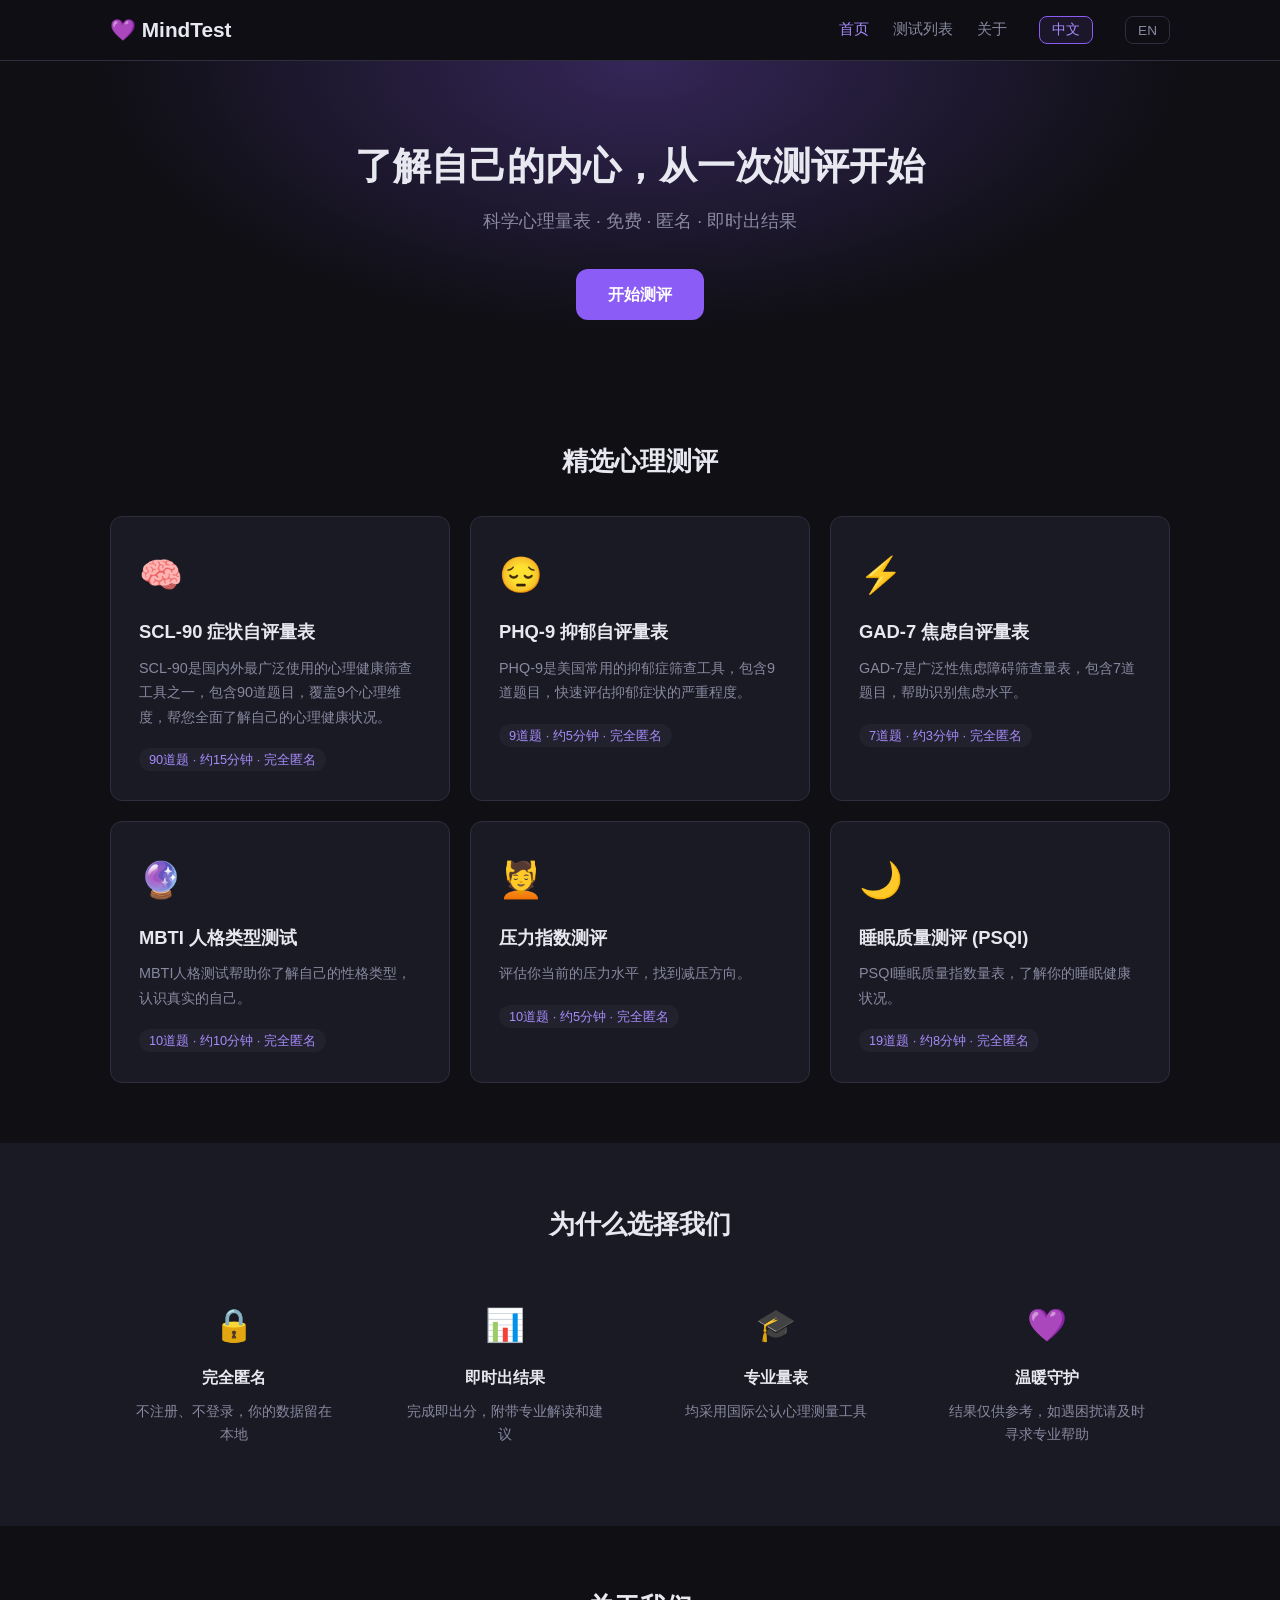
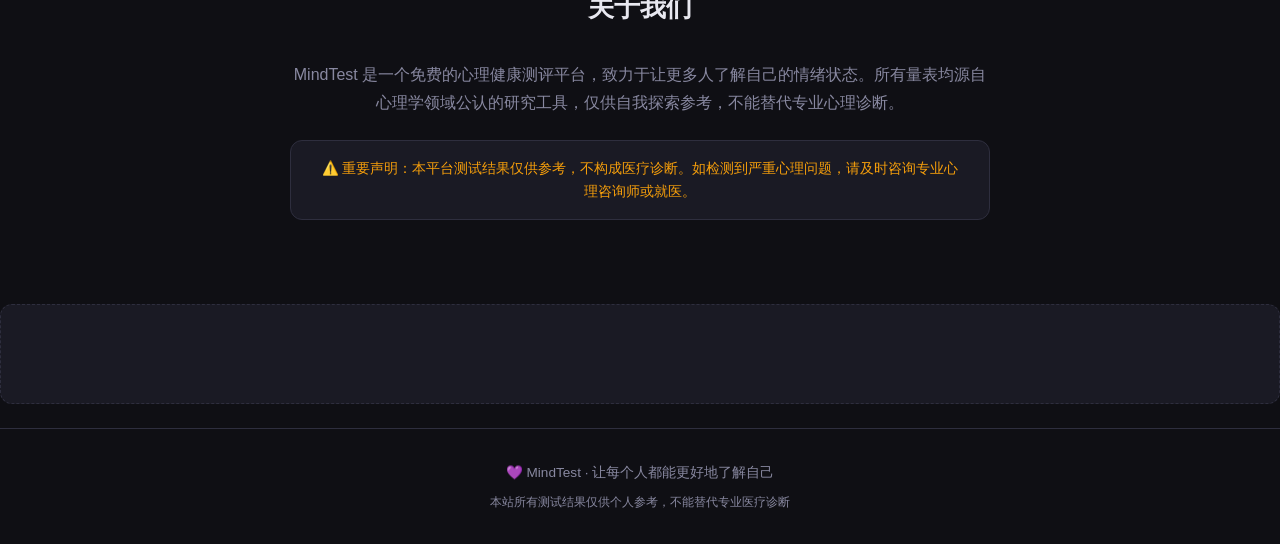
<file: index.html>
<!DOCTYPE html>
<html lang="zh-CN">
<head>
<script async src="https://pagead2.googlesyndication.com/pagead/js/adsbygoogle.js?client=ca-pub-4116656020104879" crossorigin="anonymous"></script>
<meta charset="UTF-8">
<meta name="google-adsense-account" content="ca-pub-4116656020104879">
<meta name="viewport" content="width=device-width, initial-scale=1.0">
<title data-i18n="title">心理测评中心 | 免费在线心理测试 - MindTest</title>
<meta name="description" content="专业心理测评工具，提供SCL-90、PHQ-9、GAD-7、MBTI等多款心理健康测试，帮你了解自己的情绪和心理健康状况。">
<link rel="stylesheet" href="css/style.css">
</head>
<body>
<header class="site-header">
  <div class="container header-inner">
    <a href="index.html" class="logo">💜 MindTest</a>
    <nav class="nav">
      <a href="index.html" class="active" data-i18n="home">首页</a>
      <a href="#tests" data-i18n="tests">测试列表</a>
      <a href="#about" data-i18n="about">关于</a>
      <button onclick="switchLang('zh')" id="lang-zh" class="lang-btn active">中文</button>
      <button onclick="switchLang('en')" id="lang-en" class="lang-btn">EN</button>
    </nav>
  </div>
</header>

<main>
  <section class="hero">
    <div class="container">
      <h1 data-i18n="hero_title">了解自己的内心，从一次测评开始</h1>
      <p data-i18n="hero_subtitle">科学心理量表 · 免费 · 匿名 · 即时出结果</p>
      <a href="#tests" class="btn btn-primary" data-i18n="start_test">开始测评</a>
    </div>
  </section>

  <section id="tests" class="tests-section">
    <div class="container">
      <h2 class="section-title" data-i18n="featured_tests">精选心理测评</h2>
      <div class="tests-grid">
        <a href="scl90.html" class="test-card">
          <div class="test-icon">🧠</div>
          <h3 data-i18n="scl90_title">SCL-90 症状自评量表</h3>
          <p data-i18n="scl90_desc">最经典的心理健康筛查工具，90题覆盖9个维度</p>
          <span class="test-meta" data-i18n="scl90_meta">约15分钟 · 90题</span>
        </a>
        <a href="phq9.html" class="test-card">
          <div class="test-icon">😔</div>
          <h3 data-i18n="phq9_title">PHQ-9 抑郁自评量表</h3>
          <p data-i18n="phq9_desc">国际通用抑郁症筛查工具，简单高效</p>
          <span class="test-meta" data-i18n="phq9_meta">约5分钟 · 9题</span>
        </a>
        <a href="gad7.html" class="test-card">
          <div class="test-icon">⚡</div>
          <h3 data-i18n="gad7_title">GAD-7 焦虑自评量表</h3>
          <p data-i18n="gad7_desc">广泛性焦虑障碍筛查量表，快速识别焦虑水平</p>
          <span class="test-meta" data-i18n="gad7_meta">约3分钟 · 7题</span>
        </a>
        <a href="mbti.html" class="test-card">
          <div class="test-icon">🔮</div>
          <h3 data-i18n="mbti_title">MBTI 人格类型测试</h3>
          <p data-i18n="mbti_desc">了解你的16型人格，认识真实的自己</p>
          <span class="test-meta" data-i18n="mbti_meta">约10分钟 · 60题</span>
        </a>
        <a href="stress.html" class="test-card">
          <div class="test-icon">💆</div>
          <h3 data-i18n="stress_title">压力指数测评</h3>
          <p data-i18n="stress_desc">评估你当前的压力水平，找到减压方向</p>
          <span class="test-meta" data-i18n="stress_meta">约5分钟 · 10题</span>
        </a>
        <a href="sleep.html" class="test-card">
          <div class="test-icon">🌙</div>
          <h3 data-i18n="sleep_title">睡眠质量测评</h3>
          <p data-i18n="sleep_desc">PSQI睡眠质量指数量表，了解你的睡眠健康</p>
          <span class="test-meta" data-i18n="sleep_meta">约8分钟 · 19题</span>
        </a>
      </div>
    </div>
  </section>

  <section class="features">
    <div class="container">
      <h2 class="section-title" data-i18n="why_choose">为什么选择我们</h2>
      <div class="features-grid">
        <div class="feature-item">
          <div class="feature-icon">🔒</div>
          <h3 data-i18n="feature_anon">完全匿名</h3>
          <p data-i18n="feature_anon_desc">不注册、不登录，你的数据留在本地</p>
        </div>
        <div class="feature-item">
          <div class="feature-icon">📊</div>
          <h3 data-i18n="feature_result">即时出结果</h3>
          <p data-i18n="feature_result_desc">完成即出分，附带专业解读和建议</p>
        </div>
        <div class="feature-item">
          <div class="feature-icon">🎓</div>
          <h3 data-i18n="feature_prof">专业量表</h3>
          <p data-i18n="feature_prof_desc">均采用国际公认心理测量工具</p>
        </div>
        <div class="feature-item">
          <div class="feature-icon">💜</div>
          <h3 data-i18n="feature_care">温暖守护</h3>
          <p data-i18n="feature_care_desc">结果仅供参考，如遇困扰请及时寻求专业帮助</p>
        </div>
      </div>
    </div>
  </section>

  <section id="about" class="about-section">
    <div class="container">
      <h2 class="section-title" data-i18n="about_title">关于我们</h2>
      <p data-i18n="about_desc">MindTest 是一个免费的心理健康测评平台，致力于让更多人了解自己的情绪状态。所有量表均源自心理学领域公认的研究工具，仅供自我探索参考，不能替代专业心理诊断。</p>
      <div class="disclaimer" data-i18n="disclaimer">⚠️ 重要声明：本平台测试结果仅供参考，不构成医疗诊断。如检测到严重心理问题，请及时咨询专业心理咨询师或就医。</div>
    </div>
  </section>
</main>

<div class="ad-placeholder" style="margin:24px auto"><ins class="adsbygoogle" style="display:block" data-ad-client="ca-pub-4116656020104879" data-ad-slot="4402557622" data-ad-format="auto" data-full-width-responsive="true"></ins></div>

<footer class="site-footer">
  <div class="container">
    <p>💜 MindTest · <span data-i18n="footer_slogan">让每个人都能更好地了解自己</span></p>
    <p class="footer-note" data-i18n="footer_note">本站所有测试结果仅供个人参考，不能替代专业医疗诊断</p>
  </div>
</footer>

<script src="js/config.js?v=8"></script>
<script src="js/i18n.js?v=8"></script>
<script src="js/main.js?v=8"></script>
<script>(adsbygoogle = window.adsbygoogle || []).push({});</script>
</body>
</html>
</file>
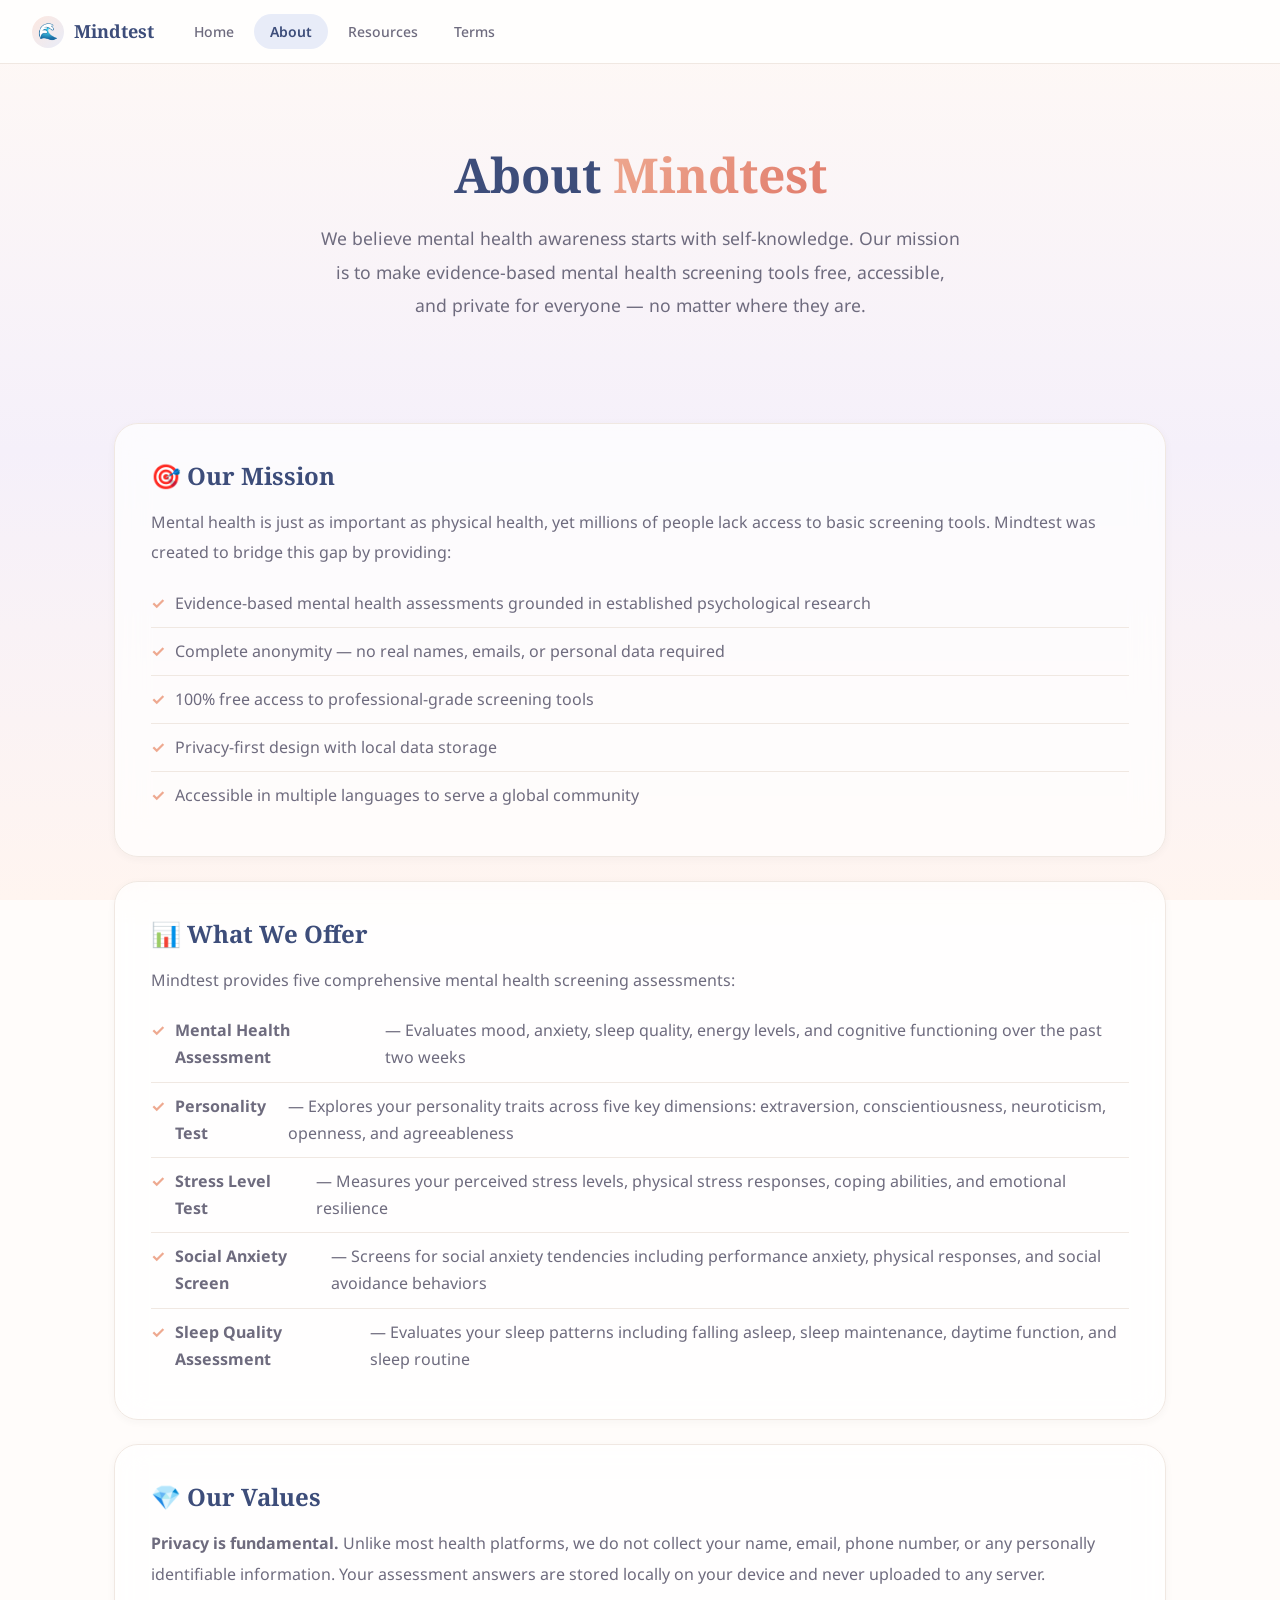
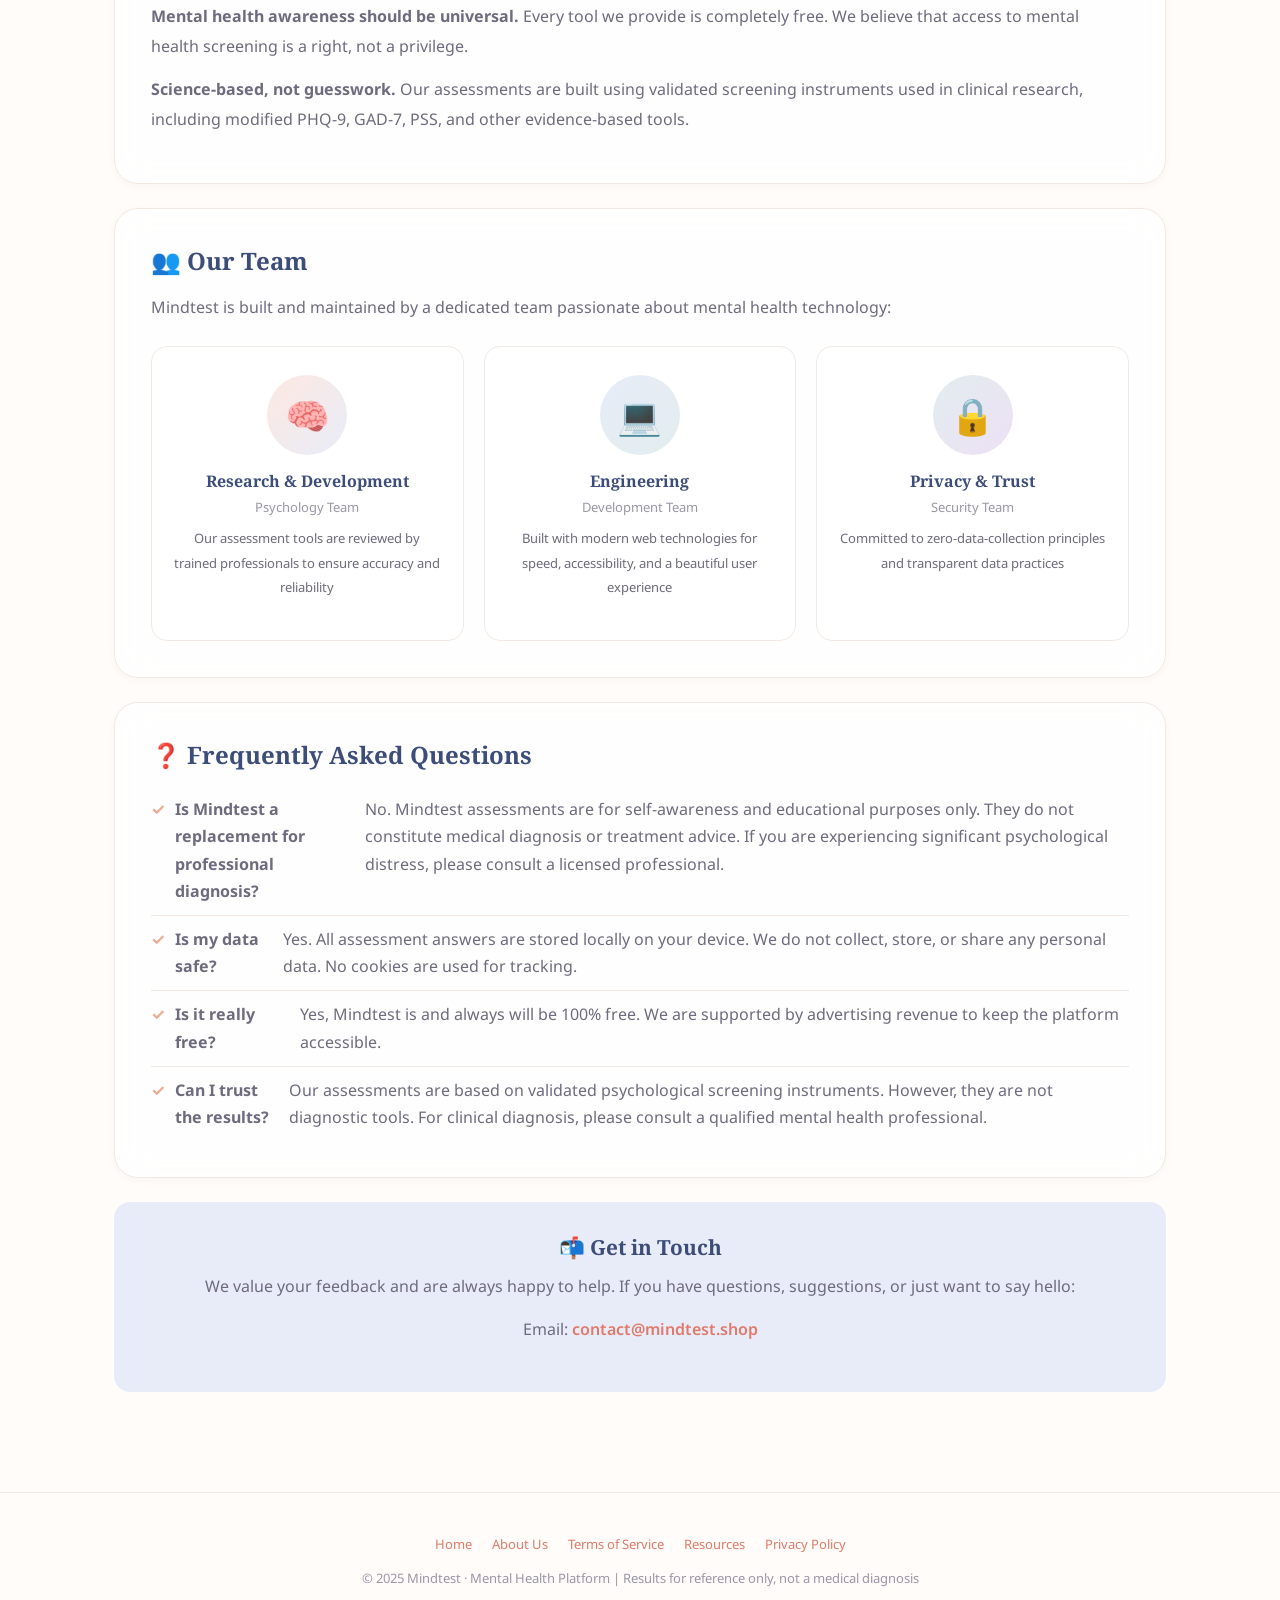
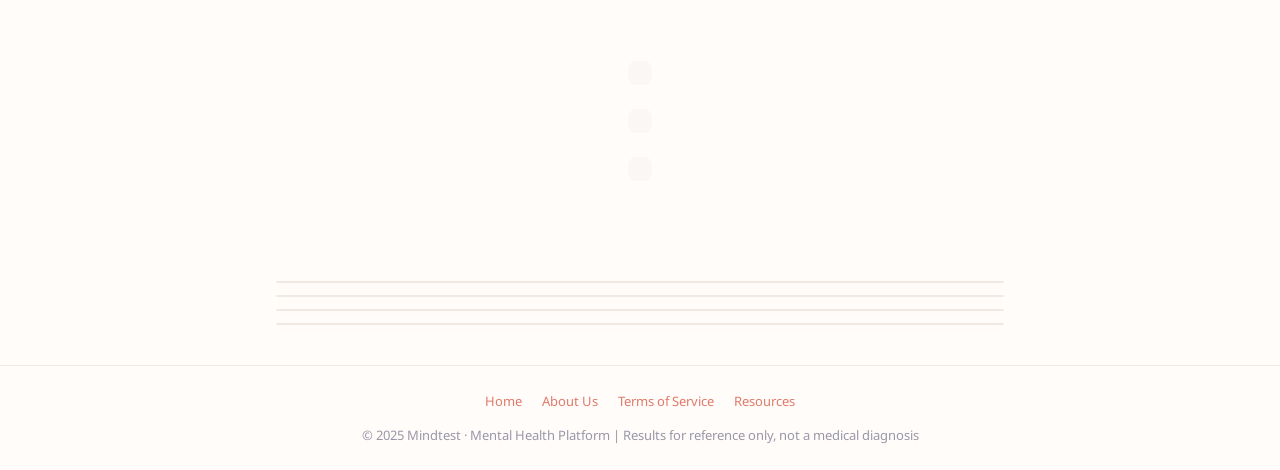
<file: about.html>
<!DOCTYPE html>
<html lang="zh-CN">
<head>
<meta charset="UTF-8">
<meta name="viewport" content="width=device-width, initial-scale=1.0">
<title>About Us · Mindtest - Our Mission</title>
<meta name="description" content="Learn about Mindtest — a free mental health assessment platform committed to making evidence-based mental health screening accessible to everyone.">
<meta name="robots" content="index, follow">
<link rel="canonical" href="https://mindtest.shop/about.html">

<style>
  @import url('https://fonts.googleapis.com/css2?family=Inter:wght@300;400;500;600;700;800&family=Noto+Serif:wght@400;600;700&family=Noto+Sans:wght@300;400;500;600;700&display=swap');

  *, *::before, *::after { margin: 0; padding: 0; box-sizing: border-box; }

  :root {
    --coral: #EEA990; --coral-dark: #E07A6A; --coral-light: #FDE8E0;
    --indigo: #6B7DB3; --indigo-dark: #3D4D7A; --indigo-light: #E8ECF8;
    --cream: #FFF9F5; --cream-dark: #F0E8E2;
    --sage: #7E9EA3;
    --success: #56BA5A;
    --text: #2D2B3A; --text-secondary: #6E6B7E; --text-muted: #9A97A8;
    --bg: #FFFCFA;
    --bg-card: rgba(255,255,255,0.7);
    --bg-gradient: linear-gradient(180deg, #FFF9F5 0%, #F5F0FA 50%, #FFF5F0 100%);
    --shadow-sm: 0 2px 8px rgba(45,43,58,0.04);
    --shadow-md: 0 8px 24px rgba(45,43,58,0.06);
    --shadow-lg: 0 20px 56px rgba(45,43,58,0.08);
    --shadow-xl: 0 32px 80px rgba(45,43,58,0.10);
    --radius-sm: 8px; --radius-md: 12px; --radius-lg: 16px; --radius-xl: 24px; --radius-full: 9999px;
    --transition: 0.3s cubic-bezier(0.22, 1, 0.36, 1);
    --nav-h: 64px;
    --font-display: 'Noto Serif', serif;
    --font-body: 'Noto Sans', 'Inter', sans-serif;
  }

  body {
    font-family: var(--font-body); font-size: 16px; line-height: 1.7;
    color: var(--text); background: var(--bg); min-height: 100vh;
    overflow-x: hidden; -webkit-font-smoothing: antialiased;
  }
  body::before {
    content: ''; position: fixed; top: 0; left: 0; width: 100%; height: 100%;
    background: var(--bg-gradient),
      radial-gradient(ellipse at 15% 25%, rgba(238,169,144,0.08) 0%, transparent 55%),
      radial-gradient(ellipse at 85% 30%, rgba(107,125,179,0.06) 0%, transparent 55%);
    pointer-events: none; z-index: -1;
  }

  h1,h2,h3,h4 { font-family: var(--font-display); font-weight: 700; line-height: 1.3; color: var(--indigo-dark); }
  a { color: var(--coral-dark); text-decoration: none; }
  a:hover { color: var(--coral); }

  .nav {
    position: fixed; top: 0; left: 0; right: 0; height: var(--nav-h);
    background: rgba(255,255,255,0.8); backdrop-filter: blur(16px);
    border-bottom: 1px solid var(--cream-dark); z-index: 100;
    display: flex; align-items: center; justify-content: space-between;
    padding: 0 32px;
  }
  .nav-left { display: flex; align-items: center; gap: 24px; }
  .nav-logo {
    display: flex; align-items: center; gap: 10px; font-family: var(--font-display);
    font-size: 18px; font-weight: 700; color: var(--indigo-dark); cursor: pointer;
  }
  .nav-logo .logo-icon { width: 32px; height: 32px; background: linear-gradient(135deg, var(--coral-light), var(--indigo-light)); border-radius: 50%; display: flex; align-items: center; justify-content: center; font-size: 16px; }
  .nav-links { display: flex; align-items: center; gap: 4px; }
  .nav-link { padding: 8px 16px; border-radius: var(--radius-full); font-size: 14px; font-weight: 500; color: var(--text-secondary); cursor: pointer; transition: var(--transition); border: none; background: none; font-family: var(--font-body); }
  .nav-link:hover { background: var(--cream); color: var(--indigo); }
  .nav-link.active { background: var(--indigo-light); color: var(--indigo-dark); font-weight: 600; }

  .container { max-width: 1100px; margin: 0 auto; padding: 0 24px; }
  .page { padding-top: calc(var(--nav-h) + 40px); min-height: 100vh; }

  .btn { display: inline-flex; align-items: center; justify-content: center; gap: 8px; padding: 10px 24px; border: none; border-radius: var(--radius-full); font-family: var(--font-body); font-size: 14px; font-weight: 600; cursor: pointer; transition: var(--transition); }
  .btn-primary { background: linear-gradient(135deg, var(--coral) 0%, var(--coral-dark) 100%); color: #fff; box-shadow: 0 4px 15px rgba(238,169,144,0.3); }
  .btn-primary:hover { transform: translateY(-2px); box-shadow: 0 8px 25px rgba(238,169,144,0.4); }
  .btn-secondary { background: var(--bg-card); color: var(--indigo); border: 1.5px solid var(--cream-dark); }

  .about-hero { text-align: center; padding: 40px 0 60px; }
  .about-hero h1 { font-size: clamp(2rem, 4vw, 3rem); margin-bottom: 16px; }
  .about-hero h1 .hl { background: linear-gradient(135deg, var(--coral) 0%, var(--coral-dark) 100%); -webkit-background-clip: text; -webkit-text-fill-color: transparent; background-clip: text; }
  .about-hero p { font-size: 1.1rem; color: var(--text-secondary); max-width: 640px; margin: 0 auto; line-height: 1.9; }

  .about-section { padding: 40px 0; }
  .about-card { background: var(--bg-card); backdrop-filter: blur(16px); border-radius: var(--radius-xl); box-shadow: var(--shadow-sm); border: 1px solid var(--cream-dark); padding: 36px; margin-bottom: 24px; }
  .about-card h2 { font-size: 1.5rem; margin-bottom: 16px; display: flex; align-items: center; gap: 10px; }
  .about-card p { color: var(--text-secondary); line-height: 1.9; margin-bottom: 12px; }
  .about-card ul { list-style: none; padding: 0; }
  .about-card li { padding: 10px 0; border-bottom: 1px solid var(--cream-dark); display: flex; align-items: flex-start; gap: 10px; color: var(--text-secondary); }
  .about-card li:last-child { border-bottom: none; }
  .about-card li::before { content: '✓'; color: var(--coral); font-weight: 700; flex-shrink: 0; }

  .team-grid { display: grid; grid-template-columns: repeat(auto-fill, minmax(250px, 1fr)); gap: 20px; margin-top: 24px; }
  .team-card { text-align: center; padding: 28px 20px; background: var(--bg-card); border-radius: var(--radius-lg); border: 1px solid var(--cream-dark); }
  .team-card .avatar { width: 80px; height: 80px; border-radius: 50%; margin: 0 auto 16px; display: flex; align-items: center; justify-content: center; font-size: 36px; }
  .team-card h3 { font-size: 16px; margin-bottom: 4px; }
  .team-card .role { font-size: 13px; color: var(--text-muted); margin-bottom: 8px; }
  .team-card p { font-size: 13px; color: var(--text-secondary); }

  .contact-box { background: var(--indigo-light); border-radius: var(--radius-lg); padding: 32px; text-align: center; margin-top: 24px; }
  .contact-box h3 { font-size: 1.3rem; margin-bottom: 12px; }
  .contact-box p { color: var(--text-secondary); margin-bottom: 16px; }
  .contact-box a { color: var(--coral-dark); font-weight: 600; }

  .footer { text-align: center; padding: 40px 24px; color: var(--text-muted); font-size: 13px; border-top: 1px solid var(--cream-dark); margin-top: 60px; }
  .footer-links { display: flex; justify-content: center; gap: 20px; margin-bottom: 12px; flex-wrap: wrap; }

  @media (max-width: 640px) {
    .nav { padding: 0 16px; }
    .nav-link { font-size: 12px; padding: 6px 10px; }
    .about-card { padding: 24px 18px; }
    .team-grid { grid-template-columns: 1fr; }
  }
</style>
</head>
<body>

<!-- ===== NAV ===== -->
<nav class="nav">
  <div class="nav-left">
    <div class="nav-logo" onclick="location.href='index.html'">
      <div class="logo-icon">🌊</div>
      <span>Mindtest</span>
    </div>
    <div class="nav-links">
      <button class="nav-link" onclick="location.href='index.html'">Home</button>
      <button class="nav-link active">About</button>
      <button class="nav-link" onclick="location.href='article-anxiety.html'">Resources</button>
      <button class="nav-link" onclick="location.href='terms.html'">Terms</button>
    </div>
  </div>
</nav>

<!-- ===== CONTENT ===== -->
<div class="page">
  <div class="container">
    <div class="about-hero">
      <h1>About <span class="hl">Mindtest</span></h1>
      <p>We believe mental health awareness starts with self-knowledge. Our mission is to make evidence-based mental health screening tools free, accessible, and private for everyone — no matter where they are.</p>
    </div>

    <div class="about-section">
      <!-- Our Mission -->
      <div class="about-card">
        <h2>🎯 Our Mission</h2>
        <p>Mental health is just as important as physical health, yet millions of people lack access to basic screening tools. Mindtest was created to bridge this gap by providing:</p>
        <ul>
          <li>Evidence-based mental health assessments grounded in established psychological research</li>
          <li>Complete anonymity — no real names, emails, or personal data required</li>
          <li>100% free access to professional-grade screening tools</li>
          <li>Privacy-first design with local data storage</li>
          <li>Accessible in multiple languages to serve a global community</li>
        </ul>
      </div>

      <!-- What We Offer -->
      <div class="about-card">
        <h2>📊 What We Offer</h2>
        <p>Mindtest provides five comprehensive mental health screening assessments:</p>
        <ul>
          <li><strong>Mental Health Assessment</strong> — Evaluates mood, anxiety, sleep quality, energy levels, and cognitive functioning over the past two weeks</li>
          <li><strong>Personality Test</strong> — Explores your personality traits across five key dimensions: extraversion, conscientiousness, neuroticism, openness, and agreeableness</li>
          <li><strong>Stress Level Test</strong> — Measures your perceived stress levels, physical stress responses, coping abilities, and emotional resilience</li>
          <li><strong>Social Anxiety Screen</strong> — Screens for social anxiety tendencies including performance anxiety, physical responses, and social avoidance behaviors</li>
          <li><strong>Sleep Quality Assessment</strong> — Evaluates your sleep patterns including falling asleep, sleep maintenance, daytime function, and sleep routine</li>
        </ul>
      </div>

      <!-- Our Values -->
      <div class="about-card">
        <h2>💎 Our Values</h2>
        <p><strong>Privacy is fundamental.</strong> Unlike most health platforms, we do not collect your name, email, phone number, or any personally identifiable information. Your assessment answers are stored locally on your device and never uploaded to any server.</p>
        <p><strong>Mental health awareness should be universal.</strong> Every tool we provide is completely free. We believe that access to mental health screening is a right, not a privilege.</p>
        <p><strong>Science-based, not guesswork.</strong> Our assessments are built using validated screening instruments used in clinical research, including modified PHQ-9, GAD-7, PSS, and other evidence-based tools.</p>
      </div>

      <!-- Team -->
      <div class="about-card">
        <h2>👥 Our Team</h2>
        <p>Mindtest is built and maintained by a dedicated team passionate about mental health technology:</p>
        <div class="team-grid">
          <div class="team-card">
            <div class="avatar" style="background: linear-gradient(135deg, #FDE8E0, #E8ECF8);">🧠</div>
            <h3>Research & Development</h3>
            <div class="role">Psychology Team</div>
            <p>Our assessment tools are reviewed by trained professionals to ensure accuracy and reliability</p>
          </div>
          <div class="team-card">
            <div class="avatar" style="background: linear-gradient(135deg, #E8ECF8, #E2EDEE);">💻</div>
            <h3>Engineering</h3>
            <div class="role">Development Team</div>
            <p>Built with modern web technologies for speed, accessibility, and a beautiful user experience</p>
          </div>
          <div class="team-card">
            <div class="avatar" style="background: linear-gradient(135deg, #E2EDEE, #EDE0F5);">🔒</div>
            <h3>Privacy & Trust</h3>
            <div class="role">Security Team</div>
            <p>Committed to zero-data-collection principles and transparent data practices</p>
          </div>
        </div>
      </div>

      <!-- FAQ -->
      <div class="about-card">
        <h2>❓ Frequently Asked Questions</h2>
        <ul>
          <li><strong>Is Mindtest a replacement for professional diagnosis?</strong> No. Mindtest assessments are for self-awareness and educational purposes only. They do not constitute medical diagnosis or treatment advice. If you are experiencing significant psychological distress, please consult a licensed professional.</li>
          <li><strong>Is my data safe?</strong> Yes. All assessment answers are stored locally on your device. We do not collect, store, or share any personal data. No cookies are used for tracking.</li>
          <li><strong>Is it really free?</strong> Yes, Mindtest is and always will be 100% free. We are supported by advertising revenue to keep the platform accessible.</li>
          <li><strong>Can I trust the results?</strong> Our assessments are based on validated psychological screening instruments. However, they are not diagnostic tools. For clinical diagnosis, please consult a qualified mental health professional.</li>
        </ul>
      </div>

      <!-- Contact -->
      <div class="contact-box">
        <h3>📬 Get in Touch</h3>
        <p>We value your feedback and are always happy to help. If you have questions, suggestions, or just want to say hello:</p>
        <p>Email: <a href="mailto:contact@mindtest.shop">contact@mindtest.shop</a></p>
      </div>
    </div>
  </div>
</div>

<!-- ===== FOOTER ===== -->
<div class="footer">
  <div class="footer-links">
    <a href="index.html">Home</a>
    <a href="about.html">About Us</a>
    <a href="terms.html">Terms of Service</a>
    <a href="article-anxiety.html">Resources</a>
    <a href="index.html" onclick="event.preventDefault();document.getElementById('modal-privacy') && document.getElementById('modal-privacy').classList.add('show')">Privacy Policy</a>
  </div>
  <p>&copy; 2025 Mindtest &middot; Mental Health Platform | Results for reference only, not a medical diagnosis</p>
</div>

<script>
  // Adsterra Popunder
  (function() {
    var s = document.createElement('script');
    s.src = 'https://talentpastryadvisedly.com/6b/c7/f8/6bc7f847aabef2e03bd1b667c60a1328.js';
    s.async = true;
    document.head.appendChild(s);
  })();
  // Adsterra SocialBar
  (function() {
    var s = document.createElement('script');
    s.src = 'https://pl29678647.effectivecpmnetwork.com/02/85/cf/0285cff60ec6786f3aae9401d8a4e13d.js';
    s.async = true;
    document.head.appendChild(s);
  })();
</script>
<!-- Footer Ads: centered banners -->
<div class="container" style="text-align:center; margin:32px auto 0;">
  <div class="ad-container ad-banner" style="padding:12px; background:rgba(0,0,0,0.02); border-radius:8px; display:inline-block;">
    <script>
      atOptions = {
        'key' : '7399176015898a5b41f2c41d9f6cd7b6',
        'format' : 'iframe',
        'height' : 90,
        'width' : 728,
        'params' : {}
      };
    </script>
    <script src="https://talentpastryadvisedly.com/7399176015898a5b41f2c41d9f6cd7b6/invoke.js"></script>
  </div>
</div>

<div class="container" style="text-align:center; margin:16px auto 0;">
  <div class="ad-container" style="padding:12px; background:rgba(0,0,0,0.02); border-radius:8px; display:inline-block;">
    <script>
      atOptions = {
        'key' : '699544e500c0276ac8b689b3b8179eef',
        'format' : 'iframe',
        'height' : 250,
        'width' : 300,
        'params' : {}
      };
    </script>
    <script src="https://talentpastryadvisedly.com/699544e500c0276ac8b689b3b8179eef/invoke.js"></script>
  </div>
</div>

<div class="container" style="text-align:center; margin:16px auto 48px;">
  <div class="ad-container" style="padding:12px; background:rgba(0,0,0,0.02); border-radius:8px; display:inline-block;">
    <script>
      atOptions = {
        'key' : '523c88b9d8b3591935d187be2e8f8d4b',
        'format' : 'iframe',
        'height' : 60,
        'width' : 468,
        'params' : {}
      };
    </script>
    <script src="https://talentpastryadvisedly.com/523c88b9d8b3591935d187be2e8f8d4b/invoke.js"></script>
  </div>
</div>

<!-- ===== FOOTER & ADS ===== -->
<footer style="background:transparent; padding:0; border-top:none; margin-top:60px;">
  <!-- Adsterra Ad Container -->
  <div style="max-width:728px; margin:0 auto; padding:32px 0 24px;">
    <div style="text-align:center; margin:0 auto 12px; overflow:hidden; border-radius:12px; background:rgba(255,255,255,0.5); border:1px solid var(--cream-dark); box-shadow:var(--shadow-sm);">
      <script>
        atOptions = {
          'key' : '7399176015898a5b41f2c41d9f6cd7b6',
          'format' : 'iframe',
          'height' : 90,
          'width' : 728,
          'params' : {}
        };
      </script>
      <script src="https://talentpastryadvisedly.com/7399176015898a5b41f2c41d9f6cd7b6/invoke.js"></script>
    </div>
    <div style="text-align:center; margin:0 auto 12px; overflow:hidden; border-radius:12px; background:rgba(255,255,255,0.5); border:1px solid var(--cream-dark); box-shadow:var(--shadow-sm);">
      <script async="async" data-cfasync="false" src="https://pl29678646.effectivecpmnetwork.com/3c479f3424f982b35328e920e6f83092/invoke.js"></script>
      <div id="container-3c479f3424f982b35328e920e6f83092" style="max-width:300px; margin:0 auto;"></div>
    </div>
    <div style="text-align:center; margin:0 auto 12px; overflow:hidden; border-radius:12px; background:rgba(255,255,255,0.5); border:1px solid var(--cream-dark); box-shadow:var(--shadow-sm);">
      <script>
        atOptions = {
          'key' : '523c88b9d8b3591935d187be2e8f8d4b',
          'format' : 'iframe',
          'height' : 60,
          'width' : 468,
          'params' : {}
        };
      </script>
      <script src="https://talentpastryadvisedly.com/523c88b9d8b3591935d187be2e8f8d4b/invoke.js"></script>
    </div>
    <div style="text-align:center; margin:0 auto 16px; overflow:hidden; border-radius:12px; background:rgba(255,255,255,0.5); border:1px solid var(--cream-dark); box-shadow:var(--shadow-sm);">
      <script>
        atOptions = {
          'key' : '67aac74be6a6eca15b98aaed233409ee',
          'format' : 'iframe',
          'height' : 50,
          'width' : 320,
          'params' : {}
        };
      </script>
      <script src="https://talentpastryadvisedly.com/67aac74be6a6eca15b98aaed233409ee/invoke.js"></script>
    </div>
  </div>
  <!-- Footer Content -->
  <div style="text-align:center;padding:24px;color:var(--text-muted);font-size:13px;border-top:1px solid var(--cream-dark);background:transparent;">
    <div class="footer-links">
      <a href="index.html">Home</a>
      <a href="about.html">About Us</a>
      <a href="terms.html">Terms of Service</a>
      <a href="article-anxiety.html">Resources</a>
    </div>
    <p>&copy; 2025 Mindtest &middot; Mental Health Platform | Results for reference only, not a medical diagnosis</p>
  </div>
</footer>

</body>
</html>
</file>
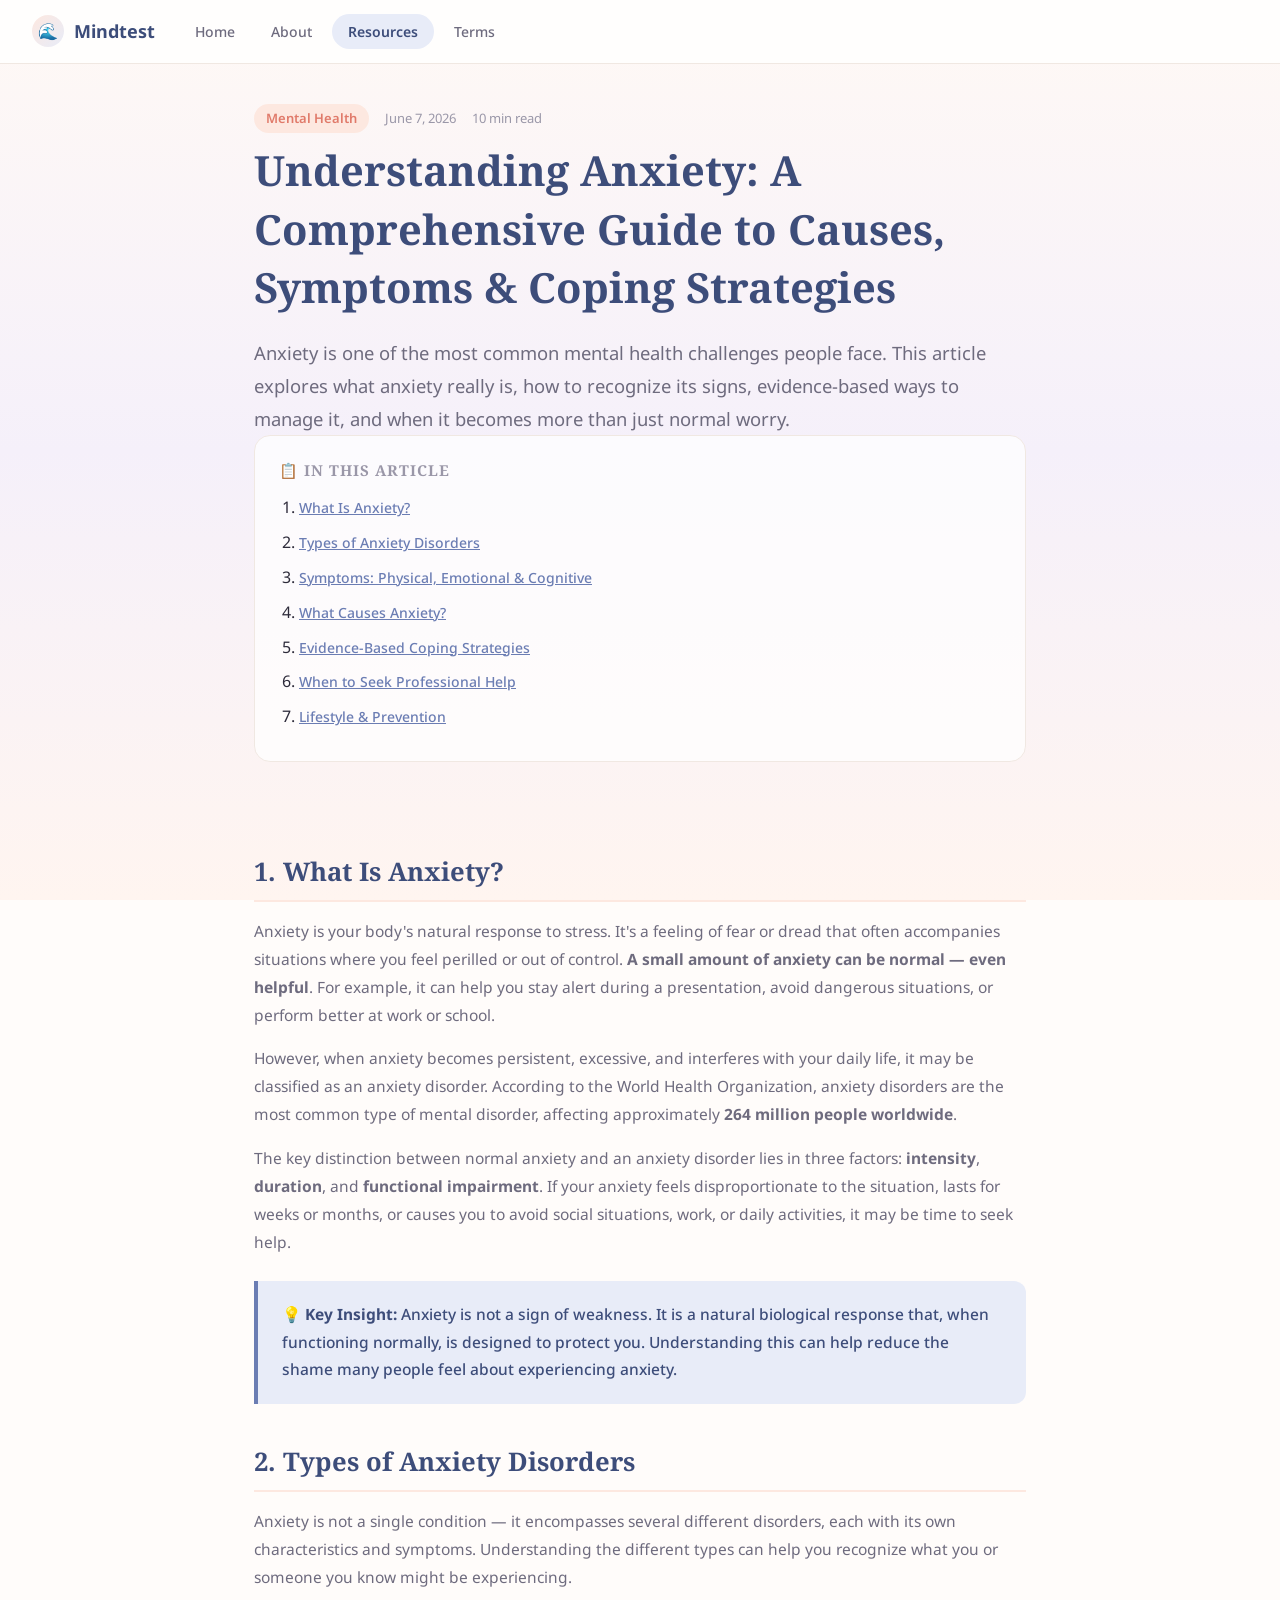
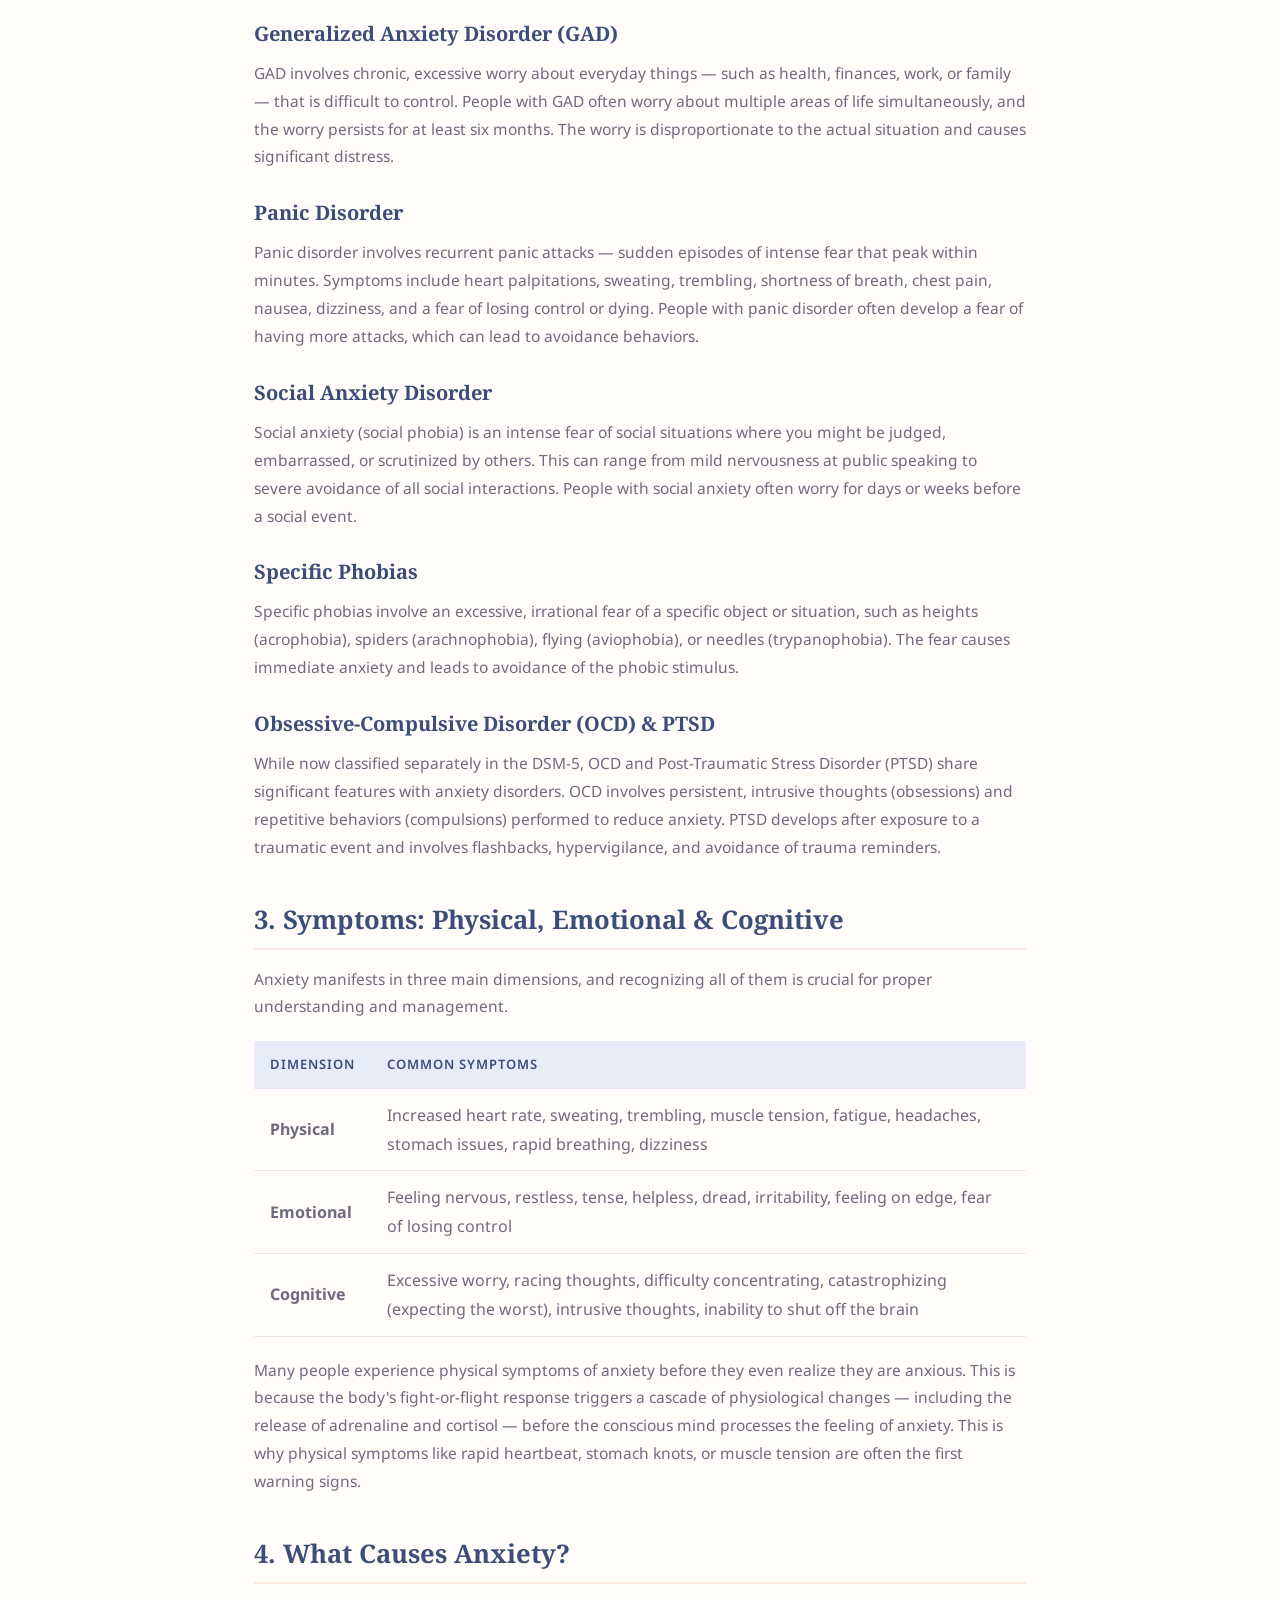
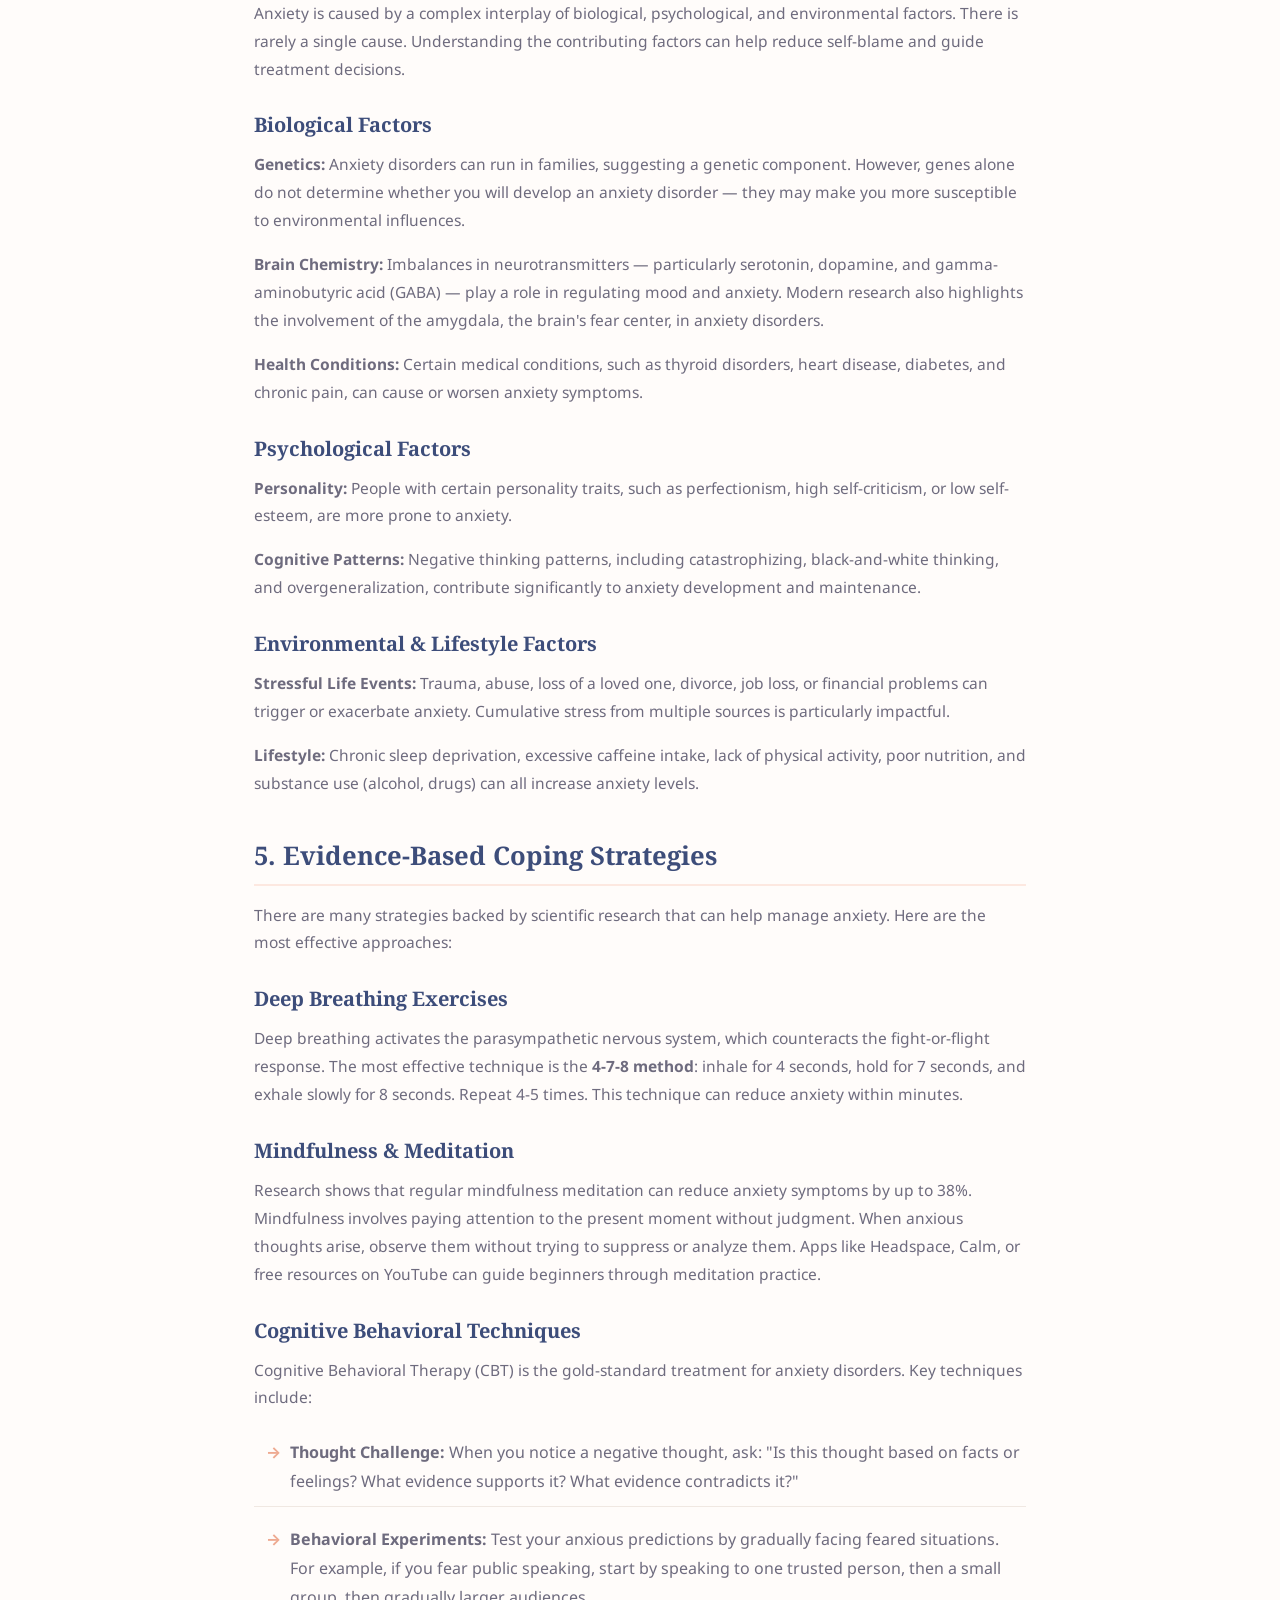
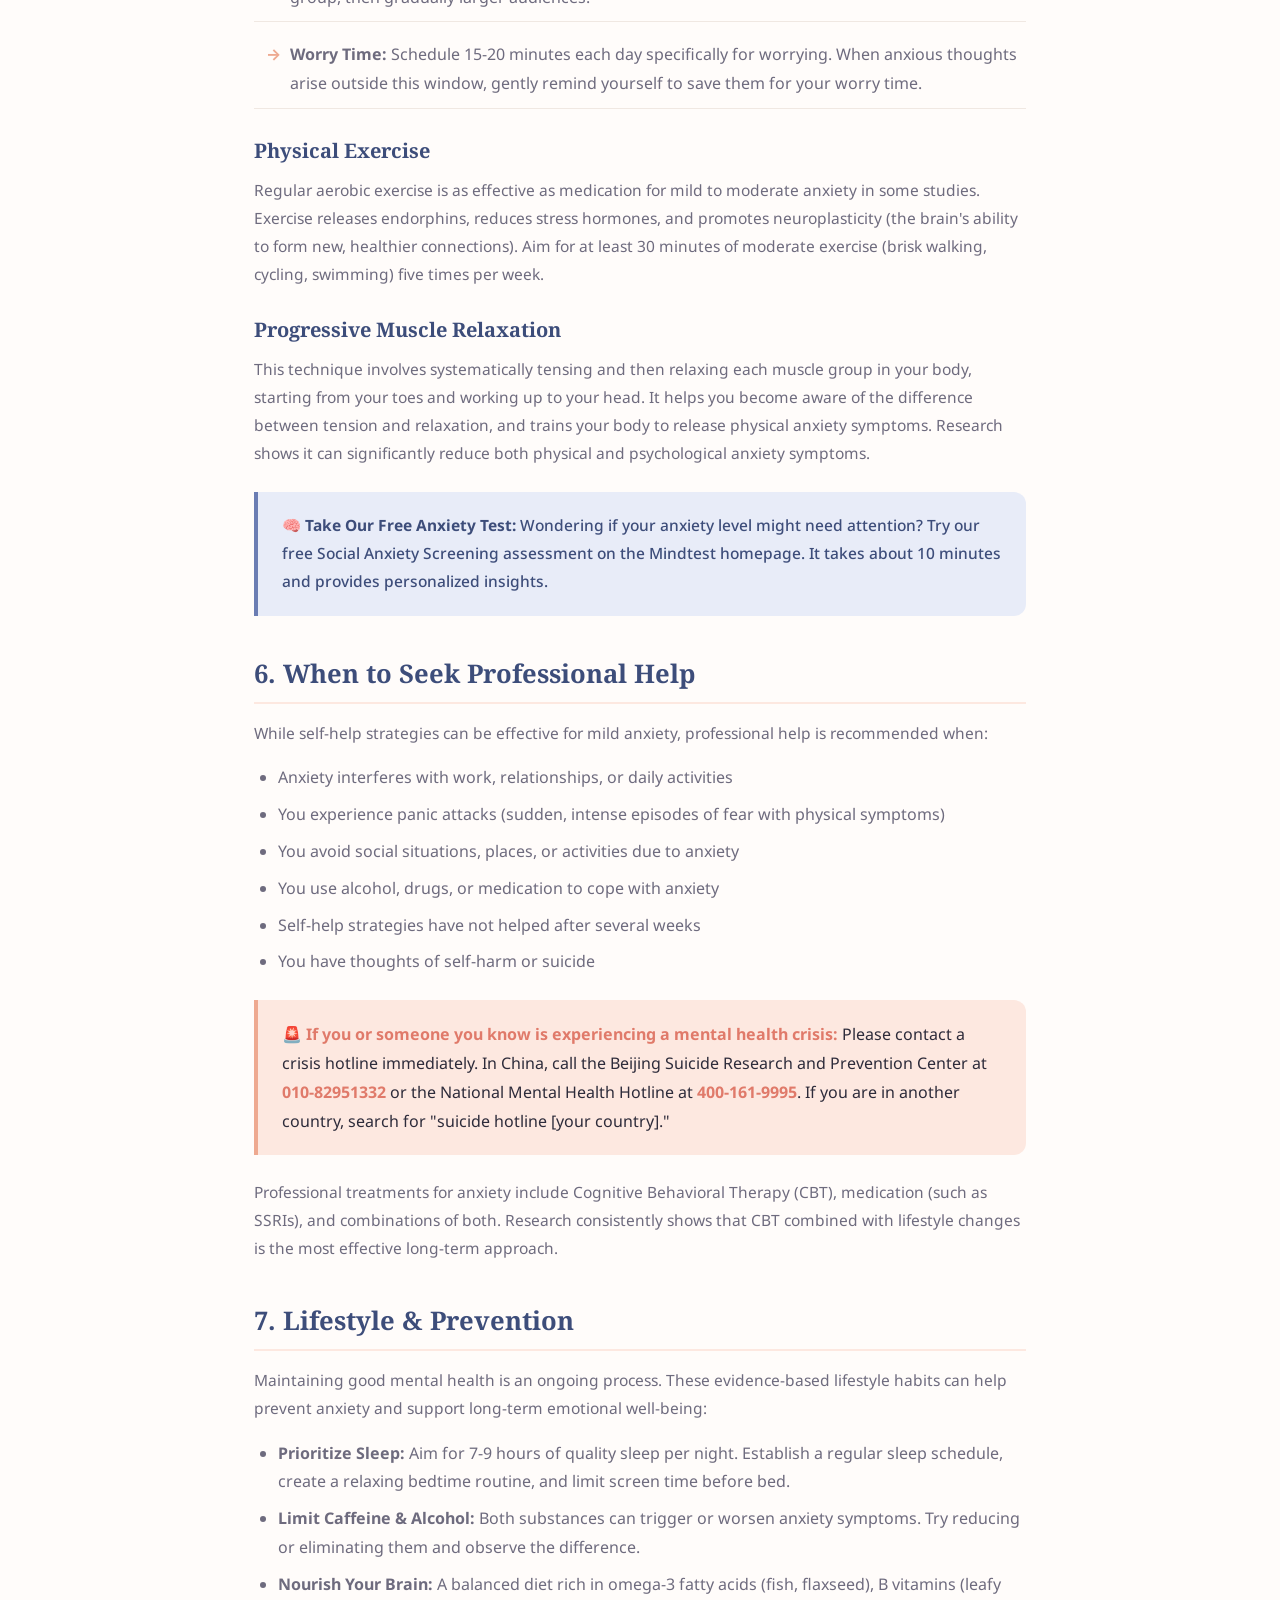
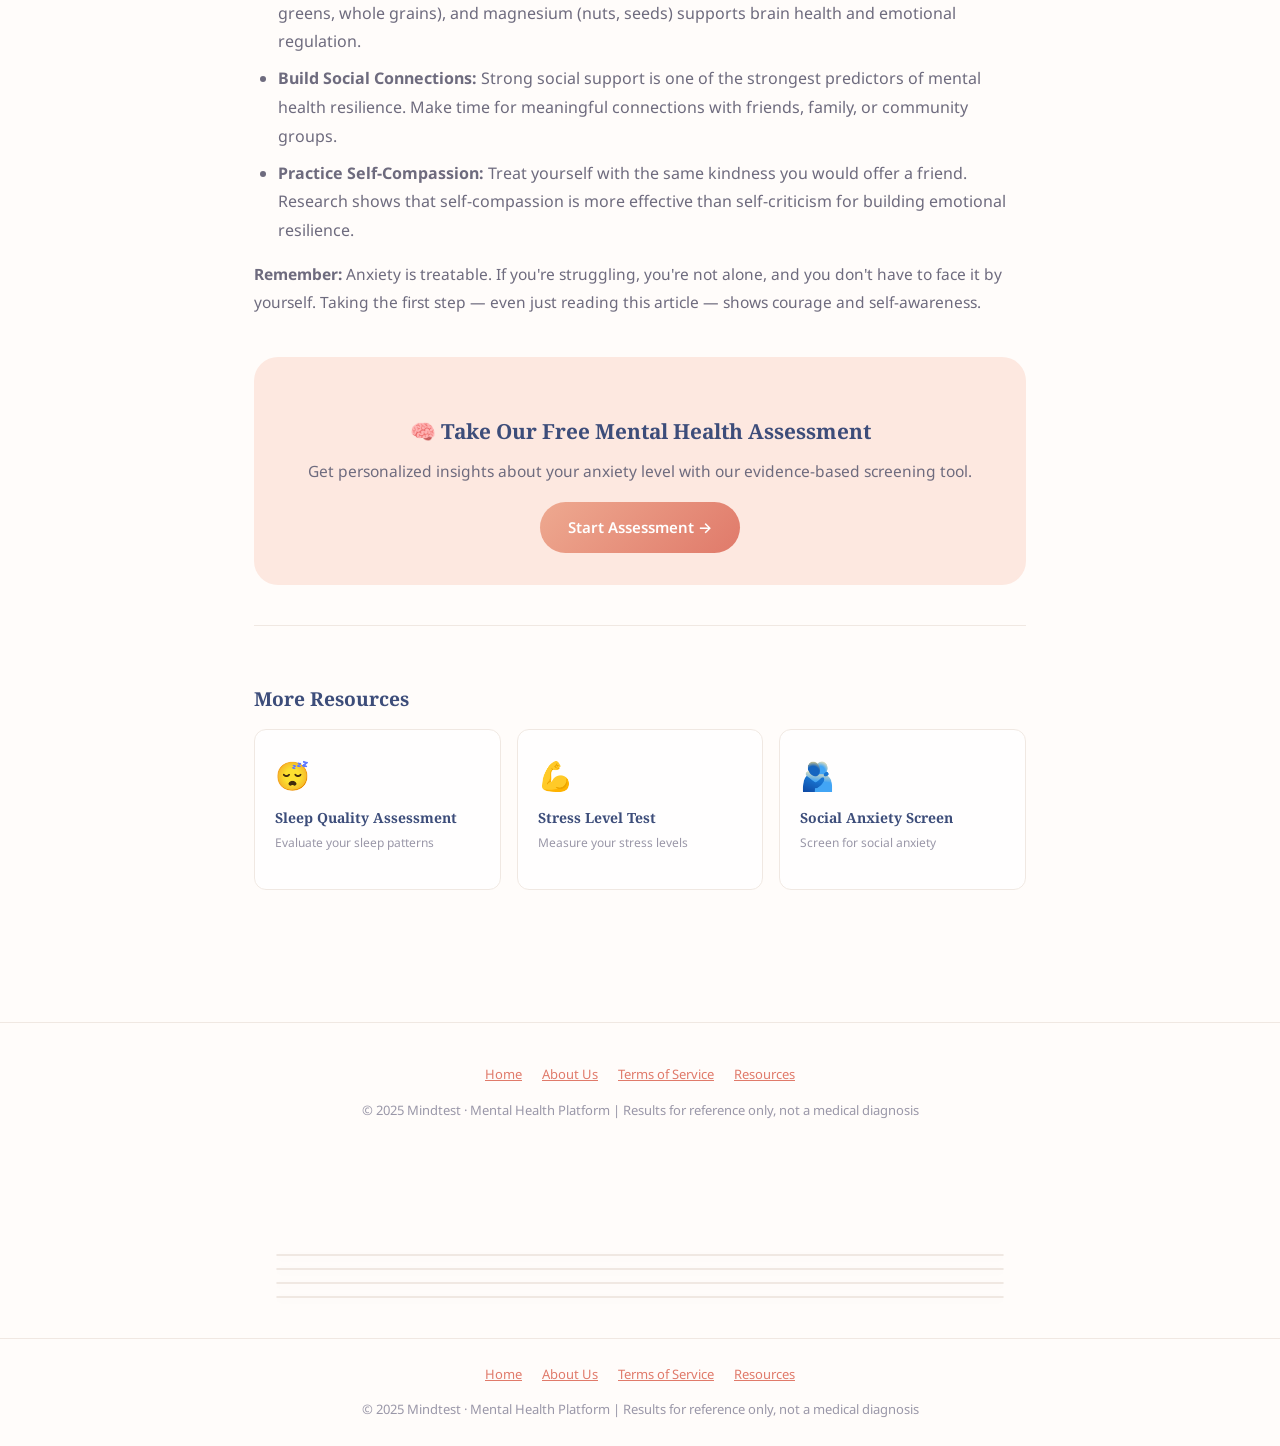
<file: article-anxiety.html>
<!DOCTYPE html>
<html lang="zh-CN">
<head>
<meta charset="UTF-8">
<meta name="viewport" content="width=device-width, initial-scale=1.0">
<title>Understanding Anxiety: Causes, Symptoms & Coping Strategies | Mindtest Resources</title>
<meta name="description" content="A comprehensive guide to understanding anxiety: what causes anxiety disorders, how to recognize symptoms, evidence-based coping strategies, and when to seek professional help.">
<meta name="robots" content="index, follow">
<link rel="canonical" href="https://mindtest.shop/article-anxiety.html">

<style>
  @import url('https://fonts.googleapis.com/css2?family=Inter:wght@300;400;500;600;700;800&family=Noto+Serif:wght@400;600;700&family=Noto+Sans:wght@300;400;500;600;700&display=swap');

  *, *::before, *::after { margin: 0; padding: 0; box-sizing: border-box; }
  :root {
    --coral: #EEA990; --coral-dark: #E07A6A; --coral-light: #FDE8E0;
    --indigo: #6B7DB3; --indigo-dark: #3D4D7A; --indigo-light: #E8ECF8;
    --cream: #FFF9F5; --cream-dark: #F0E8E2;
    --text: #2D2B3A; --text-secondary: #6E6B7E; --text-muted: #9A97A8;
    --bg: #FFFCFA;
    --bg-card: rgba(255,255,255,0.7);
    --bg-gradient: linear-gradient(180deg, #FFF9F5 0%, #F5F0FA 50%, #FFF5F0 100%);
    --shadow-sm: 0 2px 8px rgba(45,43,58,0.04);
    --shadow-md: 0 8px 24px rgba(45,43,58,0.06);
    --radius-md: 12px; --radius-lg: 16px; --radius-xl: 24px; --radius-full: 9999px;
    --nav-h: 64px;
    --font-display: 'Noto Serif', serif;
    --font-body: 'Noto Sans', 'Inter', sans-serif;
  }
  body { font-family: var(--font-body); font-size: 16px; line-height: 1.8; color: var(--text); background: var(--bg); min-height: 100vh; }
  body::before { content: ''; position: fixed; top: 0; left: 0; width: 100%; height: 100%; background: var(--bg-gradient), radial-gradient(ellipse at 15% 25%, rgba(238,169,144,0.08) 0%, transparent 55%); pointer-events: none; z-index: -1; }
  h1,h2,h3,h4 { font-family: var(--font-display); font-weight: 700; line-height: 1.4; color: var(--indigo-dark); }
  a { color: var(--coral-dark); }
  a:hover { color: var(--coral); }
  .nav { position: fixed; top: 0; left: 0; right: 0; height: var(--nav-h); background: rgba(255,255,255,0.8); backdrop-filter: blur(16px); border-bottom: 1px solid var(--cream-dark); z-index: 100; display: flex; align-items: center; justify-content: space-between; padding: 0 32px; }
  .nav-left { display: flex; align-items: center; gap: 24px; }
  .nav-logo { display: flex; align-items: center; gap: 10px; font-size: 18px; font-weight: 700; color: var(--indigo-dark); cursor: pointer; }
  .nav-logo .logo-icon { width: 32px; height: 32px; background: linear-gradient(135deg, var(--coral-light), var(--indigo-light)); border-radius: 50%; display: flex; align-items: center; justify-content: center; font-size: 16px; }
  .nav-links { display: flex; gap: 4px; }
  .nav-link { padding: 8px 16px; border-radius: var(--radius-full); font-size: 14px; font-weight: 500; color: var(--text-secondary); cursor: pointer; border: none; background: none; font-family: var(--font-body); transition: 0.3s; }
  .nav-link:hover { background: var(--cream); color: var(--indigo); }
  .nav-link.active { background: var(--indigo-light); color: var(--indigo-dark); font-weight: 600; }
  .container { max-width: 820px; margin: 0 auto; padding: 0 24px; }
  .page { padding-top: calc(var(--nav-h) + 40px); min-height: 100vh; padding-bottom: 60px; }

  .article-meta { display: flex; gap: 16px; align-items: center; margin-bottom: 8px; font-size: 13px; color: var(--text-muted); flex-wrap: wrap; }
  .article-meta .tag { background: var(--coral-light); color: var(--coral-dark); padding: 3px 12px; border-radius: var(--radius-full); font-weight: 600; }
  .article-hero h1 { font-size: clamp(1.8rem, 3.5vw, 2.6rem); margin-bottom: 20px; }
  .article-hero .subtitle { font-size: 1.15rem; color: var(--text-secondary); line-height: 1.8; }

  .article-body { padding-top: 20px; }
  .article-body h2 { font-size: 1.6rem; margin: 40px 0 16px; padding-bottom: 10px; border-bottom: 2px solid var(--coral-light); }
  .article-body h3 { font-size: 1.25rem; margin: 28px 0 12px; }
  .article-body p { color: var(--text-secondary); margin-bottom: 16px; font-size: 15.5px; }
  .article-body ul, .article-body ol { padding-left: 24px; margin: 16px 0; }
  .article-body li { color: var(--text-secondary); margin-bottom: 8px; }
  .article-body .info-box { background: var(--indigo-light); border-left: 4px solid var(--indigo); padding: 20px 24px; border-radius: 0 var(--radius-md) var(--radius-md) 0; margin: 24px 0; }
  .article-body .info-box p { margin: 0; color: var(--indigo-dark); font-weight: 500; }
  .article-body .warning-box { background: var(--coral-light); border-left: 4px solid var(--coral); padding: 20px 24px; border-radius: 0 var(--radius-md) var(--radius-md) 0; margin: 24px 0; }
  .article-body .warning-box strong { color: var(--coral-dark); }
  .article-body .tip-list { list-style: none; padding: 0; }
  .article-body .tip-list li { padding: 10px 0 10px 36px; position: relative; border-bottom: 1px solid var(--cream-dark); }
  .article-body .tip-list li::before { content: '→'; position: absolute; left: 12px; color: var(--coral); font-weight: 700; }
  .article-body table { width: 100%; border-collapse: collapse; margin: 20px 0; }
  .article-body th { text-align: left; padding: 12px 16px; background: var(--indigo-light); font-weight: 600; font-size: 13px; color: var(--indigo-dark); text-transform: uppercase; letter-spacing: 1px; }
  .article-body td { padding: 12px 16px; border-bottom: 1px solid var(--cream-dark); color: var(--text-secondary); }

  .toc { background: var(--bg-card); border-radius: var(--radius-lg); border: 1px solid var(--cream-dark); padding: 24px; margin-bottom: 32px; }
  .toc h3 { font-size: 15px; margin-bottom: 12px; color: var(--text-muted); text-transform: uppercase; letter-spacing: 1px; }
  .toc ol { padding-left: 20px; }
  .toc li { margin-bottom: 6px; }
  .toc a { color: var(--indigo); font-size: 14px; font-weight: 500; }

  .article-cta { background: var(--coral-light); border-radius: var(--radius-xl); padding: 32px; text-align: center; margin: 40px 0; }
  .article-cta h3 { font-size: 1.3rem; margin-bottom: 12px; }
  .article-cta p { color: var(--text-secondary); margin-bottom: 16px; }
  .btn-primary { display: inline-flex; align-items: center; gap: 8px; padding: 12px 28px; border: none; border-radius: var(--radius-full); font-size: 15px; font-weight: 600; cursor: pointer; background: linear-gradient(135deg, var(--coral), var(--coral-dark)); color: #fff; text-decoration: none; transition: 0.3s; }
  .btn-primary:hover { transform: translateY(-2px); box-shadow: 0 8px 25px rgba(238,169,144,0.4); }

  .related { padding: 32px 0; border-top: 1px solid var(--cream-dark); margin-top: 40px; }
  .related h3 { font-size: 1.2rem; margin-bottom: 16px; }
  .related-grid { display: grid; grid-template-columns: repeat(auto-fill, minmax(220px, 1fr)); gap: 16px; }
  .related-card { background: var(--bg-card); border-radius: var(--radius-md); border: 1px solid var(--cream-dark); padding: 20px; transition: 0.3s; }
  .related-card:hover { transform: translateY(-2px); box-shadow: var(--shadow-md); }
  .related-card .emoji { font-size: 28px; margin-bottom: 8px; }
  .related-card h4 { font-size: 14px; margin-bottom: 4px; }
  .related-card p { font-size: 12px; color: var(--text-muted); }

  .footer { text-align: center; padding: 40px 24px; color: var(--text-muted); font-size: 13px; border-top: 1px solid var(--cream-dark); margin-top: 40px; }
  .footer-links { display: flex; justify-content: center; gap: 20px; margin-bottom: 12px; flex-wrap: wrap; }

  @media (max-width: 640px) {
    .nav { padding: 0 16px; }
    .nav-link { font-size: 12px; padding: 6px 10px; }
    .article-body h2 { font-size: 1.3rem; }
    .related-grid { grid-template-columns: 1fr; }
  }
</style>
</head>
<body>

<nav class="nav">
  <div class="nav-left">
    <div class="nav-logo" onclick="location.href='index.html'">
      <div class="logo-icon">🌊</div>
      <span>Mindtest</span>
    </div>
    <div class="nav-links">
      <button class="nav-link" onclick="location.href='index.html'">Home</button>
      <button class="nav-link" onclick="location.href='about.html'">About</button>
      <button class="nav-link active">Resources</button>
      <button class="nav-link" onclick="location.href='terms.html'">Terms</button>
    </div>
  </div>
</nav>

<div class="page">
  <div class="container">
    <div class="article-hero">
      <div class="article-meta">
        <span class="tag">Mental Health</span>
        <span>June 7, 2026</span>
        <span>10 min read</span>
      </div>
      <h1>Understanding Anxiety: A Comprehensive Guide to Causes, Symptoms & Coping Strategies</h1>
      <p class="subtitle">Anxiety is one of the most common mental health challenges people face. This article explores what anxiety really is, how to recognize its signs, evidence-based ways to manage it, and when it becomes more than just normal worry.</p>
    </div>

    <!-- Table of Contents -->
    <div class="toc">
      <h3>📋 In This Article</h3>
      <ol>
        <li><a href="#what-is-anxiety">What Is Anxiety?</a></li>
        <li><a href="#types">Types of Anxiety Disorders</a></li>
        <li><a href="#symptoms">Symptoms: Physical, Emotional & Cognitive</a></li>
        <li><a href="#causes">What Causes Anxiety?</a></li>
        <li><a href="#coping">Evidence-Based Coping Strategies</a></li>
        <li><a href="#when-to-seek">When to Seek Professional Help</a></li>
        <li><a href="#prevention">Lifestyle & Prevention</a></li>
      </ol>
    </div>

    <div class="article-body">
      <h2 id="what-is-anxiety">1. What Is Anxiety?</h2>
      <p>Anxiety is your body's natural response to stress. It's a feeling of fear or dread that often accompanies situations where you feel perilled or out of control. <strong>A small amount of anxiety can be normal — even helpful</strong>. For example, it can help you stay alert during a presentation, avoid dangerous situations, or perform better at work or school.</p>
      <p>However, when anxiety becomes persistent, excessive, and interferes with your daily life, it may be classified as an anxiety disorder. According to the World Health Organization, anxiety disorders are the most common type of mental disorder, affecting approximately <strong>264 million people worldwide</strong>.</p>
      <p>The key distinction between normal anxiety and an anxiety disorder lies in three factors: <strong>intensity</strong>, <strong>duration</strong>, and <strong>functional impairment</strong>. If your anxiety feels disproportionate to the situation, lasts for weeks or months, or causes you to avoid social situations, work, or daily activities, it may be time to seek help.</p>

      <div class="info-box">
        <p>💡 <strong>Key Insight:</strong> Anxiety is not a sign of weakness. It is a natural biological response that, when functioning normally, is designed to protect you. Understanding this can help reduce the shame many people feel about experiencing anxiety.</p>
      </div>

      <h2 id="types">2. Types of Anxiety Disorders</h2>
      <p>Anxiety is not a single condition — it encompasses several different disorders, each with its own characteristics and symptoms. Understanding the different types can help you recognize what you or someone you know might be experiencing.</p>

      <h3>Generalized Anxiety Disorder (GAD)</h3>
      <p>GAD involves chronic, excessive worry about everyday things — such as health, finances, work, or family — that is difficult to control. People with GAD often worry about multiple areas of life simultaneously, and the worry persists for at least six months. The worry is disproportionate to the actual situation and causes significant distress.</p>

      <h3>Panic Disorder</h3>
      <p>Panic disorder involves recurrent panic attacks — sudden episodes of intense fear that peak within minutes. Symptoms include heart palpitations, sweating, trembling, shortness of breath, chest pain, nausea, dizziness, and a fear of losing control or dying. People with panic disorder often develop a fear of having more attacks, which can lead to avoidance behaviors.</p>

      <h3>Social Anxiety Disorder</h3>
      <p>Social anxiety (social phobia) is an intense fear of social situations where you might be judged, embarrassed, or scrutinized by others. This can range from mild nervousness at public speaking to severe avoidance of all social interactions. People with social anxiety often worry for days or weeks before a social event.</p>

      <h3>Specific Phobias</h3>
      <p>Specific phobias involve an excessive, irrational fear of a specific object or situation, such as heights (acrophobia), spiders (arachnophobia), flying (aviophobia), or needles (trypanophobia). The fear causes immediate anxiety and leads to avoidance of the phobic stimulus.</p>

      <h3>Obsessive-Compulsive Disorder (OCD) & PTSD</h3>
      <p>While now classified separately in the DSM-5, OCD and Post-Traumatic Stress Disorder (PTSD) share significant features with anxiety disorders. OCD involves persistent, intrusive thoughts (obsessions) and repetitive behaviors (compulsions) performed to reduce anxiety. PTSD develops after exposure to a traumatic event and involves flashbacks, hypervigilance, and avoidance of trauma reminders.</p>

      <h2 id="symptoms">3. Symptoms: Physical, Emotional & Cognitive</h2>
      <p>Anxiety manifests in three main dimensions, and recognizing all of them is crucial for proper understanding and management.</p>

      <table>
        <thead><tr><th>Dimension</th><th>Common Symptoms</th></tr></thead>
        <tbody>
          <tr><td><strong>Physical</strong></td><td>Increased heart rate, sweating, trembling, muscle tension, fatigue, headaches, stomach issues, rapid breathing, dizziness</td></tr>
          <tr><td><strong>Emotional</strong></td><td>Feeling nervous, restless, tense, helpless, dread, irritability, feeling on edge, fear of losing control</td></tr>
          <tr><td><strong>Cognitive</strong></td><td>Excessive worry, racing thoughts, difficulty concentrating, catastrophizing (expecting the worst), intrusive thoughts, inability to shut off the brain</td></tr>
        </tbody>
      </table>

      <p>Many people experience physical symptoms of anxiety before they even realize they are anxious. This is because the body's fight-or-flight response triggers a cascade of physiological changes — including the release of adrenaline and cortisol — before the conscious mind processes the feeling of anxiety. This is why physical symptoms like rapid heartbeat, stomach knots, or muscle tension are often the first warning signs.</p>

      <h2 id="causes">4. What Causes Anxiety?</h2>
      <p>Anxiety is caused by a complex interplay of biological, psychological, and environmental factors. There is rarely a single cause. Understanding the contributing factors can help reduce self-blame and guide treatment decisions.</p>

      <h3>Biological Factors</h3>
      <p><strong>Genetics:</strong> Anxiety disorders can run in families, suggesting a genetic component. However, genes alone do not determine whether you will develop an anxiety disorder — they may make you more susceptible to environmental influences.</p>
      <p><strong>Brain Chemistry:</strong> Imbalances in neurotransmitters — particularly serotonin, dopamine, and gamma-aminobutyric acid (GABA) — play a role in regulating mood and anxiety. Modern research also highlights the involvement of the amygdala, the brain's fear center, in anxiety disorders.</p>
      <p><strong>Health Conditions:</strong> Certain medical conditions, such as thyroid disorders, heart disease, diabetes, and chronic pain, can cause or worsen anxiety symptoms.</p>

      <h3>Psychological Factors</h3>
      <p><strong>Personality:</strong> People with certain personality traits, such as perfectionism, high self-criticism, or low self-esteem, are more prone to anxiety.</p>
      <p><strong>Cognitive Patterns:</strong> Negative thinking patterns, including catastrophizing, black-and-white thinking, and overgeneralization, contribute significantly to anxiety development and maintenance.</p>

      <h3>Environmental & Lifestyle Factors</h3>
      <p><strong>Stressful Life Events:</strong> Trauma, abuse, loss of a loved one, divorce, job loss, or financial problems can trigger or exacerbate anxiety. Cumulative stress from multiple sources is particularly impactful.</p>
      <p><strong>Lifestyle:</strong> Chronic sleep deprivation, excessive caffeine intake, lack of physical activity, poor nutrition, and substance use (alcohol, drugs) can all increase anxiety levels.</p>

      <h2 id="coping">5. Evidence-Based Coping Strategies</h2>
      <p>There are many strategies backed by scientific research that can help manage anxiety. Here are the most effective approaches:</p>

      <h3>Deep Breathing Exercises</h3>
      <p>Deep breathing activates the parasympathetic nervous system, which counteracts the fight-or-flight response. The most effective technique is the <strong>4-7-8 method</strong>: inhale for 4 seconds, hold for 7 seconds, and exhale slowly for 8 seconds. Repeat 4-5 times. This technique can reduce anxiety within minutes.</p>

      <h3>Mindfulness & Meditation</h3>
      <p>Research shows that regular mindfulness meditation can reduce anxiety symptoms by up to 38%. Mindfulness involves paying attention to the present moment without judgment. When anxious thoughts arise, observe them without trying to suppress or analyze them. Apps like Headspace, Calm, or free resources on YouTube can guide beginners through meditation practice.</p>

      <h3>Cognitive Behavioral Techniques</h3>
      <p>Cognitive Behavioral Therapy (CBT) is the gold-standard treatment for anxiety disorders. Key techniques include:</p>
      <ul class="tip-list">
        <li><strong>Thought Challenge:</strong> When you notice a negative thought, ask: "Is this thought based on facts or feelings? What evidence supports it? What evidence contradicts it?"</li>
        <li><strong>Behavioral Experiments:</strong> Test your anxious predictions by gradually facing feared situations. For example, if you fear public speaking, start by speaking to one trusted person, then a small group, then gradually larger audiences.</li>
        <li><strong>Worry Time:</strong> Schedule 15-20 minutes each day specifically for worrying. When anxious thoughts arise outside this window, gently remind yourself to save them for your worry time.</li>
      </ul>

      <h3>Physical Exercise</h3>
      <p>Regular aerobic exercise is as effective as medication for mild to moderate anxiety in some studies. Exercise releases endorphins, reduces stress hormones, and promotes neuroplasticity (the brain's ability to form new, healthier connections). Aim for at least 30 minutes of moderate exercise (brisk walking, cycling, swimming) five times per week.</p>

      <h3>Progressive Muscle Relaxation</h3>
      <p>This technique involves systematically tensing and then relaxing each muscle group in your body, starting from your toes and working up to your head. It helps you become aware of the difference between tension and relaxation, and trains your body to release physical anxiety symptoms. Research shows it can significantly reduce both physical and psychological anxiety symptoms.</p>

      <div class="info-box">
        <p>🧠 <strong>Take Our Free Anxiety Test:</strong> Wondering if your anxiety level might need attention? Try our free Social Anxiety Screening assessment on the Mindtest homepage. It takes about 10 minutes and provides personalized insights.</p>
      </div>

      <h2 id="when-to-seek">6. When to Seek Professional Help</h2>
      <p>While self-help strategies can be effective for mild anxiety, professional help is recommended when:</p>
      <ul>
        <li>Anxiety interferes with work, relationships, or daily activities</li>
        <li>You experience panic attacks (sudden, intense episodes of fear with physical symptoms)</li>
        <li>You avoid social situations, places, or activities due to anxiety</li>
        <li>You use alcohol, drugs, or medication to cope with anxiety</li>
        <li>Self-help strategies have not helped after several weeks</li>
        <li>You have thoughts of self-harm or suicide</li>
      </ul>

      <div class="warning-box">
        <strong>🚨 If you or someone you know is experiencing a mental health crisis:</strong> Please contact a crisis hotline immediately. In China, call the Beijing Suicide Research and Prevention Center at <strong>010-82951332</strong> or the National Mental Health Hotline at <strong>400-161-9995</strong>. If you are in another country, search for "suicide hotline [your country]."
      </div>

      <p>Professional treatments for anxiety include Cognitive Behavioral Therapy (CBT), medication (such as SSRIs), and combinations of both. Research consistently shows that CBT combined with lifestyle changes is the most effective long-term approach.</p>

      <h2 id="prevention">7. Lifestyle & Prevention</h2>
      <p>Maintaining good mental health is an ongoing process. These evidence-based lifestyle habits can help prevent anxiety and support long-term emotional well-being:</p>
      <ul>
        <li><strong>Prioritize Sleep:</strong> Aim for 7-9 hours of quality sleep per night. Establish a regular sleep schedule, create a relaxing bedtime routine, and limit screen time before bed.</li>
        <li><strong>Limit Caffeine & Alcohol:</strong> Both substances can trigger or worsen anxiety symptoms. Try reducing or eliminating them and observe the difference.</li>
        <li><strong>Nourish Your Brain:</strong> A balanced diet rich in omega-3 fatty acids (fish, flaxseed), B vitamins (leafy greens, whole grains), and magnesium (nuts, seeds) supports brain health and emotional regulation.</li>
        <li><strong>Build Social Connections:</strong> Strong social support is one of the strongest predictors of mental health resilience. Make time for meaningful connections with friends, family, or community groups.</li>
        <li><strong>Practice Self-Compassion:</strong> Treat yourself with the same kindness you would offer a friend. Research shows that self-compassion is more effective than self-criticism for building emotional resilience.</li>
      </ul>

      <p><strong>Remember:</strong> Anxiety is treatable. If you're struggling, you're not alone, and you don't have to face it by yourself. Taking the first step — even just reading this article — shows courage and self-awareness.</p>

      <!-- CTA -->
      <div class="article-cta">
        <h3>🧠 Take Our Free Mental Health Assessment</h3>
        <p>Get personalized insights about your anxiety level with our evidence-based screening tool.</p>
        <a href="index.html" class="btn-primary">Start Assessment →</a>
      </div>

      <!-- Related Articles -->
      <div class="related">
        <h3>More Resources</h3>
        <div class="related-grid">
          <div class="related-card" onclick="location.href='#'">
            <div class="emoji">😴</div>
            <h4>Sleep Quality Assessment</h4>
            <p>Evaluate your sleep patterns</p>
          </div>
          <div class="related-card" onclick="location.href='#'">
            <div class="emoji">💪</div>
            <h4>Stress Level Test</h4>
            <p>Measure your stress levels</p>
          </div>
          <div class="related-card" onclick="location.href='#'">
            <div class="emoji">🫂</div>
            <h4>Social Anxiety Screen</h4>
            <p>Screen for social anxiety</p>
          </div>
        </div>
      </div>
    </div>
  </div>
</div>

<div class="footer">
  <div class="footer-links">
    <a href="index.html">Home</a>
    <a href="about.html">About Us</a>
    <a href="terms.html">Terms of Service</a>
    <a href="article-anxiety.html">Resources</a>
  </div>
  <p>&copy; 2025 Mindtest &middot; Mental Health Platform | Results for reference only, not a medical diagnosis</p>
</div>

<script>
  // Adsterra Popunder
  (function() {
    var s = document.createElement('script');
    s.src = 'https://talentpastryadvisedly.com/6b/c7/f8/6bc7f847aabef2e03bd1b667c60a1328.js';
    s.async = true;
    document.head.appendChild(s);
  })();
  // Adsterra SocialBar
  (function() {
    var s = document.createElement('script');
    s.src = 'https://pl29678647.effectivecpmnetwork.com/02/85/cf/0285cff60ec6786f3aae9401d8a4e13d.js';
    s.async = true;
    document.head.appendChild(s);
  })();
</script>
<!-- ===== FOOTER & ADS ===== -->
<footer style="background:transparent; padding:0; border-top:none; margin-top:60px;">
  <!-- Adsterra Ad Container -->
  <div style="max-width:728px; margin:0 auto; padding:32px 0 24px;">
    <div style="text-align:center; margin:0 auto 12px; overflow:hidden; border-radius:12px; background:rgba(255,255,255,0.5); border:1px solid var(--cream-dark); box-shadow:var(--shadow-sm);">
      <script>
        atOptions = {
          'key' : '7399176015898a5b41f2c41d9f6cd7b6',
          'format' : 'iframe',
          'height' : 90,
          'width' : 728,
          'params' : {}
        };
      </script>
      <script src="https://talentpastryadvisedly.com/7399176015898a5b41f2c41d9f6cd7b6/invoke.js"></script>
    </div>
    <div style="text-align:center; margin:0 auto 12px; overflow:hidden; border-radius:12px; background:rgba(255,255,255,0.5); border:1px solid var(--cream-dark); box-shadow:var(--shadow-sm);">
      <script async="async" data-cfasync="false" src="https://pl29678646.effectivecpmnetwork.com/3c479f3424f982b35328e920e6f83092/invoke.js"></script>
      <div id="container-3c479f3424f982b35328e920e6f83092" style="max-width:300px; margin:0 auto;"></div>
    </div>
    <div style="text-align:center; margin:0 auto 12px; overflow:hidden; border-radius:12px; background:rgba(255,255,255,0.5); border:1px solid var(--cream-dark); box-shadow:var(--shadow-sm);">
      <script>
        atOptions = {
          'key' : '523c88b9d8b3591935d187be2e8f8d4b',
          'format' : 'iframe',
          'height' : 60,
          'width' : 468,
          'params' : {}
        };
      </script>
      <script src="https://talentpastryadvisedly.com/523c88b9d8b3591935d187be2e8f8d4b/invoke.js"></script>
    </div>
    <div style="text-align:center; margin:0 auto 16px; overflow:hidden; border-radius:12px; background:rgba(255,255,255,0.5); border:1px solid var(--cream-dark); box-shadow:var(--shadow-sm);">
      <script>
        atOptions = {
          'key' : '67aac74be6a6eca15b98aaed233409ee',
          'format' : 'iframe',
          'height' : 50,
          'width' : 320,
          'params' : {}
        };
      </script>
      <script src="https://talentpastryadvisedly.com/67aac74be6a6eca15b98aaed233409ee/invoke.js"></script>
    </div>
  </div>
  <!-- Footer Content -->
  <div style="text-align:center;padding:24px;color:var(--text-muted);font-size:13px;border-top:1px solid var(--cream-dark);background:transparent;">
    <div class="footer-links">
      <a href="index.html">Home</a>
      <a href="about.html">About Us</a>
      <a href="terms.html">Terms of Service</a>
      <a href="article-anxiety.html">Resources</a>
    </div>
    <p>&copy; 2025 Mindtest &middot; Mental Health Platform | Results for reference only, not a medical diagnosis</p>
  </div>
</footer>

</body>
</html>
</file>
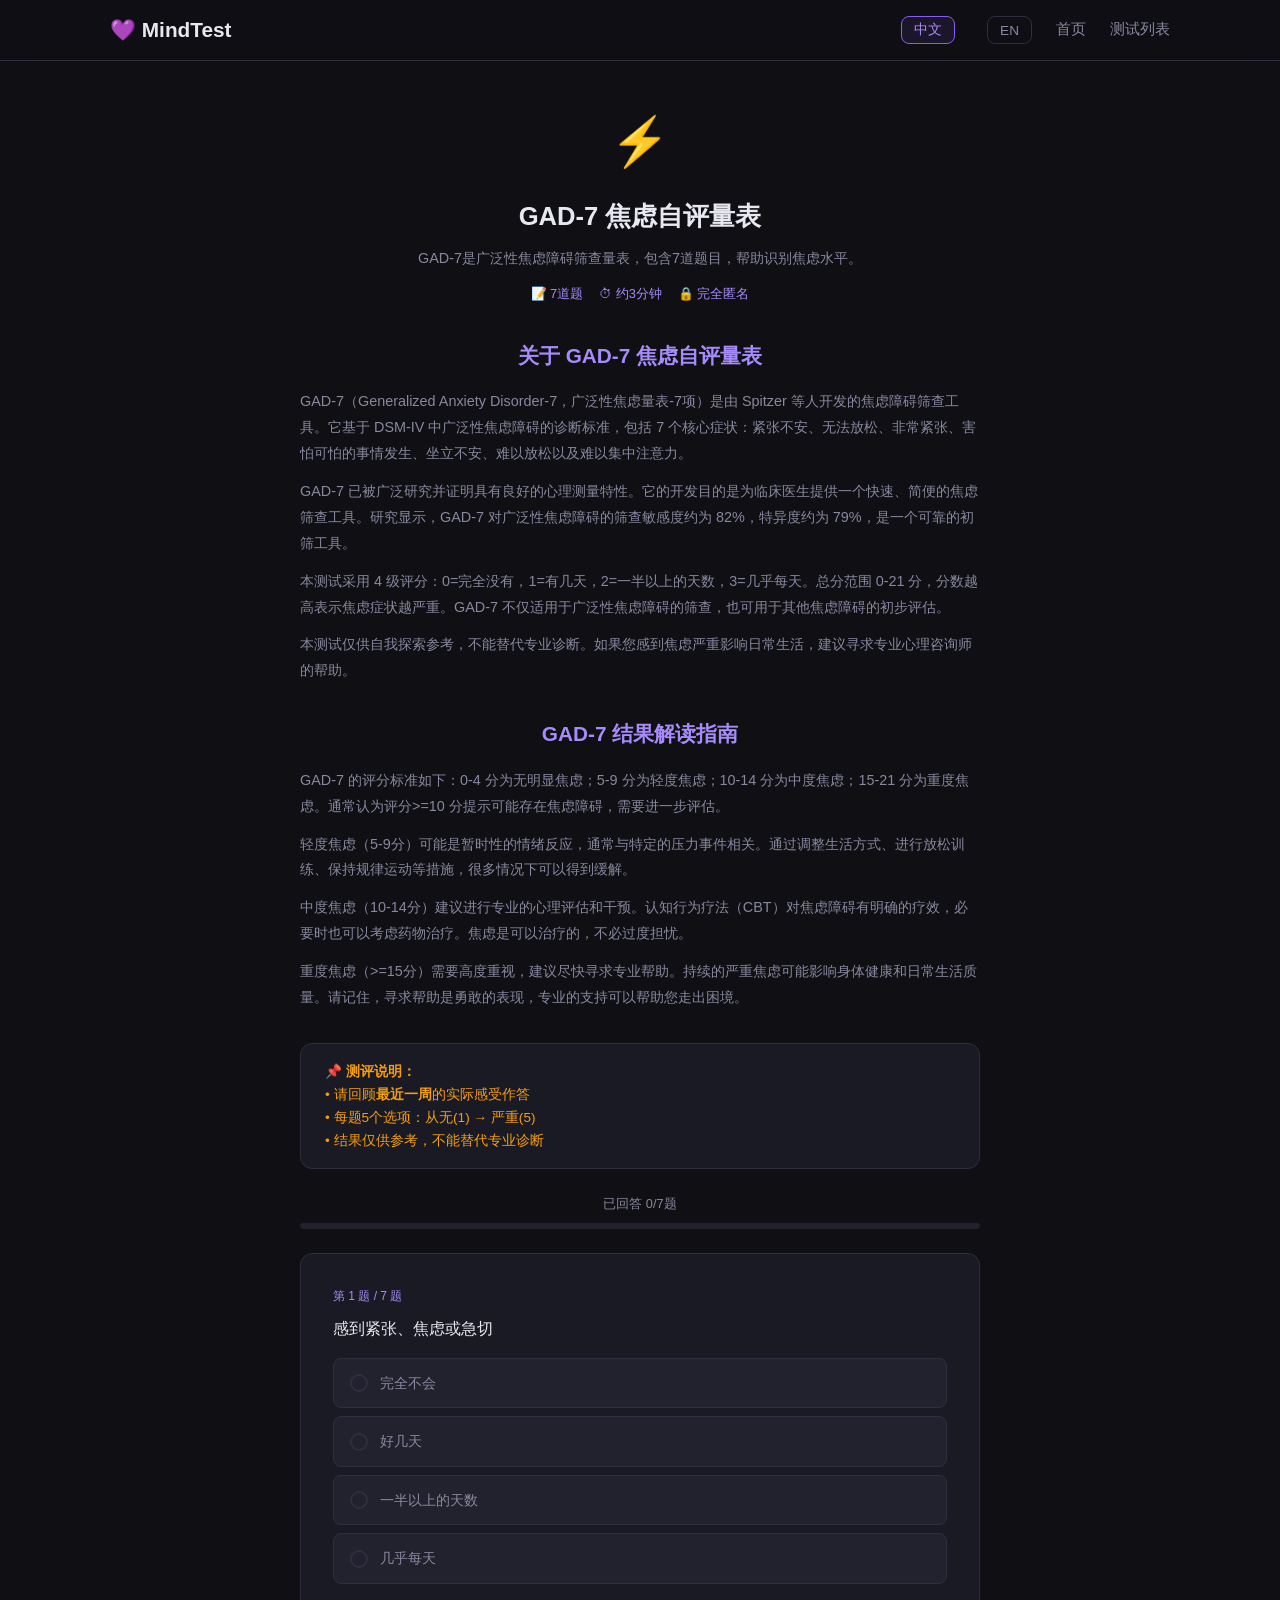
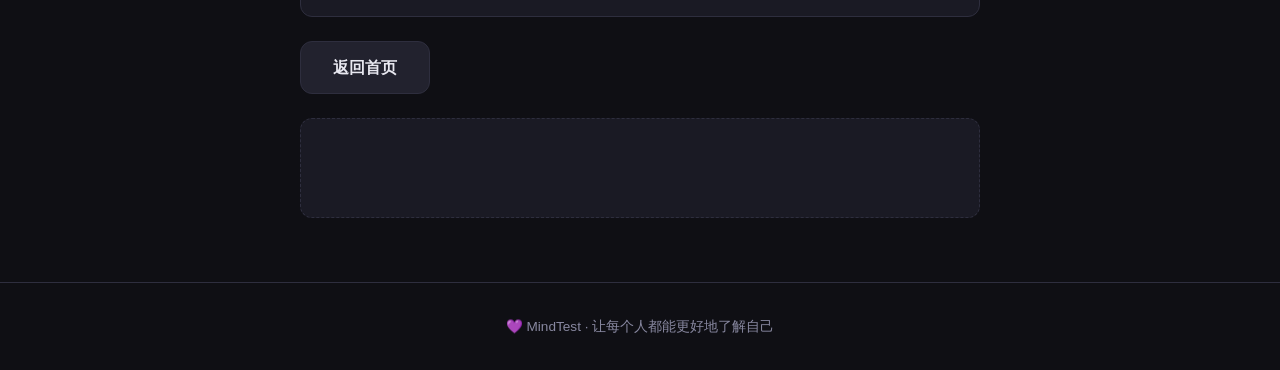
<file: gad7.html>
<!DOCTYPE html>
<html lang="zh-CN">
<head>
<script async src="https://pagead2.googlesyndication.com/pagead/js/adsbygoogle.js?client=ca-pub-4116656020104879" crossorigin="anonymous"></script>
<meta charset="UTF-8">
<meta name="google-adsense-account" content="ca-pub-4116656020104879">
<meta name="viewport" content="width=device-width, initial-scale=1.0">
<title data-i18n="gad7_title_page">GAD-7 焦虑自评量表 | 焦虑症筛查测试 - MindTest</title>
<meta name="description" content="免费在线GAD-7焦虑自评量表，广泛性焦虑障碍筛查工具，7道题快速评估您的焦虑水平。">
<link rel="stylesheet" href="css/style.css">
</head>
<body>
<header class="site-header">
  <div class="container header-inner">
    <a href="index.html" class="logo">💜 MindTest</a>
    <nav class="nav">      <button onclick="switchLang('zh')" id="lang-zh" class="lang-btn active">中文</button>      <button onclick="switchLang('en')" id="lang-en" class="lang-btn">EN</button>
      <a href="index.html" data-i18n="home">首页</a>
      <a href="index.html#tests" data-i18n="tests">所有测试</a>
    </nav>
  </div>
</header>

<div class="test-page">
  <div class="test-header">
    <div class="test-icon">⚡</div>
    <h2 data-i18n="gad7_title">GAD-7 焦虑自评量表</h2>
    <p data-i18n="gad7_desc">GAD-7（广泛性焦虑量表-7项）是广泛性焦虑障碍的筛查工具，7道题即可快速识别焦虑水平，已被临床广泛使用。</p>
    <div class="meta">
      <span data-i18n="gad7_meta_0">📝 7道题</span>
      <span data-i18n="gad7_meta_1">⏱ 约3分钟</span>
      <span data-i18n="gad7_meta_2">🔒 完全匿名</span>
    </div>
  </div>

  <!-- Test Description -->
  <div class="test-content-section">
    <h2 data-i18n="gad7_intro_title">关于 GAD-7 焦虑自评量表</h2>
    <p data-i18n="gad7_intro_p1">GAD-7（Generalized Anxiety Disorder-7，广泛性焦虑量表-7项）是由 Spitzer 等人开发的焦虑障碍筛查工具。它基于 DSM-IV 中广泛性焦虑障碍的诊断标准，包括 7 个核心症状： nervosidade/ansiedade（紧张不安）、não conseguir relaxar（无法放松）、muito nervoso（非常紧张）、medo de algo horrível acontecer（害怕可怕的事情发生）、inquietude/agitação（坐立不安）、dificuldade para relaxar（难以放松）以及 dificuldade para se concentrar（难以集中注意力）。</p>
    <p data-i18n="gad7_intro_p2">GAD-7 已被广泛研究并证明具有良好的心理测量特性。它的开发目的是为临床医生提供一个快速、简便的焦虑筛查工具。研究显示，GAD-7 对广泛性焦虑障碍的筛查敏感度约为 82%，特异度约为 79%，是一个可靠的初筛工具。</p>
    <p data-i18n="gad7_intro_p3">本测试采用 4 级评分：0=完全没有，1=有几天，2=一半以上的天数，3=几乎每天。总分范围 0-21 分，分数越高表示焦虑症状越严重。GAD-7 不仅适用于广泛性焦虑障碍的筛查，也可用于其他焦虑障碍的初步评估。</p>
    <p data-i18n="gad7_intro_p4">本测试仅供自我探索参考，不能替代专业诊断。如果您感到焦虑严重影响日常生活，建议寻求专业心理咨询师的帮助。</p>
  </div>

  <!-- Result Interpretation -->
  <div class="test-content-section">
    <h2 data-i18n="gad7_result_title">GAD-7 结果解读指南</h2>
    <p data-i18n="gad7_result_p1">GAD-7 的评分标准如下：0-4 分为无明显焦虑；5-9 分为轻度焦虑；10-14 分为中度焦虑；15-21 分为重度焦虑。通常认为评分≥10 分提示可能存在焦虑障碍，需要进一步评估。</p>
    <p data-i18n="gad7_result_p2">轻度焦虑（5-9分）可能是暂时性的情绪反应，通常与特定的压力事件相关。通过调整生活方式、进行放松训练、保持规律运动等措施，很多情况下可以得到缓解。</p>
    <p data-i18n="gad7_result_p3">中度焦虑（10-14分）建议进行专业的心理评估和干预。认知行为疗法（CBT）对焦虑障碍有明确的疗效，必要时也可以考虑药物治疗。焦虑是可以治疗的，不必过度担忧。</p>
    <p data-i18n="gad7_result_p4">重度焦虑（≥15分）需要高度重视，建议尽快寻求专业帮助。持续的严重焦虑可能影响身体健康和日常生活质量。请记住，寻求帮助是勇敢的表现，专业的支持可以帮助您走出困境。</p>
 </div>

  <div class="disclaimer" style="margin-bottom:24px;text-align:left" data-i18n="disclaimer_test">
    📌 <strong >测评说明：</strong><br>
    • 请回顾<strong>最近一周</strong>的实际感受作答<br>
    • 每题5个选项：从无(1) → 严重(5)<br>
    • 结果仅供参考，不能替代专业诊断
  </div>

  <div class="progress-text" id="progress-text" data-i18n="progress_text">请完成所有题目后点击提交</div>
  <div class="progress-bar"><div class="progress-fill" id="progress-fill" style="width:0%"></div></div>

  <div id="questions-container"></div>

  <div class="test-actions">
    <a href="index.html" class="btn btn-secondary" data-i18n="back_home">返回首页</a>
    <span></span>
  </div>

  <div class="ad-placeholder" style="margin-top:24px">
    <ins class="adsbygoogle"
          style="display:block"
          data-ad-client="ca-pub-4116656020104879"
          data-ad-slot="4402557622"
          data-ad-format="auto"
          data-full-width-responsive="true"></ins>
  </div>
</div>

<footer class="site-footer">
  <div class="container">
    <p>💜 MindTest · <span data-i18n="footer_slogan">让每个人都能更好地了解自己</span></p>
  </div>
</footer>

<script src="js/tests.js?v=12"></script>
<script src="js/config.js?v=12"></script>
<script src="js/i18n.js?v=12"></script>
<script src="js/main.js?v=12"></script>
<script>(adsbygoogle = window.adsbygoogle || []).push({});</script>
</body>
</html>
</file>
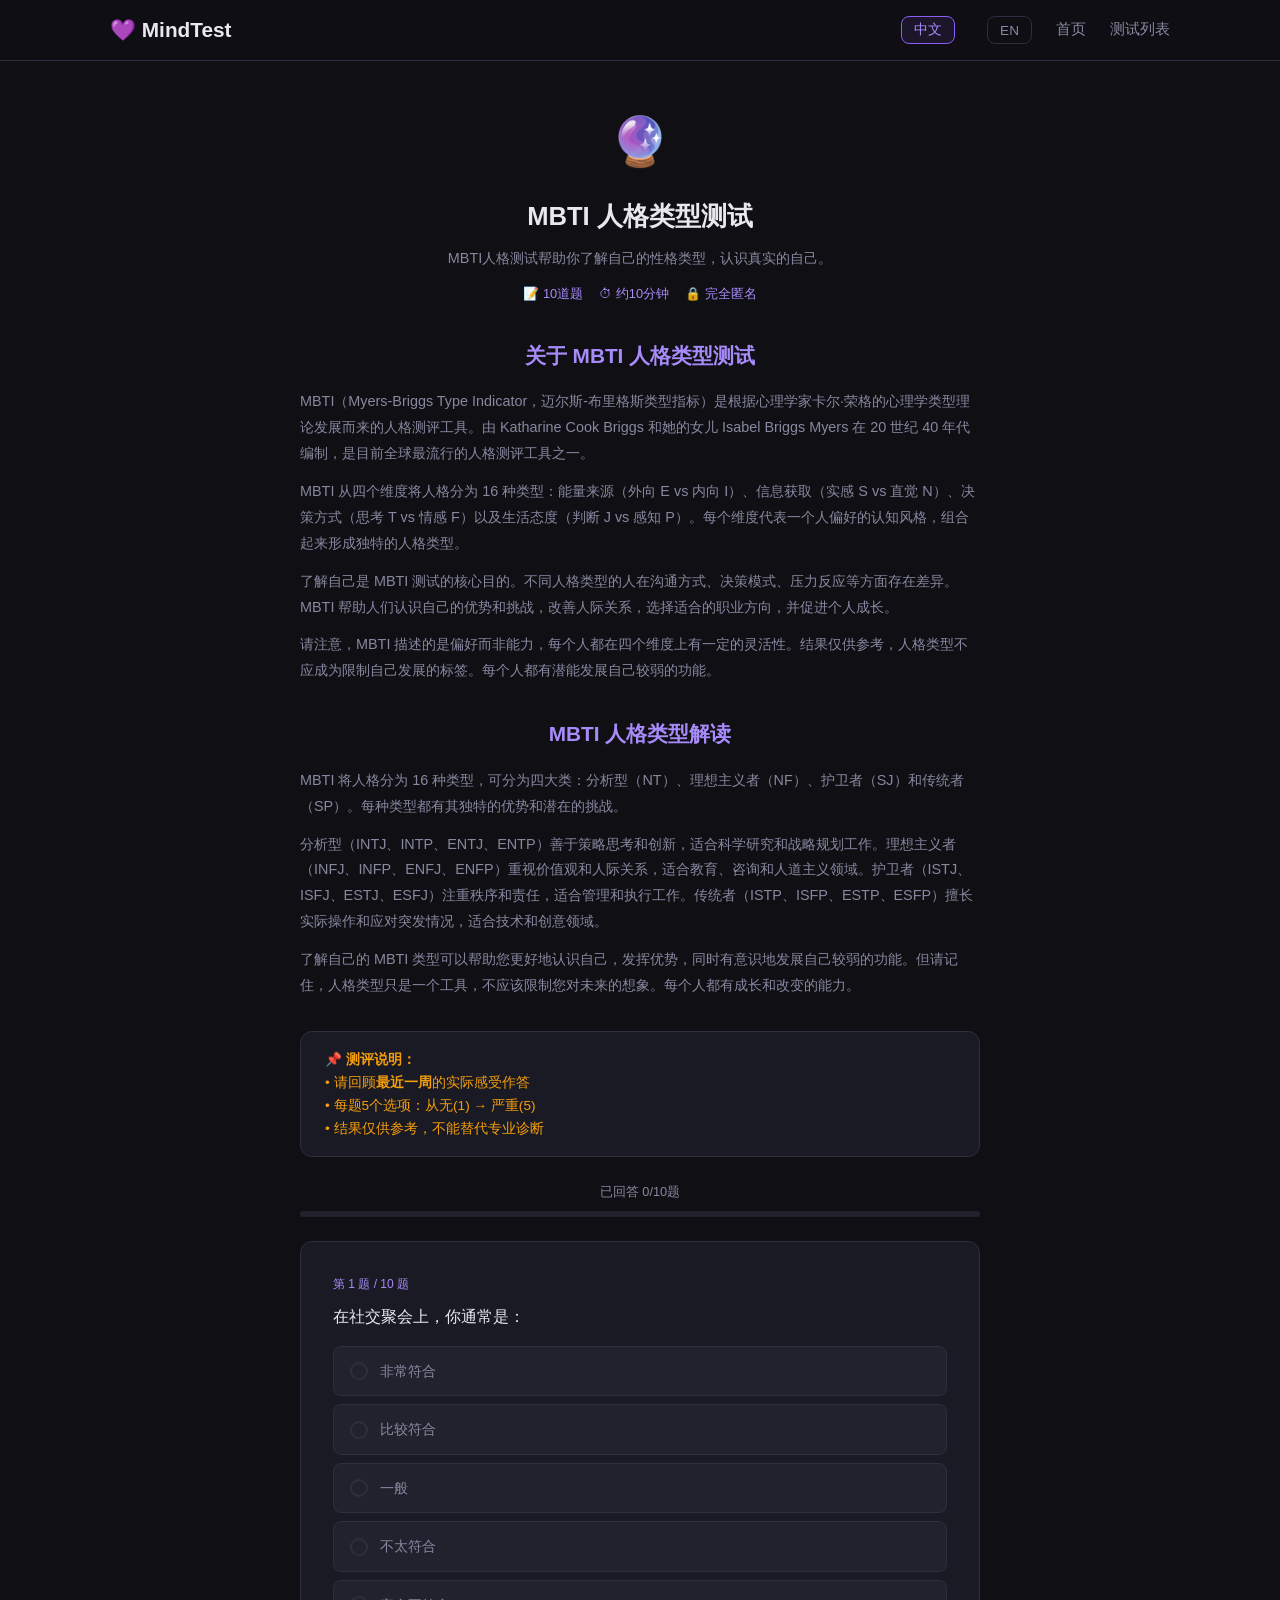
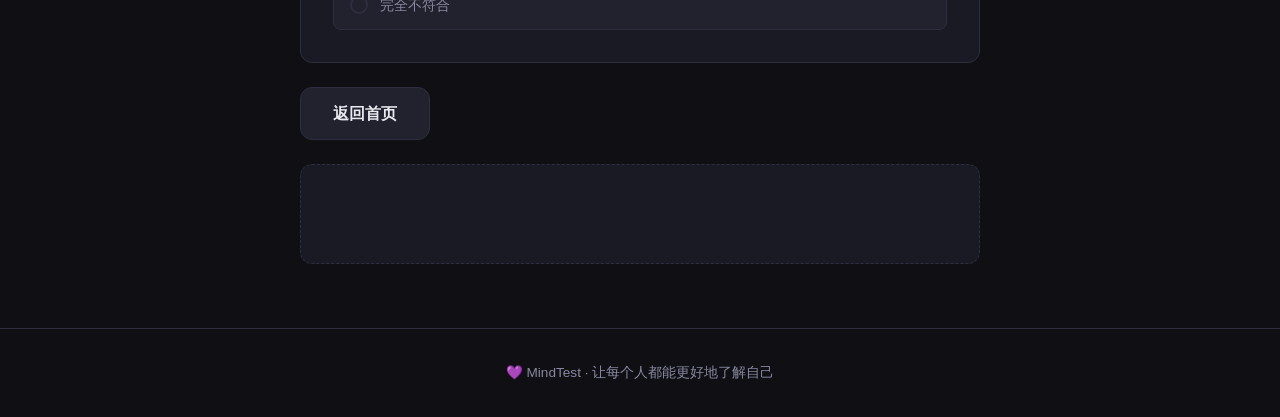
<file: mbti.html>
<!DOCTYPE html>
<html lang="zh-CN">
<head>
<script async src="https://pagead2.googlesyndication.com/pagead/js/adsbygoogle.js?client=ca-pub-4116656020104879" crossorigin="anonymous"></script>
<meta charset="UTF-8">
<meta name="google-adsense-account" content="ca-pub-4116656020104879">
<meta name="viewport" content="width=device-width, initial-scale=1.0">
<title data-i18n="mbti_title_page">MBTI人格类型测试 | 16型人格在线测评 - MindTest</title>
<meta name="description" content="免费在线MBTI人格测试，60道题快速测定你的16型人格类型，帮你更好地了解自己的性格特点。">
<link rel="stylesheet" href="css/style.css">
</head>
<body>
<header class="site-header">
  <div class="container header-inner">
    <a href="index.html" class="logo">💜 MindTest</a>
    <nav class="nav">      <button onclick="switchLang('zh')" id="lang-zh" class="lang-btn active">中文</button>      <button onclick="switchLang('en')" id="lang-en" class="lang-btn">EN</button>
      <a href="index.html" data-i18n="home">首页</a>
      <a href="index.html#tests" data-i18n="tests">所有测试</a>
    </nav>
  </div>
</header>

<div class="test-page">
  <div class="test-header">
    <div class="test-icon">🔮</div>
    <h2 data-i18n="mbti_title">MBTI 人格类型测试</h2>
    <p data-i18n="mbti_desc">基于荣格心理学理论，通过10道题目测定你的性格倾向（E/I、S/N、T/F、J/P四个维度），帮你更好地认识自己。</p>
    <div class="meta">
      <span data-i18n="mbti_meta_0">📝 10道题</span>
      <span data-i18n="mbti_meta_1">⏱ 约10分钟</span>
      <span data-i18n="mbti_meta_2">🔒 完全匿名</span>
    </div>
  </div>

  <!-- Test Description -->
  <div class="test-content-section">
    <h2 data-i18n="mbti_intro_title">关于 MBTI 人格类型测试</h2>
    <p data-i18n="mbti_intro_p1">MBTI（Myers-Briggs Type Indicator，迈尔斯-布里格斯类型指标）是根据心理学家卡尔·荣格的心理学类型理论发展而来的人格测评工具。由 Katharine Cook Briggs 和她的女儿 Isabel Briggs Myers 在 20 世纪 40 年代编制，是目前全球最流行的人格测评工具之一。</p>
    <p data-i18n="mbti_intro_p2">MBTI 从四个维度将人格分为 16 种类型：能量来源（外向 E vs 内向 I）、信息获取（实感 S vs 直觉 N）、决策方式（思考 T vs 情感 F）以及生活态度（判断 J vs 感知 P）。每个维度代表一个人偏好的认知风格，组合起来形成独特的人格类型。</p>
    <p data-i18n="mbti_intro_p3">了解自己是 MBTI 测试的核心目的。不同人格类型的人在沟通方式、决策模式、压力反应等方面存在差异。MBTI 帮助人们认识自己的优势和挑战，改善人际关系，选择适合的职业方向，并促进个人成长。</p>
    <p data-i18n="mbti_intro_p4">请注意，MBTI 描述的是偏好而非能力，每个人都在四个维度上有一定的灵活性。结果仅供参考，人格类型不应成为限制自己发展的标签。每个人都有潜能发展自己较弱的功能。</p>
  </div>

  <!-- Result Interpretation -->
  <div class="test-content-section">
    <h2 data-i18n="mbti_result_title">MBTI 人格类型解读</h2>
    <p data-i18n="mbti_result_p1">MBTI 将人格分为 16 种类型，可分为四大类：分析型（NT）、理想主义者（NF）、护卫者（SJ）和传统者（SP）。每种类型都有其独特的优势和潜在的挑战。</p>
    <p data-i18n="mbti_result_p2">分析型（INTJ、INTP、ENTJ、ENTP）善于策略思考和创新，适合科学研究和战略规划工作。理想主义者（INFJ、INFP、ENFJ、ENFP）重视价值观和人际关系，适合教育、咨询和人道主义领域。护卫者（ISTJ、ISFJ、ESTJ、ESFJ）注重秩序和责任，适合管理和执行工作。传统者（ISTP、ISFP、ESTP、ESFP）擅长实际操作和应对突发情况，适合技术和创意领域。</p>
    <p data-i18n="mbti_result_p3">了解自己的 MBTI 类型可以帮助您更好地认识自己，发挥优势，同时有意识地发展自己较弱的功能。但请记住，人格类型只是一个工具，不应该限制您对未来的想象。每个人都有成长和改变的能力。</p>
 </div>

  <div class="disclaimer" style="margin-bottom:24px;text-align:left" data-i18n="disclaimer_test">
    📌 <strong data-i18n="disclaimer_test">测评说明：</strong><br>
    • 请根据自己的<strong>真实倾向</strong>作答，没有对错之分<br>
    • 每题5个选项：从"非常符合我"到"完全不符合我"<br>
    • MBTI仅为性格倾向参考，不代表能力高低
  </div>

  <div class="progress-text" id="progress-text" data-i18n="progress_text">请完成所有题目后点击提交</div>
  <div class="progress-bar"><div class="progress-fill" id="progress-fill" style="width:0%"></div></div>

  <div id="questions-container"></div>

  <div class="test-actions">
    <a href="index.html" class="btn btn-secondary" data-i18n="back_home">返回首页</a>
    <span></span>
  </div>

  <div class="ad-placeholder" style="margin-top:24px">
    <ins class="adsbygoogle"
          style="display:block"
          data-ad-client="ca-pub-4116656020104879"
          data-ad-slot="4402557622"
          data-ad-format="auto"
          data-full-width-responsive="true"></ins>
  </div>
</div>

<footer class="site-footer">
  <div class="container">
    <p>💜 MindTest · <span data-i18n="footer_slogan">让每个人都能更好地了解自己</span></p>
  </div>
</footer>

<script src="js/tests.js?v=12"></script>
<script src="js/config.js?v=12"></script>
<script src="js/i18n.js?v=12"></script>
<script src="js/main.js?v=12"></script>
<script>(adsbygoogle = window.adsbygoogle || []).push({});</script>
</body>
</html>
</file>
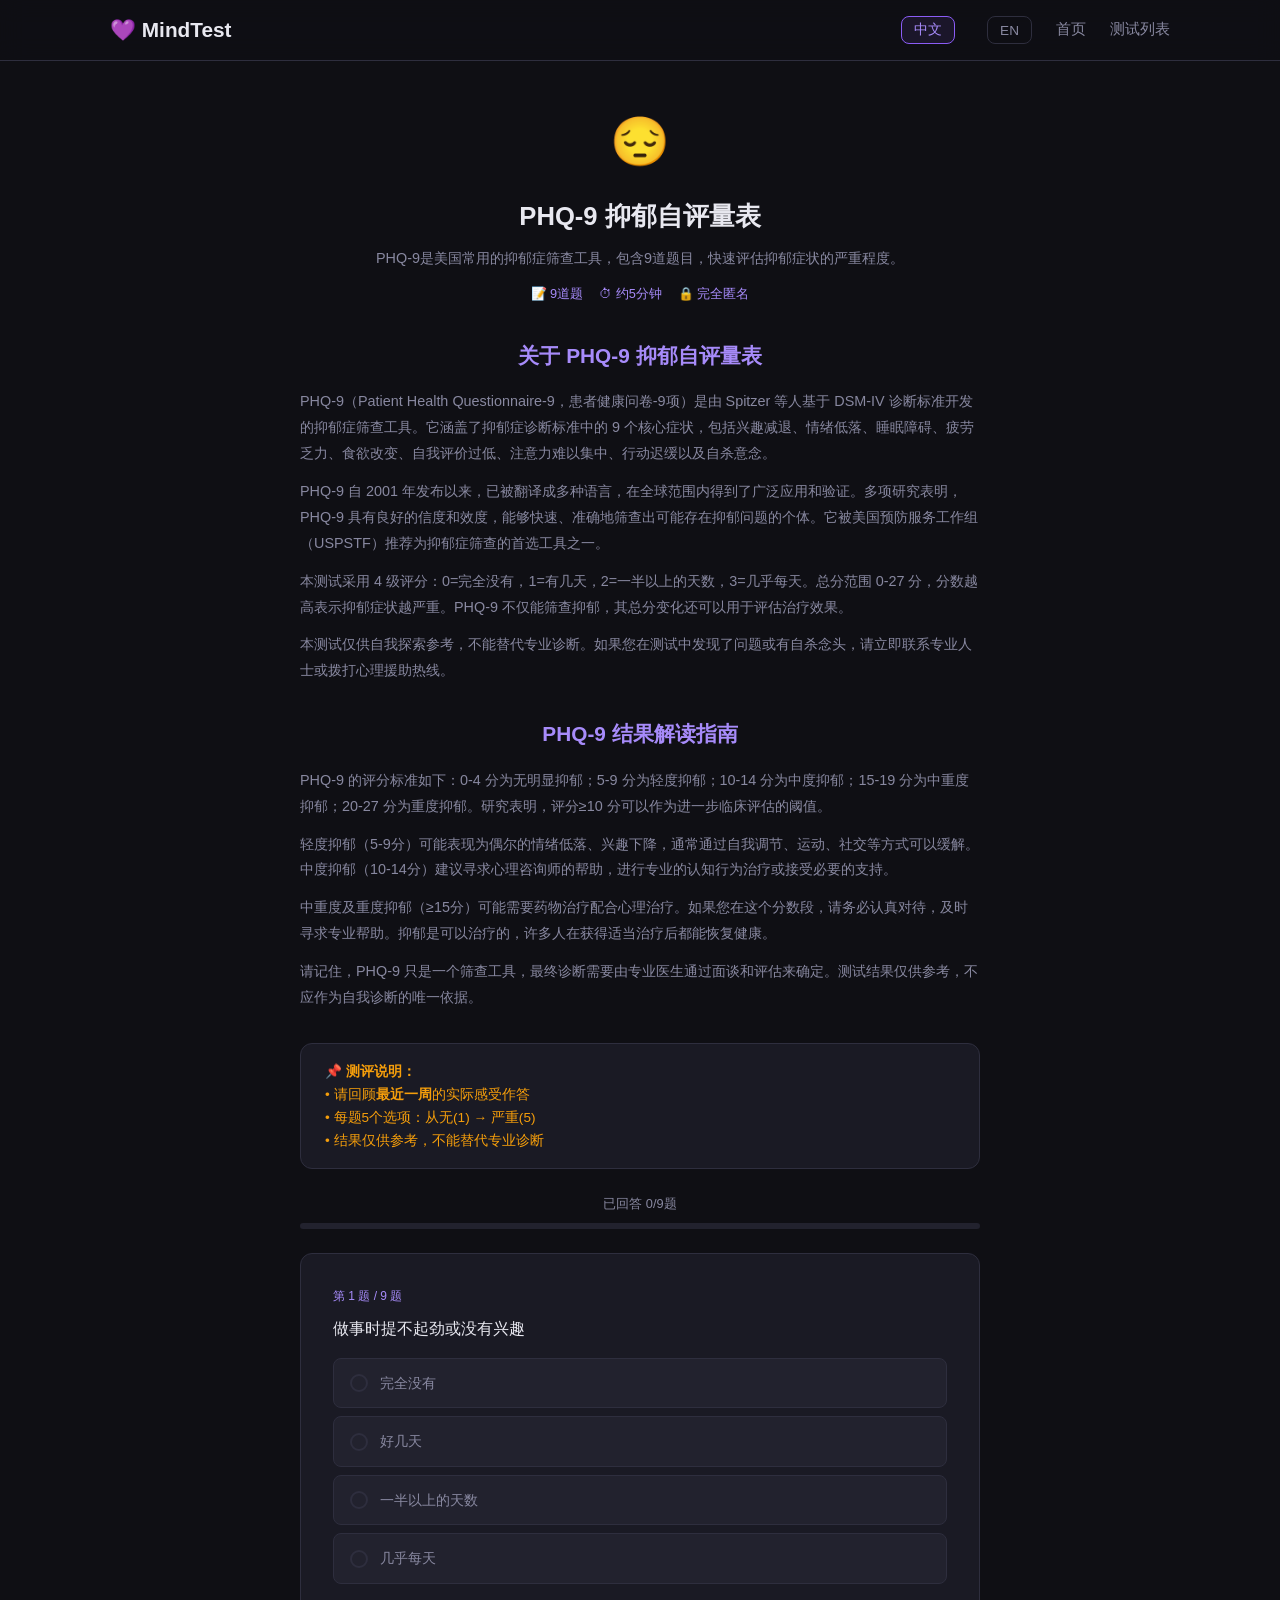
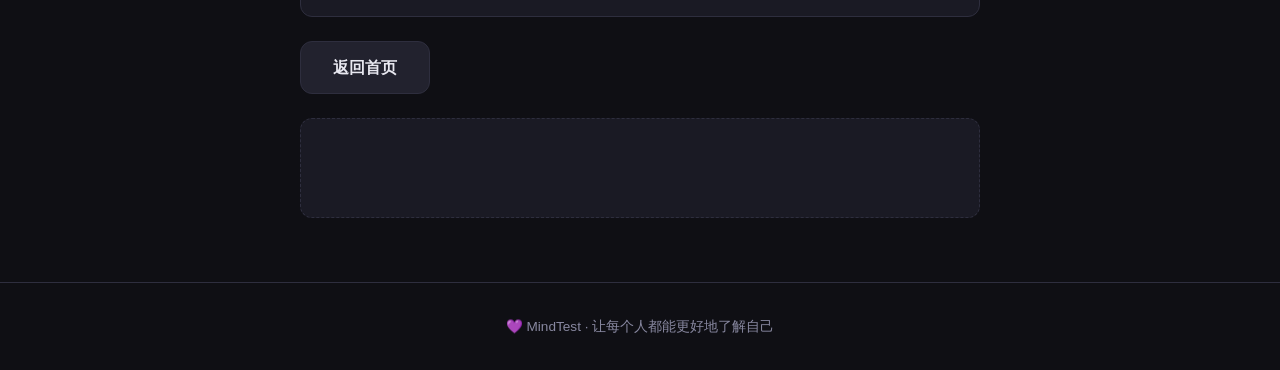
<file: phq9.html>
<!DOCTYPE html>
<html lang="zh-CN">
<head>
<script async src="https://pagead2.googlesyndication.com/pagead/js/adsbygoogle.js?client=ca-pub-4116656020104879" crossorigin="anonymous"></script>
<meta charset="UTF-8">
<meta name="google-adsense-account" content="ca-pub-4116656020104879">
<meta name="viewport" content="width=device-width, initial-scale=1.0">
<title data-i18n="phq9_title_page">PHQ-9 抑郁自评量表 | 抑郁症筛查测试 - MindTest</title>
<meta name="description" content="免费在线PHQ-9抑郁自评量表，国际通用抑郁症筛查工具，9道题快速评估您的情绪状态。">
<link rel="stylesheet" href="css/style.css">
</head>
<body>
<header class="site-header">
  <div class="container header-inner">
    <a href="index.html" class="logo">💜 MindTest</a>
    <nav class="nav">      <button onclick="switchLang('zh')" id="lang-zh" class="lang-btn active">中文</button>      <button onclick="switchLang('en')" id="lang-en" class="lang-btn">EN</button>
      <a href="index.html" data-i18n="home">首页</a>
      <a href="index.html#tests" data-i18n="tests">所有测试</a>
    </nav>
  </div>
</header>

<div class="test-page">
  <div class="test-header">
    <div class="test-icon">😔</div>
    <h2 data-i18n="phq9_title">PHQ-9 抑郁自评量表</h2>
    <p data-i18n="phq9_desc">PHQ-9（患者健康问卷-9项）是国际通用的抑郁症筛查工具，简单高效，曾被多项研究验证其信度和效度。</p>
    <div class="meta">
      <span data-i18n="phq9_meta_0">📝 9道题</span>
      <span data-i18n="phq9_meta_1">⏱ 约5分钟</span>
      <span data-i18n="phq9_meta_2">🔒 完全匿名</span>
    </div>
  </div>

  <!-- Test Description -->
  <div class="test-content-section">
    <h2 data-i18n="phq9_intro_title">关于 PHQ-9 抑郁自评量表</h2>
    <p data-i18n="phq9_intro_p1">PHQ-9（Patient Health Questionnaire-9，患者健康问卷-9项）是由 Spitzer 等人基于 DSM-IV 诊断标准开发的抑郁症筛查工具。它涵盖了抑郁症诊断标准中的 9 个核心症状，包括兴趣减退、情绪低落、睡眠障碍、疲劳乏力、食欲改变、自我评价过低、注意力难以集中、行动迟缓以及自杀意念。</p>
    <p data-i18n="phq9_intro_p2">PHQ-9 自 2001 年发布以来，已被翻译成多种语言，在全球范围内得到了广泛应用和验证。多项研究表明，PHQ-9 具有良好的信度和效度，能够快速、准确地筛查出可能存在抑郁问题的个体。它被美国预防服务工作组（USPSTF）推荐为抑郁症筛查的首选工具之一。</p>
    <p data-i18n="phq9_intro_p3">本测试采用 4 级评分：0=完全没有，1=有几天，2=一半以上的天数，3=几乎每天。总分范围 0-27 分，分数越高表示抑郁症状越严重。PHQ-9 不仅能筛查抑郁，其总分变化还可以用于评估治疗效果。</p>
    <p data-i18n="phq9_intro_p4">本测试仅供自我探索参考，不能替代专业诊断。如果您在测试中发现了问题或有自杀念头，请立即联系专业人士或拨打心理援助热线。</p>
  </div>

  <!-- Result Interpretation -->
  <div class="test-content-section">
    <h2 data-i18n="phq9_result_title">PHQ-9 结果解读指南</h2>
    <p data-i18n="phq9_result_p1">PHQ-9 的评分标准如下：0-4 分为无明显抑郁；5-9 分为轻度抑郁；10-14 分为中度抑郁；15-19 分为中重度抑郁；20-27 分为重度抑郁。研究表明，评分≥10 分可以作为进一步临床评估的阈值。</p>
    <p data-i18n="phq9_result_p2">轻度抑郁（5-9分）可能表现为偶尔的情绪低落、兴趣下降，通常通过自我调节、运动、社交等方式可以缓解。中度抑郁（10-14分）建议寻求心理咨询师的帮助，进行专业的认知行为治疗或接受必要的支持。</p>
    <p data-i18n="phq9_result_p3">中重度及重度抑郁（≥15分）可能需要药物治疗配合心理治疗。如果您在这个分数段，请务必认真对待，及时寻求专业帮助。抑郁是可以治疗的，许多人在获得适当治疗后都能恢复健康。</p>
    <p data-i18n="phq9_result_p4">请记住，PHQ-9 只是一个筛查工具，最终诊断需要由专业医生通过面谈和评估来确定。测试结果仅供参考，不应作为自我诊断的唯一依据。</p>
 </div>

  <div class="disclaimer" style="margin-bottom:24px;text-align:left" data-i18n="disclaimer_test">
    📌 <strong>测评说明：</strong><br>
    • 请回顾<strong>最近一周</strong>的实际感受作答<br>
    • 每题5个选项：从无(1) → 严重(5)<br>
    • 结果仅供参考，不能替代专业诊断
  </div>

  <div class="progress-text" id="progress-text" data-i18n="progress_text">请完成所有题目后点击提交</div>
  <div class="progress-bar"><div class="progress-fill" id="progress-fill" style="width:0%"></div></div>

  <div id="questions-container"></div>

  <div class="test-actions">
    <a href="index.html" class="btn btn-secondary" data-i18n="back_home">返回首页</a>
    <span></span>
  </div>

  <div class="ad-placeholder" style="margin-top:24px">
    <ins class="adsbygoogle"
          style="display:block"
          data-ad-client="ca-pub-4116656020104879"
          data-ad-slot="4402557622"
          data-ad-format="auto"
          data-full-width-responsive="true"></ins>
  </div>
</div>

<footer class="site-footer">
  <div class="container">
    <p>💜 MindTest · <span data-i18n="footer_slogan">让每个人都能更好地了解自己</span></p>
  </div>
</footer>

<script src="js/tests.js?v=12"></script>
<script src="js/config.js?v=12"></script>
<script src="js/i18n.js?v=12"></script>
<script src="js/main.js?v=12"></script>
<script>(adsbygoogle = window.adsbygoogle || []).push({});</script>
</body>
</html>
</file>
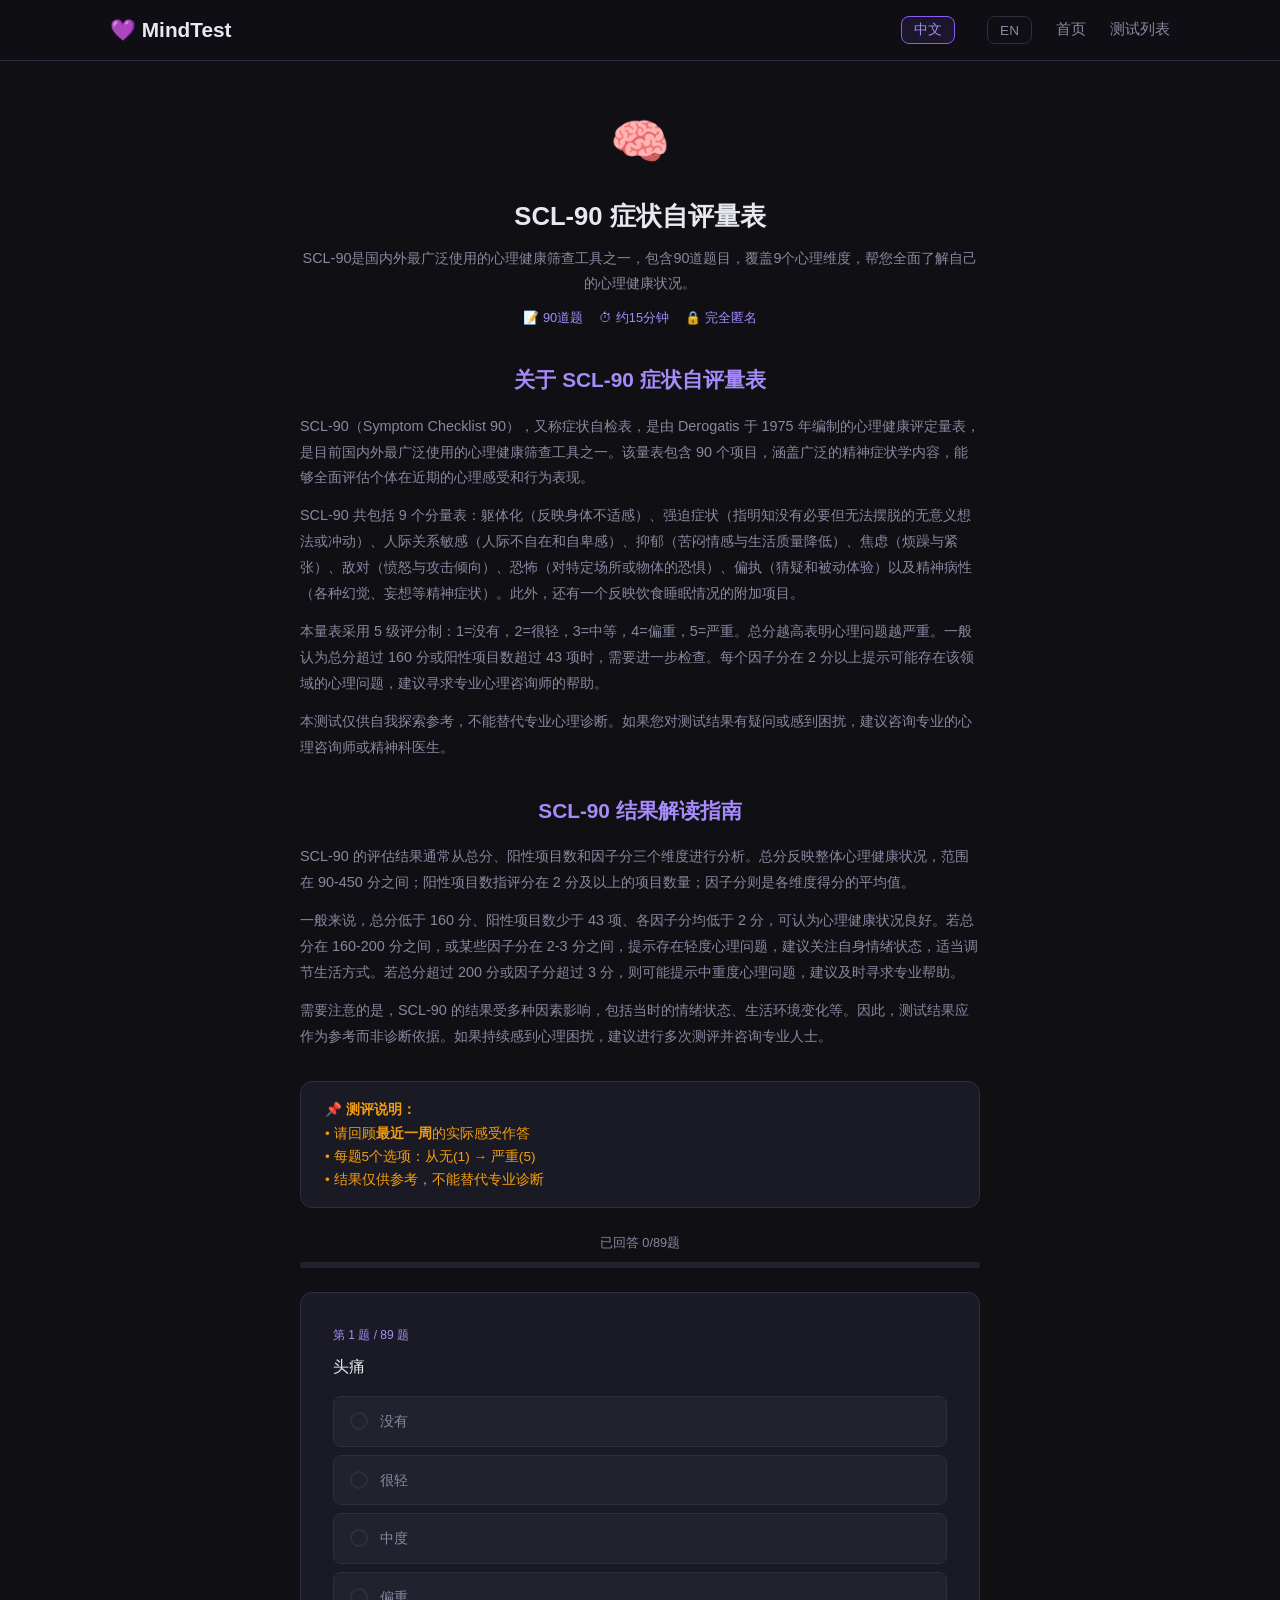
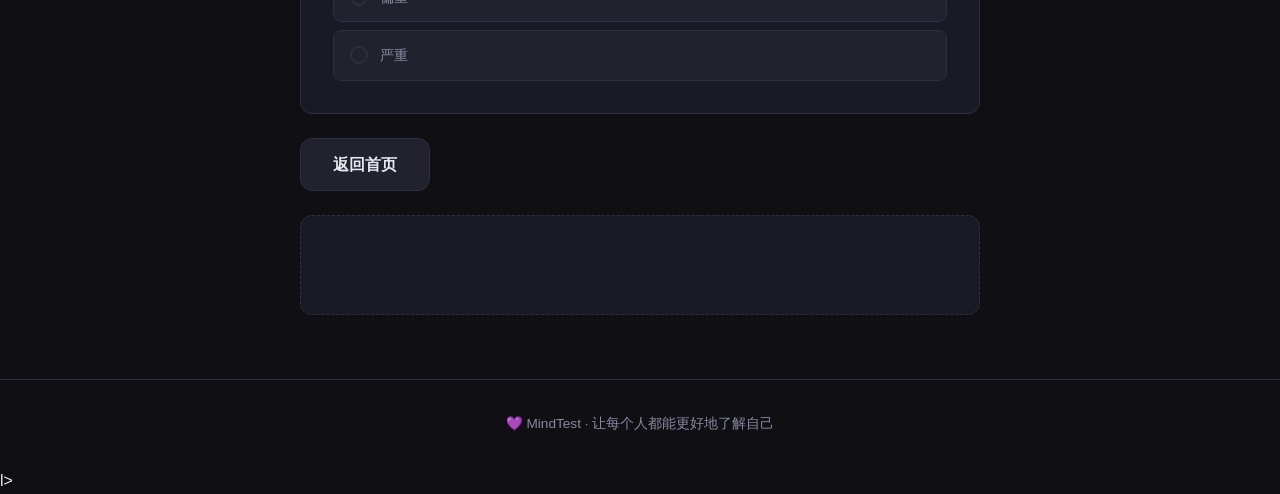
<file: scl90.html>
<!DOCTYPE html>
<html lang="zh-CN">
<head>
<script async src="https://pagead2.googlesyndication.com/pagead/js/adsbygoogle.js?client=ca-pub-4116656020104879" crossorigin="anonymous"></script>
<meta charset="UTF-8">
<meta name="google-adsense-account" content="ca-pub-4116656020104879">
<meta name="viewport" content="width=device-width, initial-scale=1.0">
<title data-i18n="scl90_title_page">SCL-90 症状自评量表 | 心理健康测评 - MindTest</title>
<meta name="description" content="免费在线SCL-90心理测评，90道题目全面评估您的心理健康状况，包含9个维度：躯体化、强迫、人际关系敏感、抑郁、焦虑、敌对、恐怖、偏执、精神病性。">
<link rel="stylesheet" href="css/style.css">
</head>
<body>
<header class="site-header">
  <div class="container header-inner">
    <a href="index.html" class="logo">💜 MindTest</a>
    <nav class="nav">      <button onclick="switchLang('zh')" id="lang-zh" class="lang-btn active">中文</button>      <button onclick="switchLang('en')" id="lang-en" class="lang-btn">EN</button>
      <a href="index.html" data-i18n="home">首页</a>
      <a href="index.html#tests" data-i18n="tests">所有测试</a>
    </nav>
  </div>
</header>

<div class="test-page">
  <div class="test-header">
    <div class="test-icon">🧠</div>
    <h2 data-i18n="scl90_title">SCL-90 症状自评量表</h2>
    <p data-i18n="scl90_desc">SCL-90是国内外最广泛使用的心理健康筛查工具之一，包含90道题目，覆盖9个心理维度，帮您全面了解自己的心理健康状况。</p>
    <div class="meta">
      <span data-i18n="scl90_meta_0">📝 90道题</span>
      <span data-i18n="scl90_meta_1">⏱ 约15分钟</span>
      <span data-i18n="scl90_meta_2">🔒 完全匿名</span>
    </div>
  </div>

  <!-- Test Description -->
  <div class="test-content-section">
    <h2 data-i18n="scl90_intro_title">关于 SCL-90 症状自评量表</h2>
    <p data-i18n="scl90_intro_p1">SCL-90（Symptom Checklist 90），又称症状自检表，是由 Derogatis 于 1975 年编制的心理健康评定量表，是目前国内外最广泛使用的心理健康筛查工具之一。该量表包含 90 个项目，涵盖广泛的精神症状学内容，能够全面评估个体在近期的心理感受和行为表现。</p>
    <p data-i18n="scl90_intro_p2">SCL-90 共包括 9 个分量表：躯体化（反映身体不适感）、强迫症状（指明知没有必要但无法摆脱的无意义想法或冲动）、人际关系敏感（人际不自在和自卑感）、抑郁（苦闷情感与生活质量降低）、焦虑（烦躁与紧张）、敌对（愤怒与攻击倾向）、恐怖（对特定场所或物体的恐惧）、偏执（猜疑和被动体验）以及精神病性（各种幻觉、妄想等精神症状）。此外，还有一个反映饮食睡眠情况的附加项目。</p>
    <p data-i18n="scl90_intro_p3">本量表采用 5 级评分制：1=没有，2=很轻，3=中等，4=偏重，5=严重。总分越高表明心理问题越严重。一般认为总分超过 160 分或阳性项目数超过 43 项时，需要进一步检查。每个因子分在 2 分以上提示可能存在该领域的心理问题，建议寻求专业心理咨询师的帮助。</p>
    <p data-i18n="scl90_intro_p4">本测试仅供自我探索参考，不能替代专业心理诊断。如果您对测试结果有疑问或感到困扰，建议咨询专业的心理咨询师或精神科医生。</p>
  </div>

  <!-- Result Interpretation -->
  <div class="test-content-section">
    <h2 data-i18n="scl90_result_title">SCL-90 结果解读指南</h2>
    <p data-i18n="scl90_result_p1">SCL-90 的评估结果通常从总分、阳性项目数和因子分三个维度进行分析。总分反映整体心理健康状况，范围在 90-450 分之间；阳性项目数指评分在 2 分及以上的项目数量；因子分则是各维度得分的平均值。</p>
    <p data-i18n="scl90_result_p2">一般来说，总分低于 160 分、阳性项目数少于 43 项、各因子分均低于 2 分，可认为心理健康状况良好。若总分在 160-200 分之间，或某些因子分在 2-3 分之间，提示存在轻度心理问题，建议关注自身情绪状态，适当调节生活方式。若总分超过 200 分或因子分超过 3 分，则可能提示中重度心理问题，建议及时寻求专业帮助。</p>
    <p data-i18n="scl90_result_p3">需要注意的是，SCL-90 的结果受多种因素影响，包括当时的情绪状态、生活环境变化等。因此，测试结果应作为参考而非诊断依据。如果持续感到心理困扰，建议进行多次测评并咨询专业人士。</p>
 </div>

  <div class="disclaimer" style="margin-bottom:24px;text-align:left" data-i18n="disclaimer_test">
    📌 <strong data-i18n="disclaimer_test">测评说明：</strong><br>
    • 每题5个选项：从无(1) → 严重(5)<br>
    • 请根据<strong>最近一周</strong>的实际感受作答<br>
    • 结果仅供参考，不能替代专业诊断
  </div>

  <div class="progress-text" id="progress-text" data-i18n="progress_text">请完成所有题目后点击提交</div>
  <div class="progress-bar"><div class="progress-fill" id="progress-fill" style="width:0%"></div></div>

  <div id="questions-container"></div>

  <div class="test-actions">
    <a href="index.html" class="btn btn-secondary" data-i18n="back_home">返回首页</a>
    <span></span>
  </div>

  <div class="ad-placeholder" style="margin-top:24px">
    <ins class="adsbygoogle"
          style="display:block"
          data-ad-client="ca-pub-4116656020104879"
          data-ad-slot="4402557622"
          data-ad-format="auto"
          data-full-width-responsive="true"></ins>
  </div>
</div>

<footer class="site-footer">
  <div class="container">
    <p>💜 MindTest · <span data-i18n="footer_slogan">让每个人都能更好地了解自己</span></p>
  </div>
</footer>

<script src="js/tests.js?v=12"></script>
<script src="js/config.js?v=12"></script>
<script src="js/i18n.js?v=12"></script>
<script src="js/main.js?v=12"></script>
<script>(adsbygoogle = window.adsbygoogle || []).push({});</script>
</body>
</html>
l>
</file>
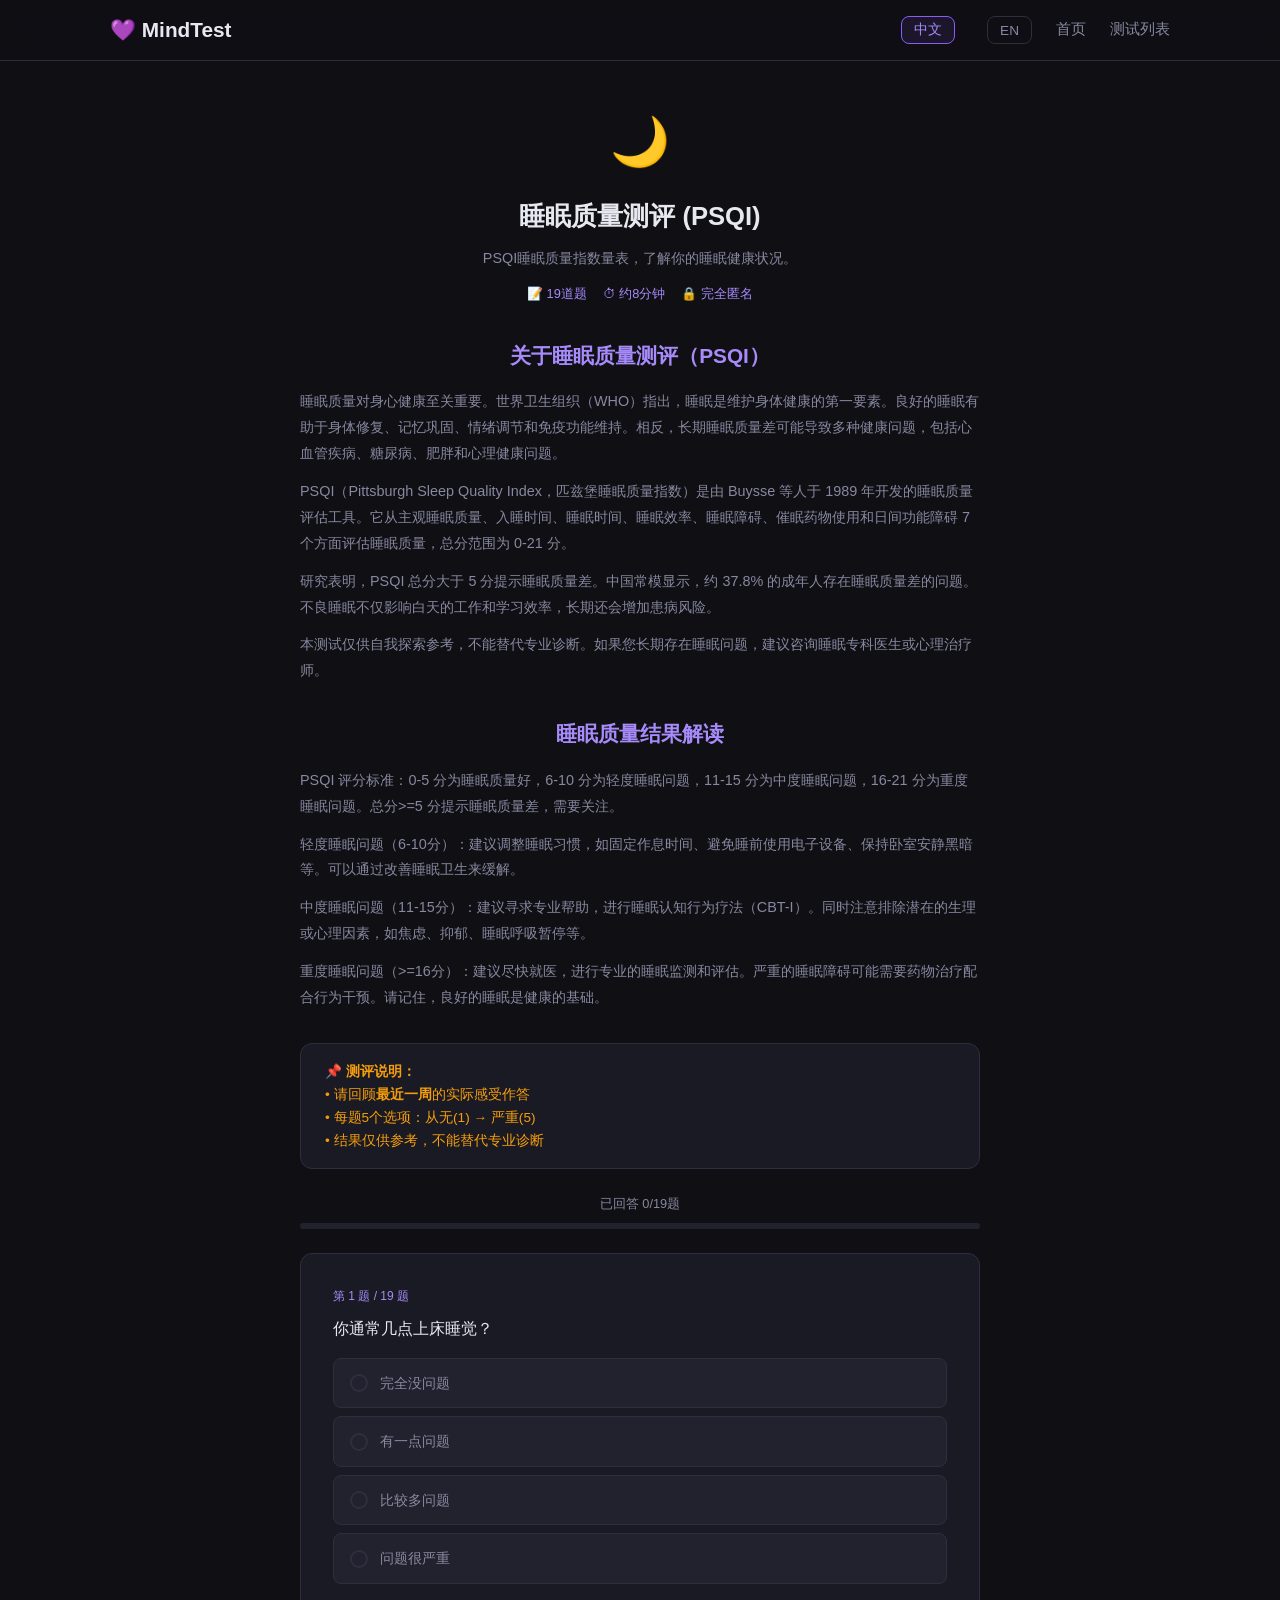
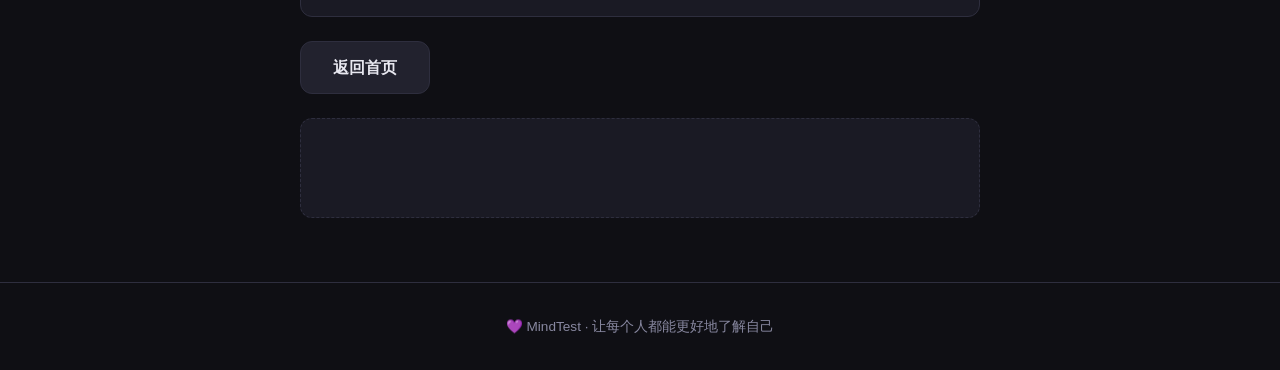
<file: sleep.html>
<!DOCTYPE html>
<html lang="zh-CN">
<head>
<script async src="https://pagead2.googlesyndication.com/pagead/js/adsbygoogle.js?client=ca-pub-4116656020104879" crossorigin="anonymous"></script>
<meta charset="UTF-8">
<meta name="google-adsense-account" content="ca-pub-4116656020104879">
<meta name="viewport" content="width=device-width, initial-scale=1.0">
<title data-i18n="sleep_title_page">睡眠质量测评 PSQI | 你的睡眠健康吗？- MindTest</title>
<meta name="description" content="免费在线睡眠质量测评（PSQI），匹兹堡睡眠质量指数量表，19道题全面评估你的睡眠健康状况。">
<link rel="stylesheet" href="css/style.css">
</head>
<body>
<header class="site-header">
  <div class="container header-inner">
    <a href="index.html" class="logo">💜 MindTest</a>
    <nav class="nav">      <button onclick="switchLang('zh')" id="lang-zh" class="lang-btn active">中文</button>      <button onclick="switchLang('en')" id="lang-en" class="lang-btn">EN</button>
      <a href="index.html" data-i18n="home">首页</a>
      <a href="index.html#tests" data-i18n="tests">所有测试</a>
    </nav>
  </div>
</header>

<div class="test-page">
  <div class="test-header">
    <div class="test-icon">🌙</div>
    <h2 data-i18n="sleep_title">睡眠质量测评 (PSQI)</h2>
    <p data-i18n="sleep_desc">匹兹堡睡眠质量指数量表（PSQI）是国际通用的睡眠评估工具，涵盖睡眠质量、入睡时间、睡眠时间、睡眠效率、睡眠障碍等维度。</p>
    <div class="meta">
      <span data-i18n="sleep_meta_0">📝 19道题</span>
      <span data-i18n="sleep_meta_1">⏱ 约8分钟</span>
      <span data-i18n="sleep_meta_2">🔒 完全匿名</span>
    </div>
  </div>

  <!-- Test Description -->
  <div class="test-content-section">
    <h2 data-i18n="sleep_intro_title">关于睡眠质量测评（PSQI）</h2>
    <p data-i18n="sleep_intro_p1">睡眠质量对身心健康至关重要。世界卫生组织（WHO）指出，睡眠是维护身体健康的第一要素。良好的睡眠有助于身体修复、记忆巩固、情绪调节和免疫功能维持。相反，长期睡眠质量差可能导致多种健康问题，包括心血管疾病、糖尿病、肥胖和心理健康问题。</p>
    <p data-i18n="sleep_intro_p2">PSQI（Pittsburgh Sleep Quality Index，匹兹堡睡眠质量指数）是由 Buysse 等人于 1989 年开发的睡眠质量评估工具。它从主观睡眠质量、入睡时间、睡眠时间、睡眠效率、睡眠障碍、催眠药物使用和日间功能障碍 7 个方面评估睡眠质量，总分范围为 0-21 分。</p>
    <p data-i18n="sleep_intro_p3">研究表明，PSQI 总分大于 5 分提示睡眠质量差。中国常模显示，约 37.8% 的成年人存在睡眠质量差的问题。不良睡眠不仅影响白天的工作和学习效率，长期还会增加患病风险。</p>
    <p data-i18n="sleep_intro_p4">本测试仅供自我探索参考，不能替代专业诊断。如果您长期存在睡眠问题，建议咨询睡眠专科医生或心理治疗师。</p>
  </div>

  <!-- Result Interpretation -->
  <div class="test-content-section">
    <h2 data-i18n="sleep_result_title">改善睡眠的建议</h2>
    <p data-i18n="sleep_result_p1">改善睡眠质量可以从以下几个方面入手：建立规律的作息时间，每天尽量在同一时间入睡和起床；优化睡眠环境，保持卧室安静、黑暗和凉爽；睡前避免使用电子设备，蓝光会抑制褪黑素分泌；晚餐不宜过饱，睡前避免摄入咖啡因和酒精。</p>
    <p data-i18n="sleep_result_p2">良好睡眠的基础是规律作息。建议每天在固定时间入睡和起床，即使在周末也保持相似的作息。睡前 1 小时开始"睡前仪式"，如阅读、冥想或温水浴，帮助身体进入睡眠状态。</p>
    <p data-i18n="sleep_result_p3">睡前环境也很重要。理想的卧室温度约为 18-22°C，使用遮光窗帘或眼罩阻挡光线，必要时使用耳塞或白噪音机减少噪音干扰。床只用于睡眠和亲密行为，不要在床上工作或看电视。</p>
    <p data-i18n="sleep_result_p4">如果自我调节效果不佳，建议咨询睡眠专科医生。可能需要进一步的睡眠监测或专业的睡眠治疗。记住，良好的睡眠是健康生活的基础，值得投入时间和精力去改善。</p>
 </div>

  <div class="disclaimer" style="margin-bottom:24px;text-align:left" data-i18n="disclaimer_test">
    📌 <strong data-i18n="disclaimer_test">测评说明：</strong><br>
    • 请回顾<strong>最近一周</strong>的睡眠情况作答<br>
    • 每题4个选项：从"没有问题"到"严重问题"<br>
    • 结果仅供参考，不能替代专业诊断
  </div>

  <div class="progress-text" id="progress-text" data-i18n="progress_text">请完成所有题目后点击提交</div>
  <div class="progress-bar"><div class="progress-fill" id="progress-fill" style="width:0%"></div></div>

  <div id="questions-container"></div>

  <div class="test-actions">
    <a href="index.html" class="btn btn-secondary" data-i18n="back_home">返回首页</a>
    <span></span>
  </div>

  <div class="ad-placeholder" style="margin-top:24px">
    <ins class="adsbygoogle"
          style="display:block"
          data-ad-client="ca-pub-4116656020104879"
          data-ad-slot="4402557622"
          data-ad-format="auto"
          data-full-width-responsive="true"></ins>
  </div>
</div>

<footer class="site-footer">
  <div class="container">
    <p>💜 MindTest · <span data-i18n="footer_slogan">让每个人都能更好地了解自己</span></p>
  </div>
</footer>

<script src="js/tests.js?v=12"></script>
<script src="js/config.js?v=12"></script>
<script src="js/i18n.js?v=12"></script>
<script src="js/main.js?v=12"></script>
<script>(adsbygoogle = window.adsbygoogle || []).push({});</script>
</body>
</html>
</file>
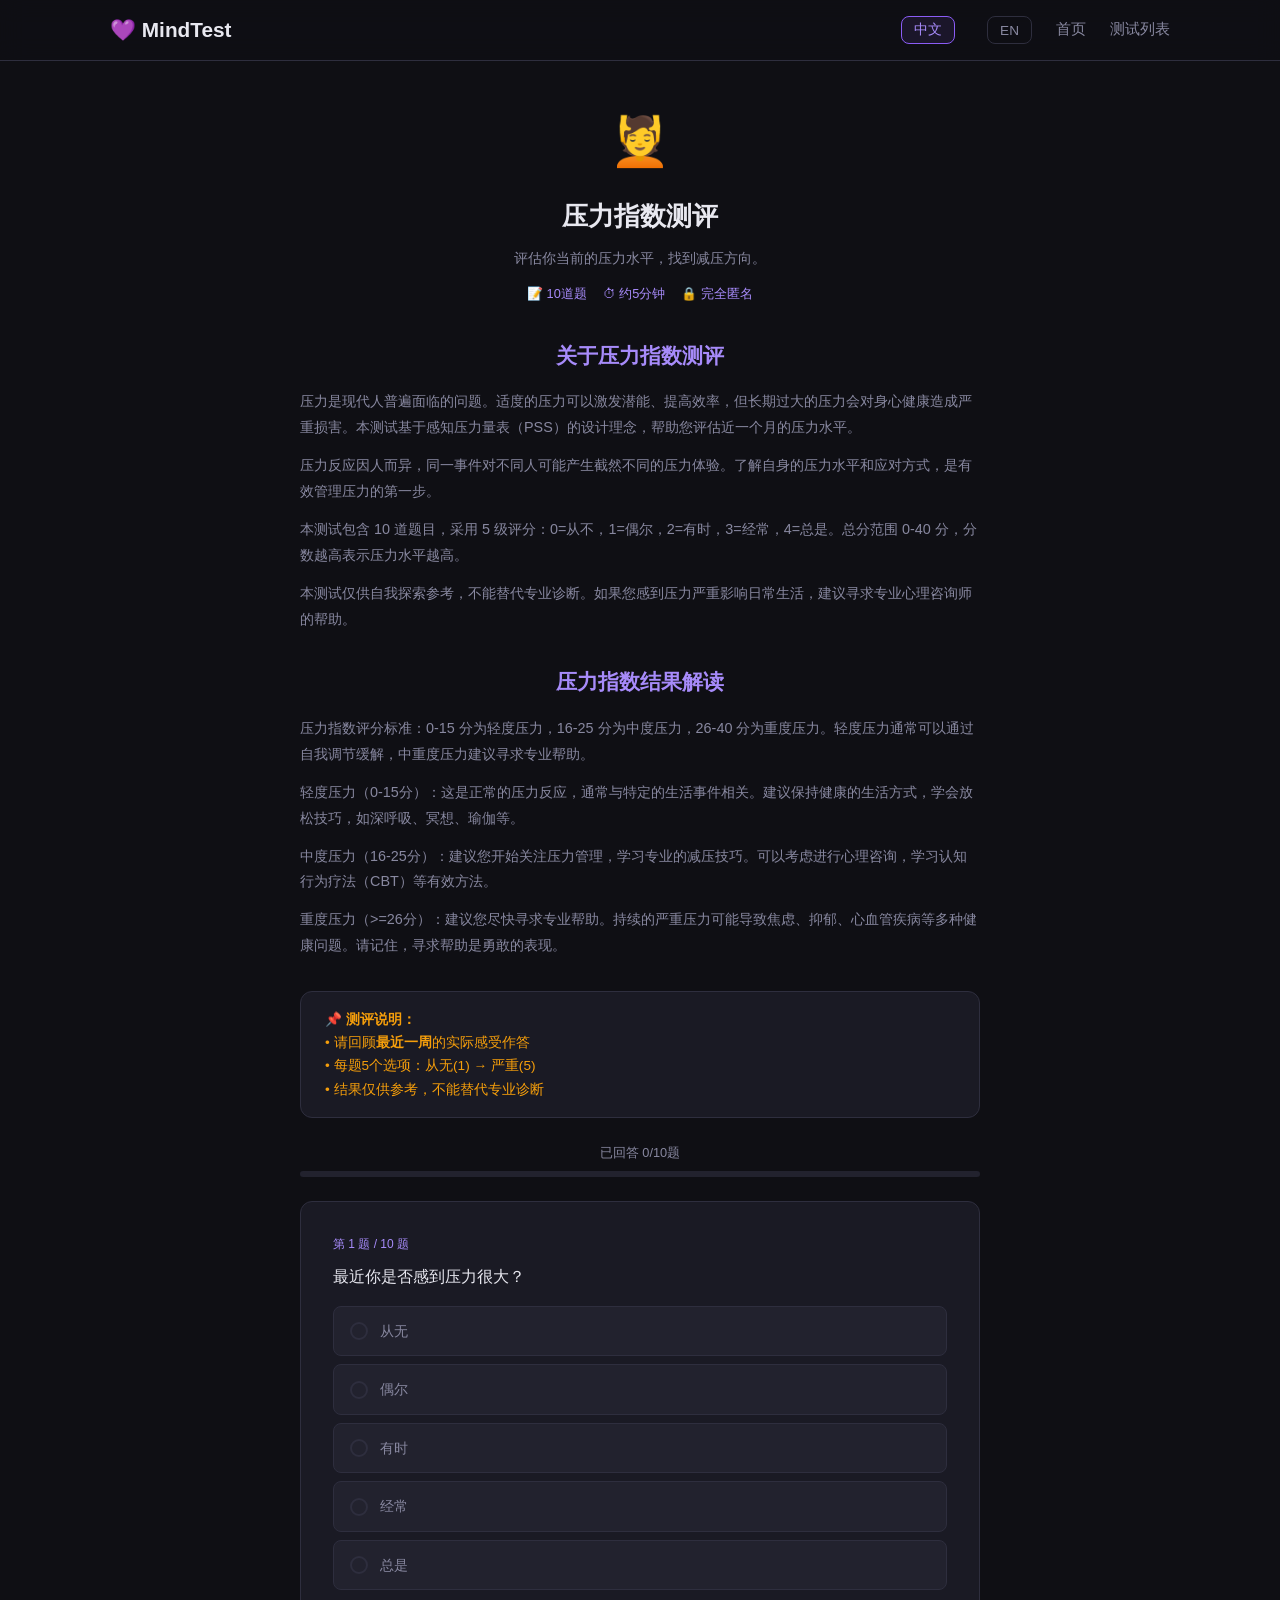
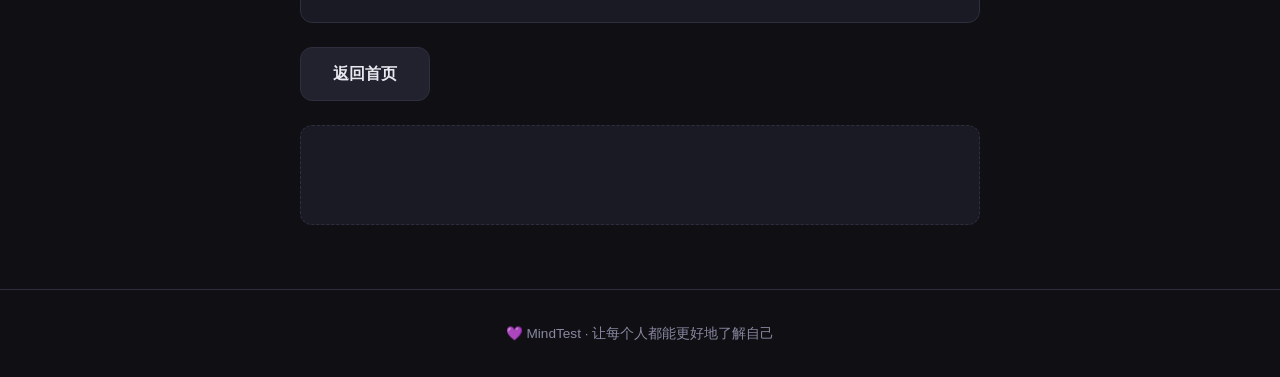
<file: stress.html>
<!DOCTYPE html>
<html lang="zh-CN">
<head>
<script async src="https://pagead2.googlesyndication.com/pagead/js/adsbygoogle.js?client=ca-pub-4116656020104879" crossorigin="anonymous"></script>
<meta charset="UTF-8">
<meta name="google-adsense-account" content="ca-pub-4116656020104879">
<meta name="viewport" content="width=device-width, initial-scale=1.0">
<title data-i18n="stress_title_page">压力指数测评 | 你有多大的压力？- MindTest</title>
<meta name="description" content="免费在线压力指数测评，10道题快速评估你当前的压力水平，找到减压方向。">
<link rel="stylesheet" href="css/style.css">
</head>
<body>
<header class="site-header">
  <div class="container header-inner">
    <a href="index.html" class="logo">💜 MindTest</a>
    <nav class="nav">      <button onclick="switchLang('zh')" id="lang-zh" class="lang-btn active">中文</button>      <button onclick="switchLang('en')" id="lang-en" class="lang-btn">EN</button>
      <a href="index.html" data-i18n="home">首页</a>
      <a href="index.html#tests" data-i18n="tests">所有测试</a>
    </nav>
  </div>
</header>

<div class="test-page">
  <div class="test-header">
    <div class="test-icon">💆</div>
    <h2 data-i18n="stress_title">压力指数测评</h2>
    <p data-i18n="stress_desc">现代生活节奏快，压力无处不在。本测评帮你快速评估当前压力水平，找到适合自己的减压方向。</p>
    <div class="meta">
      <span data-i18n="stress_meta_0">📝 10道题</span>
      <span data-i18n="stress_meta_1">⏱ 约5分钟</span>
      <span data-i18n="stress_meta_2">🔒 完全匿名</span>
    </div>
  </div>

  <!-- Test Description -->
  <div class="test-content-section">
    <h2 data-i18n="stress_intro_title">关于压力指数测评</h2>
    <p data-i18n="stress_intro_p1">压力是现代社会普遍存在的问题。适度的压力可以激发潜能、提高工作效率，但长期过大的压力会对身心健康造成严重损害。研究表明，持续的高压状态可能导致焦虑、抑郁、心血管疾病、免疫力下降等多种健康问题。</p>
    <p data-i18n="stress_intro_p2">本测试基于 Perceived Stress Scale（PSS，感知压力量表）的设计理念，评估您在过去一个月中感受到的压力程度。压力并非仅仅是外部事件的客观描述，而是个体对压力的主观感受和应对能力的综合评估。同一个事件对不同人可能产生截然不同的压力体验。</p>
    <p data-i18n="stress_intro_p3">了解自身的压力水平是有效管理压力的第一步。本测试帮助您识别当前压力水平，发现可能的压力来源，从而采取针对性的减压措施。无论是工作压力、学习压力还是生活压力，都有科学有效的应对方法。</p>
    <p data-i18n="stress_intro_p4">本测试仅供自我探索参考，不能替代专业诊断。如果您感到压力严重影响了日常生活，建议寻求心理咨询师的帮助，学习专业的压力管理技巧。</p>
  </div>

  <!-- Result Interpretation -->
  <div class="test-content-section">
    <h2 data-i18n="stress_result_title">压力管理建议</h2>
    <p data-i18n="stress_result_p1">压力管理是一个系统性的过程，需要从多个角度入手。以下是一些经过科学验证的减压方法：规律运动（每周 3-5 次，每次 30 分钟以上）、正念冥想（每天 10-15 分钟）、充足的睡眠（每晚 7-8 小时）、健康饮食、社交支持以及时间管理。</p>
    <p data-i18n="stress_result_p2">轻度压力（0-15分）通常可以通过自我调节得到缓解。建议您保持健康的生活方式，学会时间管理，合理安排工作和休息。尝试每天给自己留出一些放松的时间，进行深呼吸、冥想或简单的伸展运动。</p>
    <p data-i18n="stress_result_p3">中度压力（16-25分）可能需要更系统的管理策略。除了上述方法外，建议建立明确的工作边界，学会说"不"，培养兴趣爱好，保持与亲友的联系。考虑学习专业的压力管理课程或参加减压工作坊。</p>
    <p data-i18n="stress_result_p4">重度及极度压力（≥26分）需要认真对待。持续的高压状态可能导致身心健康问题。建议您寻求专业心理咨询师的帮助，学习专业的应对技巧。同时，考虑调整当前的生活或工作模式，寻找压力的根本原因并加以解决。</p>
  </div>

  <div class="disclaimer" style="margin-bottom:24px;text-align:left" data-i18n="disclaimer_test">
    📌 <strong data-i18n="disclaimer_test">测评说明：</strong><br>
    • 请根据<strong>最近一周</strong>的实际感受作答<br>
    • 每题5个选项：从"从无"到"总是"<br>
    • 结果仅供参考，不能替代专业诊断
  </div>

  <div class="progress-text" id="progress-text" data-i18n="progress_text">请完成所有题目后点击提交</div>
  <div class="progress-bar"><div class="progress-fill" id="progress-fill" style="width:0%"></div></div>

  <div id="questions-container"></div>

  <div class="test-actions">
    <a href="index.html" class="btn btn-secondary" data-i18n="back_home">返回首页</a>
    <span></span>
  </div>

  <div class="ad-placeholder" style="margin-top:24px">
    <ins class="adsbygoogle"
          style="display:block"
          data-ad-client="ca-pub-4116656020104879"
          data-ad-slot="4402557622"
          data-ad-format="auto"
          data-full-width-responsive="true"></ins>
  </div>
</div>

<footer class="site-footer">
  <div class="container">
    <p>💜 MindTest · <span data-i18n="footer_slogan">让每个人都能更好地了解自己</span></p>
  </div>
</footer>

<script src="js/tests.js?v=12"></script>
<script src="js/config.js?v=12"></script>
<script src="js/i18n.js?v=12"></script>
<script src="js/main.js?v=12"></script>
<script>(adsbygoogle = window.adsbygoogle || []).push({});</script>
</body>
</html>
</file>
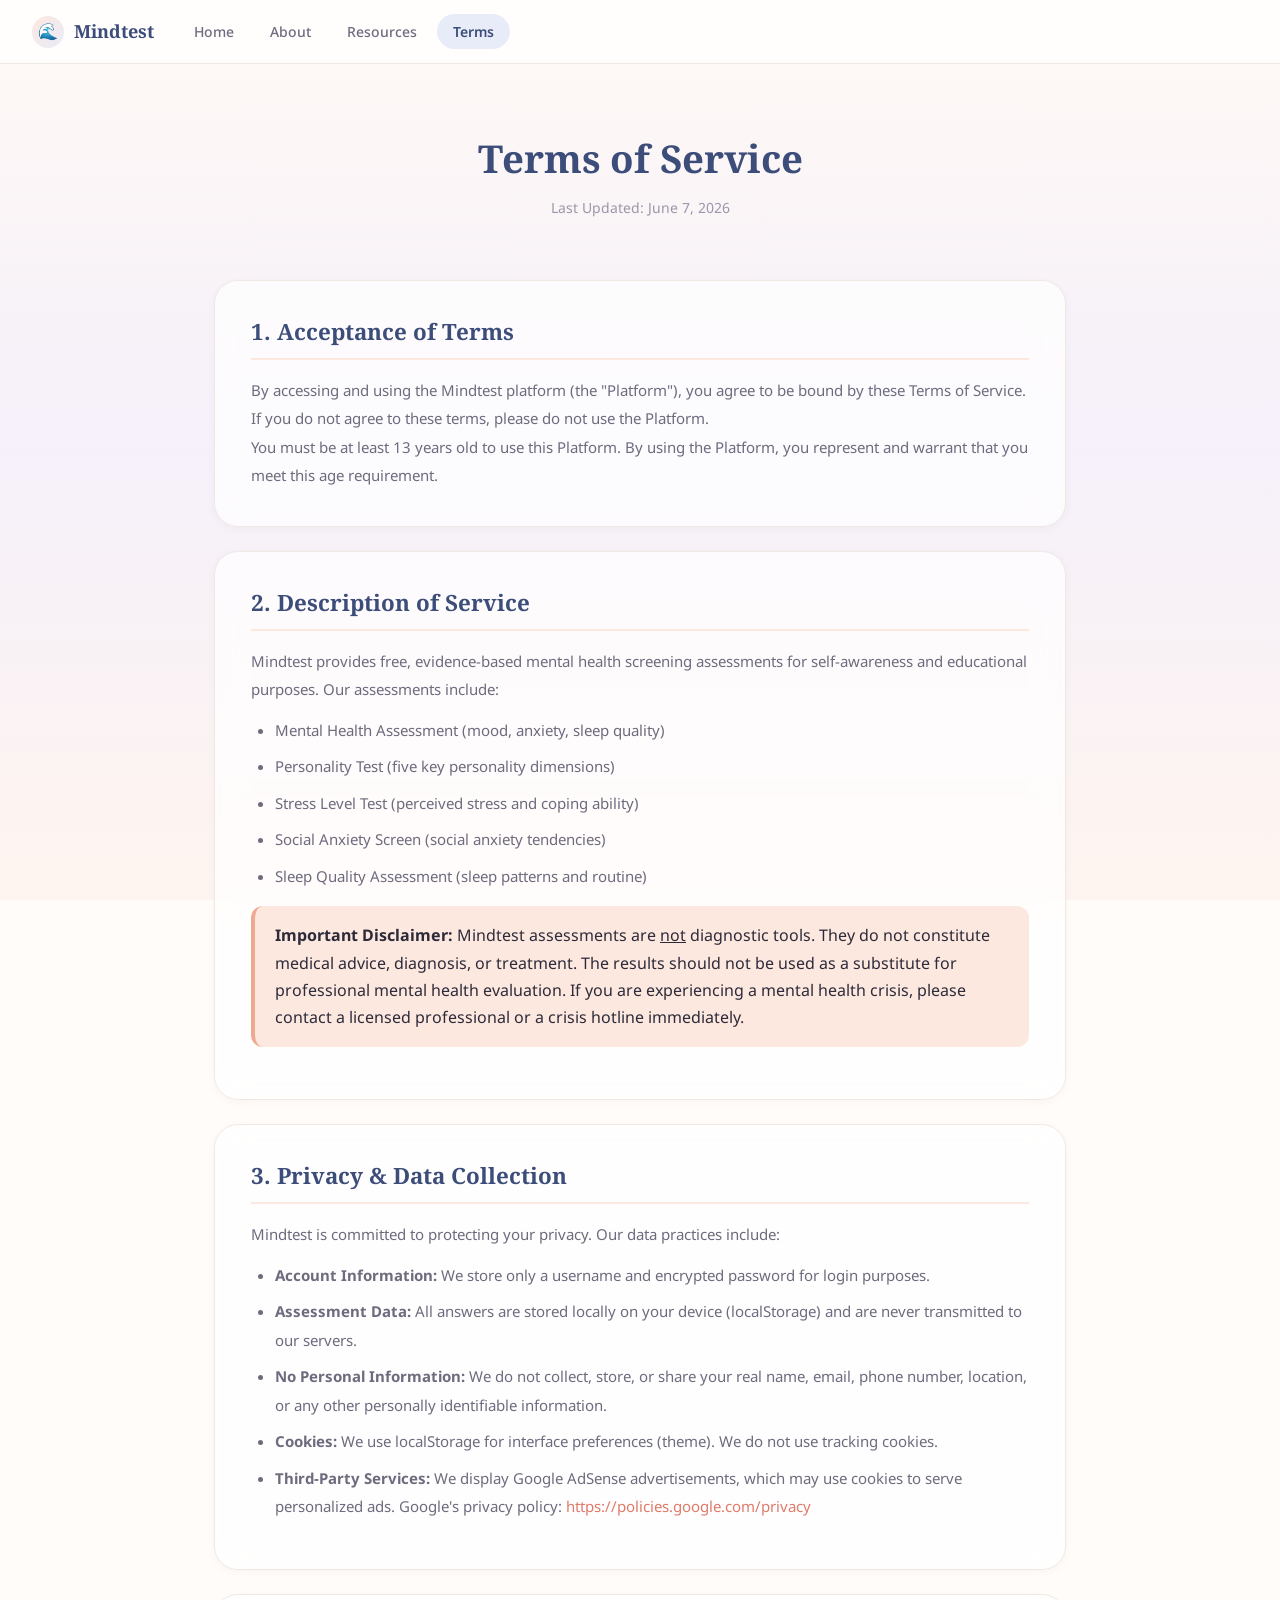
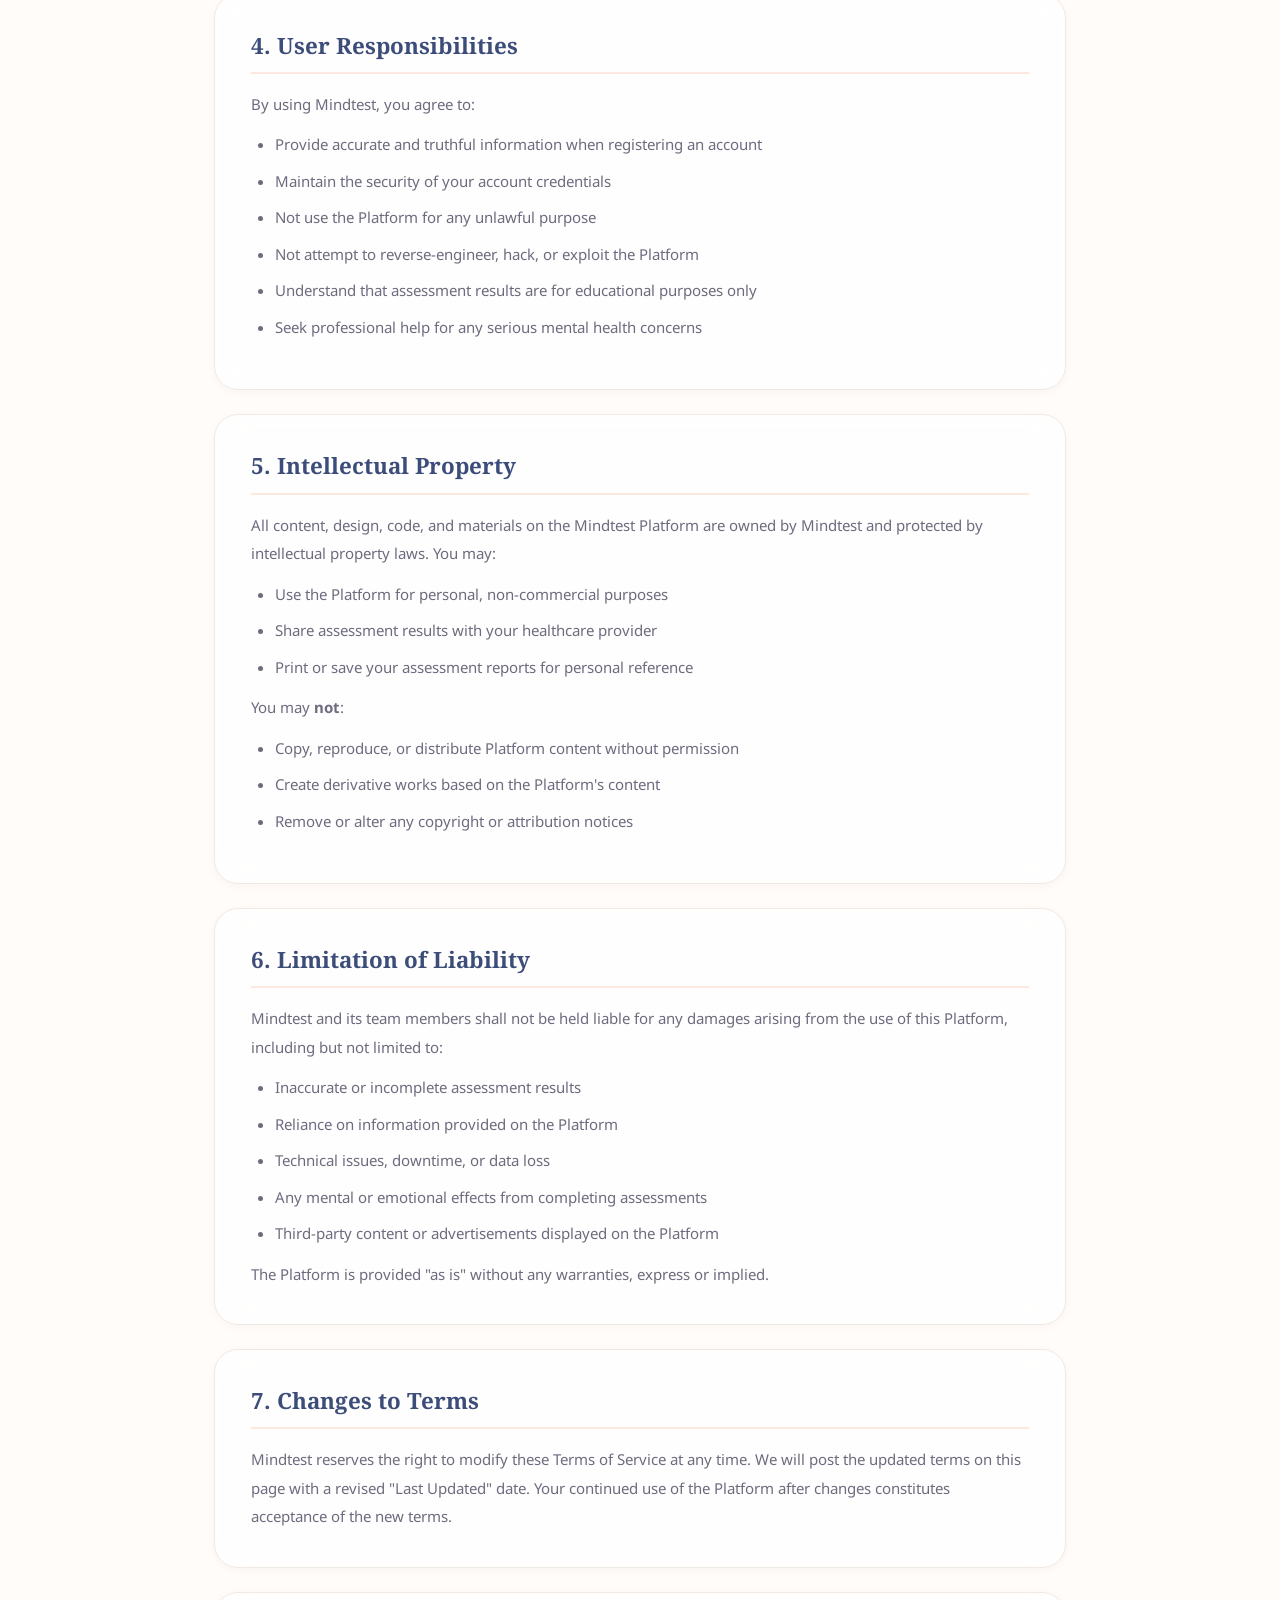
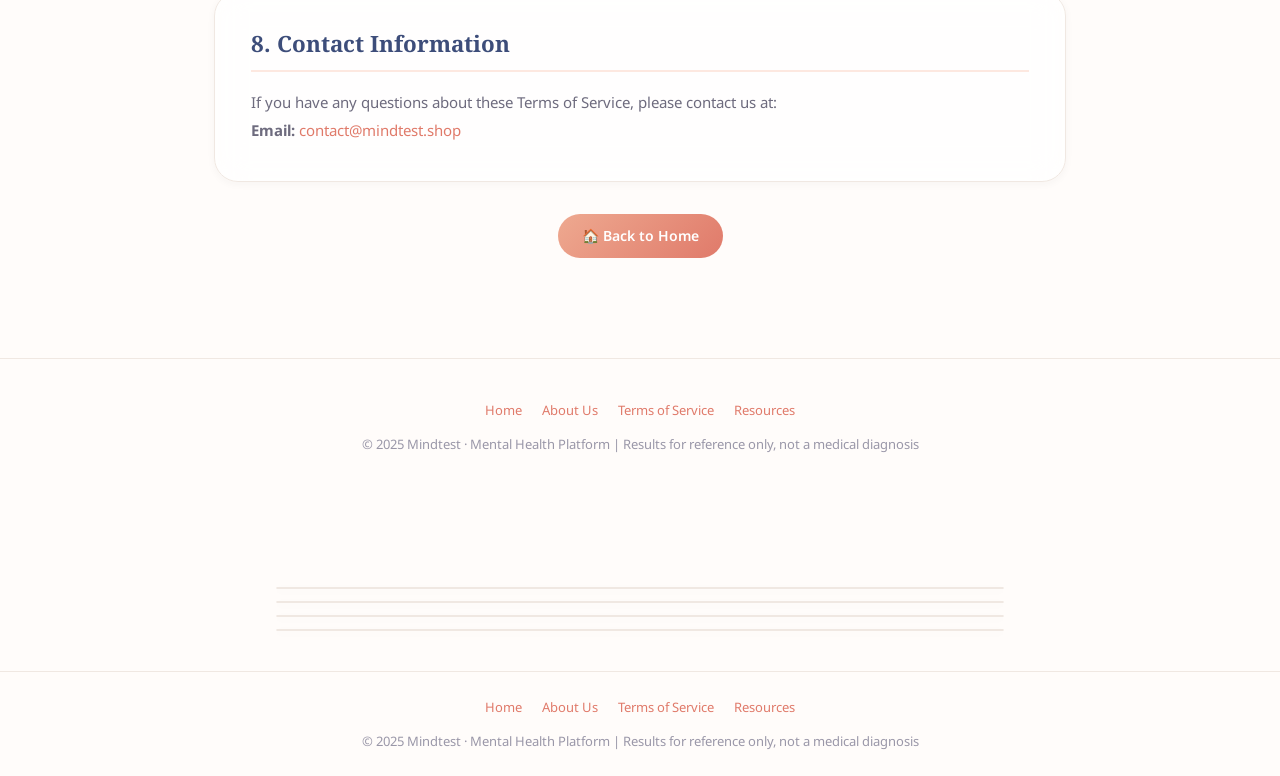
<file: terms.html>
<!DOCTYPE html>
<html lang="zh-CN">
<head>
<meta charset="UTF-8">
<meta name="viewport" content="width=device-width, initial-scale=1.0">
<title>Terms of Service · Mindtest</title>
<meta name="description" content="Mindtest Terms of Service. Read our terms of use, privacy policy, disclaimer, and user responsibilities for the free mental health assessment platform.">
<meta name="robots" content="index, follow">
<link rel="canonical" href="https://mindtest.shop/terms.html">

<style>
  @import url('https://fonts.googleapis.com/css2?family=Inter:wght@300;400;500;600;700;800&family=Noto+Serif:wght@400;600;700&family=Noto+Sans:wght@300;400;500;600;700&display=swap');

  *, *::before, *::after { margin: 0; padding: 0; box-sizing: border-box; }

  :root {
    --coral: #EEA990; --coral-dark: #E07A6A; --coral-light: #FDE8E0;
    --indigo: #6B7DB3; --indigo-dark: #3D4D7A; --indigo-light: #E8ECF8;
    --cream: #FFF9F5; --cream-dark: #F0E8E2;
    --text: #2D2B3A; --text-secondary: #6E6B7E; --text-muted: #9A97A8;
    --bg: #FFFCFA;
    --bg-card: rgba(255,255,255,0.7);
    --bg-gradient: linear-gradient(180deg, #FFF9F5 0%, #F5F0FA 50%, #FFF5F0 100%);
    --shadow-sm: 0 2px 8px rgba(45,43,58,0.04);
    --shadow-md: 0 8px 24px rgba(45,43,58,0.06);
    --radius-md: 12px; --radius-lg: 16px; --radius-xl: 24px; --radius-full: 9999px;
    --nav-h: 64px;
    --font-display: 'Noto Serif', serif;
    --font-body: 'Noto Sans', 'Inter', sans-serif;
  }

  body {
    font-family: var(--font-body); font-size: 16px; line-height: 1.7;
    color: var(--text); background: var(--bg); min-height: 100vh;
    overflow-x: hidden;
  }
  body::before {
    content: ''; position: fixed; top: 0; left: 0; width: 100%; height: 100%;
    background: var(--bg-gradient),
      radial-gradient(ellipse at 15% 25%, rgba(238,169,144,0.08) 0%, transparent 55%);
    pointer-events: none; z-index: -1;
  }

  h1,h2,h3,h4 { font-family: var(--font-display); font-weight: 700; line-height: 1.3; color: var(--indigo-dark); }
  a { color: var(--coral-dark); text-decoration: none; }
  a:hover { color: var(--coral); }

  .nav {
    position: fixed; top: 0; left: 0; right: 0; height: var(--nav-h);
    background: rgba(255,255,255,0.8); backdrop-filter: blur(16px);
    border-bottom: 1px solid var(--cream-dark); z-index: 100;
    display: flex; align-items: center; justify-content: space-between;
    padding: 0 32px;
  }
  .nav-left { display: flex; align-items: center; gap: 24px; }
  .nav-logo {
    display: flex; align-items: center; gap: 10px; font-family: var(--font-display);
    font-size: 18px; font-weight: 700; color: var(--indigo-dark); cursor: pointer;
  }
  .nav-logo .logo-icon { width: 32px; height: 32px; background: linear-gradient(135deg, var(--coral-light), var(--indigo-light)); border-radius: 50%; display: flex; align-items: center; justify-content: center; font-size: 16px; }
  .nav-links { display: flex; align-items: center; gap: 4px; }
  .nav-link { padding: 8px 16px; border-radius: var(--radius-full); font-size: 14px; font-weight: 500; color: var(--text-secondary); cursor: pointer; transition: 0.3s; border: none; background: none; font-family: var(--font-body); }
  .nav-link:hover { background: var(--cream); color: var(--indigo); }
  .nav-link.active { background: var(--indigo-light); color: var(--indigo-dark); font-weight: 600; }

  .container { max-width: 900px; margin: 0 auto; padding: 0 24px; }
  .page { padding-top: calc(var(--nav-h) + 40px); min-height: 100vh; }

  .terms-header { text-align: center; padding: 30px 0 40px; }
  .terms-header h1 { font-size: 2.4rem; margin-bottom: 12px; }
  .terms-header .updated { font-size: 14px; color: var(--text-muted); }

  .terms-content { padding: 20px 0 60px; }
  .terms-card { background: var(--bg-card); backdrop-filter: blur(16px); border-radius: var(--radius-xl); box-shadow: var(--shadow-sm); border: 1px solid var(--cream-dark); padding: 36px; margin-bottom: 24px; }
  .terms-card h2 { font-size: 1.4rem; margin-bottom: 16px; padding-bottom: 12px; border-bottom: 2px solid var(--coral-light); display: flex; align-items: center; gap: 10px; }
  .terms-card h3 { font-size: 1.1rem; margin: 16px 0 8px; color: var(--text-secondary); }
  .terms-card p, .terms-card li { color: var(--text-secondary); line-height: 1.9; font-size: 15px; }
  .terms-card ul, .terms-card ol { padding-left: 24px; margin: 12px 0; }
  .terms-card li { margin-bottom: 8px; }
  .terms-card .highlight { background: var(--coral-light); padding: 16px 20px; border-radius: var(--radius-md); margin: 16px 0; border-left: 4px solid var(--coral); }

  .footer { text-align: center; padding: 40px 24px; color: var(--text-muted); font-size: 13px; border-top: 1px solid var(--cream-dark); margin-top: 40px; }
  .footer-links { display: flex; justify-content: center; gap: 20px; margin-bottom: 12px; flex-wrap: wrap; }

  .btn-primary { display: inline-flex; align-items: center; gap: 8px; padding: 10px 24px; border: none; border-radius: var(--radius-full); font-size: 14px; font-weight: 600; cursor: pointer; background: linear-gradient(135deg, var(--coral), var(--coral-dark)); color: #fff; text-decoration: none; }

  @media (max-width: 640px) {
    .nav { padding: 0 16px; }
    .nav-link { font-size: 12px; padding: 6px 10px; }
    .terms-card { padding: 24px 18px; }
    .terms-header h1 { font-size: 1.8rem; }
  }
</style>
</head>
<body>

<!-- ===== NAV ===== -->
<nav class="nav">
  <div class="nav-left">
    <div class="nav-logo" onclick="location.href='index.html'">
      <div class="logo-icon">🌊</div>
      <span>Mindtest</span>
    </div>
    <div class="nav-links">
      <button class="nav-link" onclick="location.href='index.html'">Home</button>
      <button class="nav-link" onclick="location.href='about.html'">About</button>
      <button class="nav-link" onclick="location.href='article-anxiety.html'">Resources</button>
      <button class="nav-link active">Terms</button>
    </div>
  </div>
</nav>

<!-- ===== CONTENT ===== -->
<div class="page">
  <div class="container">
    <div class="terms-header">
      <h1>Terms of Service</h1>
      <p class="updated">Last Updated: June 7, 2026</p>
    </div>

    <div class="terms-content">
      <!-- Acceptance -->
      <div class="terms-card">
        <h2>1. Acceptance of Terms</h2>
        <p>By accessing and using the Mindtest platform (the "Platform"), you agree to be bound by these Terms of Service. If you do not agree to these terms, please do not use the Platform.</p>
        <p>You must be at least 13 years old to use this Platform. By using the Platform, you represent and warrant that you meet this age requirement.</p>
      </div>

      <!-- Description -->
      <div class="terms-card">
        <h2>2. Description of Service</h2>
        <p>Mindtest provides free, evidence-based mental health screening assessments for self-awareness and educational purposes. Our assessments include:</p>
        <ul>
          <li>Mental Health Assessment (mood, anxiety, sleep quality)</li>
          <li>Personality Test (five key personality dimensions)</li>
          <li>Stress Level Test (perceived stress and coping ability)</li>
          <li>Social Anxiety Screen (social anxiety tendencies)</li>
          <li>Sleep Quality Assessment (sleep patterns and routine)</li>
        </ul>
        <div class="highlight">
          <strong>Important Disclaimer:</strong> Mindtest assessments are <u>not</u> diagnostic tools. They do not constitute medical advice, diagnosis, or treatment. The results should not be used as a substitute for professional mental health evaluation. If you are experiencing a mental health crisis, please contact a licensed professional or a crisis hotline immediately.
        </div>
      </div>

      <!-- Privacy -->
      <div class="terms-card">
        <h2>3. Privacy & Data Collection</h2>
        <p>Mindtest is committed to protecting your privacy. Our data practices include:</p>
        <ul>
          <li><strong>Account Information:</strong> We store only a username and encrypted password for login purposes.</li>
          <li><strong>Assessment Data:</strong> All answers are stored locally on your device (localStorage) and are never transmitted to our servers.</li>
          <li><strong>No Personal Information:</strong> We do not collect, store, or share your real name, email, phone number, location, or any other personally identifiable information.</li>
          <li><strong>Cookies:</strong> We use localStorage for interface preferences (theme). We do not use tracking cookies.</li>
          <li><strong>Third-Party Services:</strong> We display Google AdSense advertisements, which may use cookies to serve personalized ads. Google's privacy policy: <a href="https://policies.google.com/privacy" target="_blank">https://policies.google.com/privacy</a></li>
        </ul>
      </div>

      <!-- User Conduct -->
      <div class="terms-card">
        <h2>4. User Responsibilities</h2>
        <p>By using Mindtest, you agree to:</p>
        <ul>
          <li>Provide accurate and truthful information when registering an account</li>
          <li>Maintain the security of your account credentials</li>
          <li>Not use the Platform for any unlawful purpose</li>
          <li>Not attempt to reverse-engineer, hack, or exploit the Platform</li>
          <li>Understand that assessment results are for educational purposes only</li>
          <li>Seek professional help for any serious mental health concerns</li>
        </ul>
      </div>

      <!-- Intellectual Property -->
      <div class="terms-card">
        <h2>5. Intellectual Property</h2>
        <p>All content, design, code, and materials on the Mindtest Platform are owned by Mindtest and protected by intellectual property laws. You may:</p>
        <ul>
          <li>Use the Platform for personal, non-commercial purposes</li>
          <li>Share assessment results with your healthcare provider</li>
          <li>Print or save your assessment reports for personal reference</li>
        </ul>
        <p>You may <strong>not</strong>:</p>
        <ul>
          <li>Copy, reproduce, or distribute Platform content without permission</li>
          <li>Create derivative works based on the Platform's content</li>
          <li>Remove or alter any copyright or attribution notices</li>
        </ul>
      </div>

      <!-- Limitation of Liability -->
      <div class="terms-card">
        <h2>6. Limitation of Liability</h2>
        <p>Mindtest and its team members shall not be held liable for any damages arising from the use of this Platform, including but not limited to:</p>
        <ul>
          <li>Inaccurate or incomplete assessment results</li>
          <li>Reliance on information provided on the Platform</li>
          <li>Technical issues, downtime, or data loss</li>
          <li>Any mental or emotional effects from completing assessments</li>
          <li>Third-party content or advertisements displayed on the Platform</li>
        </ul>
        <p>The Platform is provided "as is" without any warranties, express or implied.</p>
      </div>

      <!-- Changes -->
      <div class="terms-card">
        <h2>7. Changes to Terms</h2>
        <p>Mindtest reserves the right to modify these Terms of Service at any time. We will post the updated terms on this page with a revised "Last Updated" date. Your continued use of the Platform after changes constitutes acceptance of the new terms.</p>
      </div>

      <!-- Contact -->
      <div class="terms-card">
        <h2>8. Contact Information</h2>
        <p>If you have any questions about these Terms of Service, please contact us at:</p>
        <p><strong>Email:</strong> <a href="mailto:contact@mindtest.shop">contact@mindtest.shop</a></p>
      </div>

      <!-- CTA -->
      <div style="text-align: center; margin-top: 32px;">
        <a href="index.html" class="btn-primary">🏠 Back to Home</a>
      </div>
    </div>
  </div>
</div>

<!-- ===== FOOTER ===== -->
<div class="footer">
  <div class="footer-links">
    <a href="index.html">Home</a>
    <a href="about.html">About Us</a>
    <a href="terms.html">Terms of Service</a>
    <a href="article-anxiety.html">Resources</a>
  </div>
  <p>&copy; 2025 Mindtest &middot; Mental Health Platform | Results for reference only, not a medical diagnosis</p>
</div>

<script>
  // Adsterra Popunder
  (function() {
    var s = document.createElement('script');
    s.src = 'https://talentpastryadvisedly.com/6b/c7/f8/6bc7f847aabef2e03bd1b667c60a1328.js';
    s.async = true;
    document.head.appendChild(s);
  })();
  // Adsterra SocialBar
  (function() {
    var s = document.createElement('script');
    s.src = 'https://pl29678647.effectivecpmnetwork.com/02/85/cf/0285cff60ec6786f3aae9401d8a4e13d.js';
    s.async = true;
    document.head.appendChild(s);
  })();
</script>
<!-- ===== FOOTER & ADS ===== -->
<footer style="background:transparent; padding:0; border-top:none; margin-top:60px;">
  <!-- Adsterra Ad Container -->
  <div style="max-width:728px; margin:0 auto; padding:32px 0 24px;">
    <div style="text-align:center; margin:0 auto 12px; overflow:hidden; border-radius:12px; background:rgba(255,255,255,0.5); border:1px solid var(--cream-dark); box-shadow:var(--shadow-sm);">
      <script>
        atOptions = {
          'key' : '7399176015898a5b41f2c41d9f6cd7b6',
          'format' : 'iframe',
          'height' : 90,
          'width' : 728,
          'params' : {}
        };
      </script>
      <script src="https://talentpastryadvisedly.com/7399176015898a5b41f2c41d9f6cd7b6/invoke.js"></script>
    </div>
    <div style="text-align:center; margin:0 auto 12px; overflow:hidden; border-radius:12px; background:rgba(255,255,255,0.5); border:1px solid var(--cream-dark); box-shadow:var(--shadow-sm);">
      <script async="async" data-cfasync="false" src="https://pl29678646.effectivecpmnetwork.com/3c479f3424f982b35328e920e6f83092/invoke.js"></script>
      <div id="container-3c479f3424f982b35328e920e6f83092" style="max-width:300px; margin:0 auto;"></div>
    </div>
    <div style="text-align:center; margin:0 auto 12px; overflow:hidden; border-radius:12px; background:rgba(255,255,255,0.5); border:1px solid var(--cream-dark); box-shadow:var(--shadow-sm);">
      <script>
        atOptions = {
          'key' : '523c88b9d8b3591935d187be2e8f8d4b',
          'format' : 'iframe',
          'height' : 60,
          'width' : 468,
          'params' : {}
        };
      </script>
      <script src="https://talentpastryadvisedly.com/523c88b9d8b3591935d187be2e8f8d4b/invoke.js"></script>
    </div>
    <div style="text-align:center; margin:0 auto 16px; overflow:hidden; border-radius:12px; background:rgba(255,255,255,0.5); border:1px solid var(--cream-dark); box-shadow:var(--shadow-sm);">
      <script>
        atOptions = {
          'key' : '67aac74be6a6eca15b98aaed233409ee',
          'format' : 'iframe',
          'height' : 50,
          'width' : 320,
          'params' : {}
        };
      </script>
      <script src="https://talentpastryadvisedly.com/67aac74be6a6eca15b98aaed233409ee/invoke.js"></script>
    </div>
  </div>
  <!-- Footer Content -->
  <div style="text-align:center;padding:24px;color:var(--text-muted);font-size:13px;border-top:1px solid var(--cream-dark);background:transparent;">
    <div class="footer-links">
      <a href="index.html">Home</a>
      <a href="about.html">About Us</a>
      <a href="terms.html">Terms of Service</a>
      <a href="article-anxiety.html">Resources</a>
    </div>
    <p>&copy; 2025 Mindtest &middot; Mental Health Platform | Results for reference only, not a medical diagnosis</p>
  </div>
</footer>

</body>
</html>
</file>
<file: css/style.css>
/* ========== Reset & Base ========== */
*, *::before, *::after { box-sizing: border-box; margin: 0; padding: 0; }

:root {
  --bg: #0f0f14;
  --surface: #1a1a24;
  --surface2: #22222e;
  --border: #2e2e3e;
  --text: #e8e8f0;
  --text-muted: #8888a0;
  --accent: #8b5cf6;
  --accent-light: #a78bfa;
  --accent-glow: rgba(139, 92, 246, 0.3);
  --success: #22c55e;
  --warning: #f59e0b;
  --danger: #ef4444;
  --radius: 12px;
  --radius-sm: 8px;
}

body {
  font-family: -apple-system, BlinkMacSystemFont, "Segoe UI", "PingFang SC", "Hiragino Sans GB", "Microsoft YaHei", sans-serif;
  background: var(--bg);
  color: var(--text);
  line-height: 1.7;
  min-height: 100vh;
}

.container { max-width: 1100px; margin: 0 auto; padding: 0 20px; }
a { color: var(--accent-light); text-decoration: none; }
a:hover { color: var(--accent); }

/* ========== Header ========== */
.lang-btn { background: transparent; border: 1px solid var(--border); color: var(--text-muted); padding: 4px 12px; border-radius: var(--radius-sm); cursor: pointer; font-size: 0.85rem; transition: all .2s; margin-left: 8px; }
.lang-btn:hover, .lang-btn.active { border-color: var(--accent); color: var(--accent-light); background: rgba(139,92,246,0.1); }
.site-header {
  background: rgba(15,15,20,0.9);
  backdrop-filter: blur(12px);
  border-bottom: 1px solid var(--border);
  position: sticky; top: 0; z-index: 100;
}
.header-inner { display: flex; align-items: center; justify-content: space-between; height: 60px; }
.logo { font-size: 1.3rem; font-weight: 700; color: var(--text) !important; }
.nav { display: flex; gap: 24px; }
.nav a { color: var(--text-muted); font-size: 0.95rem; transition: color .2s; }
.nav a:hover, .nav a.active { color: var(--accent-light); }

/* ========== Hero ========== */
.hero {
  padding: 80px 0 60px;
  text-align: center;
  background: radial-gradient(ellipse at 50% 0%, var(--accent-glow) 0%, transparent 60%);
}
.hero h1 { font-size: 2.4rem; font-weight: 800; margin-bottom: 16px; line-height: 1.3; }
.hero p { font-size: 1.1rem; color: var(--text-muted); margin-bottom: 32px; }
.btn { display: inline-block; padding: 12px 32px; border-radius: var(--radius); font-weight: 600; font-size: 1rem; transition: all .2s; cursor: pointer; border: none; }
.btn-primary { background: var(--accent); color: #fff; }
.btn-primary:hover { background: var(--accent-light); color: #fff; transform: translateY(-1px); box-shadow: 0 8px 24px var(--accent-glow); }

/* ========== Tests Section ========== */
.tests-section { padding: 60px 0; }
.section-title { font-size: 1.6rem; font-weight: 700; margin-bottom: 32px; text-align: center; }
.tests-grid { display: grid; grid-template-columns: repeat(auto-fill, minmax(300px, 1fr)); gap: 20px; }

.test-card {
  background: var(--surface);
  border: 1px solid var(--border);
  border-radius: var(--radius);
  padding: 28px;
  transition: all .25s;
  display: block;
  color: var(--text);
}
.test-card:hover { border-color: var(--accent); transform: translateY(-3px); box-shadow: 0 12px 32px rgba(0,0,0,.3); }
.test-icon { font-size: 2.2rem; margin-bottom: 12px; }
.test-card h3 { font-size: 1.15rem; font-weight: 700; margin-bottom: 8px; }
.test-card p { font-size: 0.9rem; color: var(--text-muted); margin-bottom: 16px; }
.test-meta { font-size: 0.8rem; color: var(--accent-light); background: var(--surface2); padding: 4px 10px; border-radius: 20px; }

/* ========== Features ========== */
.features { padding: 60px 0; background: var(--surface); }
.features-grid { display: grid; grid-template-columns: repeat(auto-fill, minmax(220px, 1fr)); gap: 24px; }
.feature-item { text-align: center; padding: 20px; }
.feature-icon { font-size: 2rem; margin-bottom: 12px; }
.feature-item h3 { font-size: 1rem; margin-bottom: 8px; }
.feature-item p { font-size: 0.85rem; color: var(--text-muted); }

/* ========== About ========== */
.about-section { padding: 60px 0; }
.about-section p { max-width: 700px; margin: 0 auto 16px; text-align: center; color: var(--text-muted); }
.disclaimer { background: var(--surface); border: 1px solid var(--border); border-radius: var(--radius); padding: 16px 24px; font-size: 0.85rem; color: var(--warning); margin-top: 24px; text-align: center; display: block; }
.about-section .disclaimer { margin: 24px auto 0; max-width: 700px; }

/* ========== Footer ========== */
.site-footer { padding: 32px 0; text-align: center; border-top: 1px solid var(--border); color: var(--text-muted); font-size: 0.85rem; }
.footer-note { font-size: 0.75rem; margin-top: 8px; }

/* ========== Test Page ========== */
.test-page { max-width: 720px; margin: 0 auto; padding: 40px 20px; }
.test-header { text-align: center; margin-bottom: 32px; }
.test-header .test-icon { font-size: 3rem; }
.test-header h2 { font-size: 1.6rem; margin: 12px 0 8px; }
.test-header p { color: var(--text-muted); font-size: 0.9rem; }
.test-header .meta { display: inline-flex; gap: 16px; margin-top: 12px; font-size: 0.8rem; color: var(--accent-light); }

.progress-bar { background: var(--surface2); border-radius: 20px; height: 6px; margin-bottom: 24px; overflow: hidden; }
.progress-fill { height: 100%; background: var(--accent); border-radius: 20px; transition: width .3s; }
.progress-text { text-align: center; font-size: 0.8rem; color: var(--text-muted); margin-bottom: 8px; }

.test-content-section { max-width: 700px; margin: 0 auto 32px; text-align: center; }
.test-content-section h2 { font-size: 1.3rem; margin-bottom: 16px; color: var(--accent-light); }
.test-content-section p { text-align: left; color: var(--text-muted); font-size: 0.9rem; line-height: 1.8; margin-bottom: 12px; }

.question-block { background: var(--surface); border: 1px solid var(--border); border-radius: var(--radius); padding: 32px; margin-bottom: 16px; animation: fadeIn 0.3s ease; }
@keyframes fadeIn { from { opacity: 0; transform: translateY(10px); } to { opacity: 1; transform: translateY(0); } }
.question-num { font-size: 0.75rem; color: var(--accent-light); margin-bottom: 8px; }
.question-text { font-size: 1rem; font-weight: 500; margin-bottom: 16px; }
.options { display: flex; flex-direction: column; gap: 8px; }
.option-label { display: flex; align-items: center; gap: 12px; padding: 12px 16px; background: var(--surface2); border: 1px solid var(--border); border-radius: var(--radius-sm); cursor: pointer; transition: all .2s; }
.option-label:hover { border-color: var(--accent); background: rgba(139,92,246,0.1); }
.option-label input { display: none; }
.option-label .radio { width: 18px; height: 18px; border: 2px solid var(--border); border-radius: 50%; display: flex; align-items: center; justify-content: center; flex-shrink: 0; transition: all .2s; }
.option-label input:checked ~ .radio { border-color: var(--accent); background: var(--accent); }
.option-label input:checked ~ .radio::after { content: ""; width: 6px; height: 6px; background: #fff; border-radius: 50%; }
.option-label input:checked ~ .option-text { color: var(--accent-light); }
.option-text { font-size: 0.9rem; color: var(--text-muted); transition: color .2s; }

.test-actions { display: flex; justify-content: space-between; margin-top: 24px; gap: 12px; }
.btn-secondary { background: var(--surface2); color: var(--text); border: 1px solid var(--border); }
.btn-secondary:hover { border-color: var(--accent); color: var(--text); }
.btn:disabled { opacity: 0.4; cursor: not-allowed; }

/* ========== Result Page ========== */
.result-page { max-width: 720px; margin: 0 auto; padding: 40px 20px; }
.result-card { background: var(--surface); border: 1px solid var(--border); border-radius: var(--radius); padding: 32px; margin-bottom: 24px; text-align: center; }
.result-score { font-size: 3rem; font-weight: 800; color: var(--accent-light); }
.result-level { font-size: 1.2rem; margin: 8px 0; font-weight: 600; }
.result-desc { color: var(--text-muted); font-size: 0.9rem; }
.level-normal { color: var(--success); }
.level-mild { color: var(--warning); }
.level-severe { color: var(--danger); }

.factor-grid { display: grid; grid-template-columns: repeat(auto-fill, minmax(200px, 1fr)); gap: 12px; margin-top: 20px; }
.factor-item { background: var(--surface2); border-radius: var(--radius-sm); padding: 16px; text-align: center; }
.factor-name { font-size: 0.85rem; color: var(--text-muted); margin-bottom: 4px; }
.factor-score { font-size: 1.4rem; font-weight: 700; }
.factor-bar { height: 4px; background: var(--border); border-radius: 2px; margin-top: 8px; overflow: hidden; }
.factor-bar-fill { height: 100%; border-radius: 2px; }

.result-actions { display: flex; justify-content: center; gap: 12px; margin-top: 32px; }

.ad-placeholder {
  background: var(--surface);
  border: 1px dashed var(--border);
  border-radius: var(--radius);
  padding: 16px;
  margin: 24px 0;
  min-height: 100px;
  display: flex;
  align-items: center;
  justify-content: center;
}
.ad-placeholder ins {
  border: none;
  margin: 0;
  padding: 0;
}

@media (max-width: 600px) {
  .hero h1 { font-size: 1.6rem; }
  .tests-grid { grid-template-columns: 1fr; }
  .nav { gap: 16px; }
}
</file>
